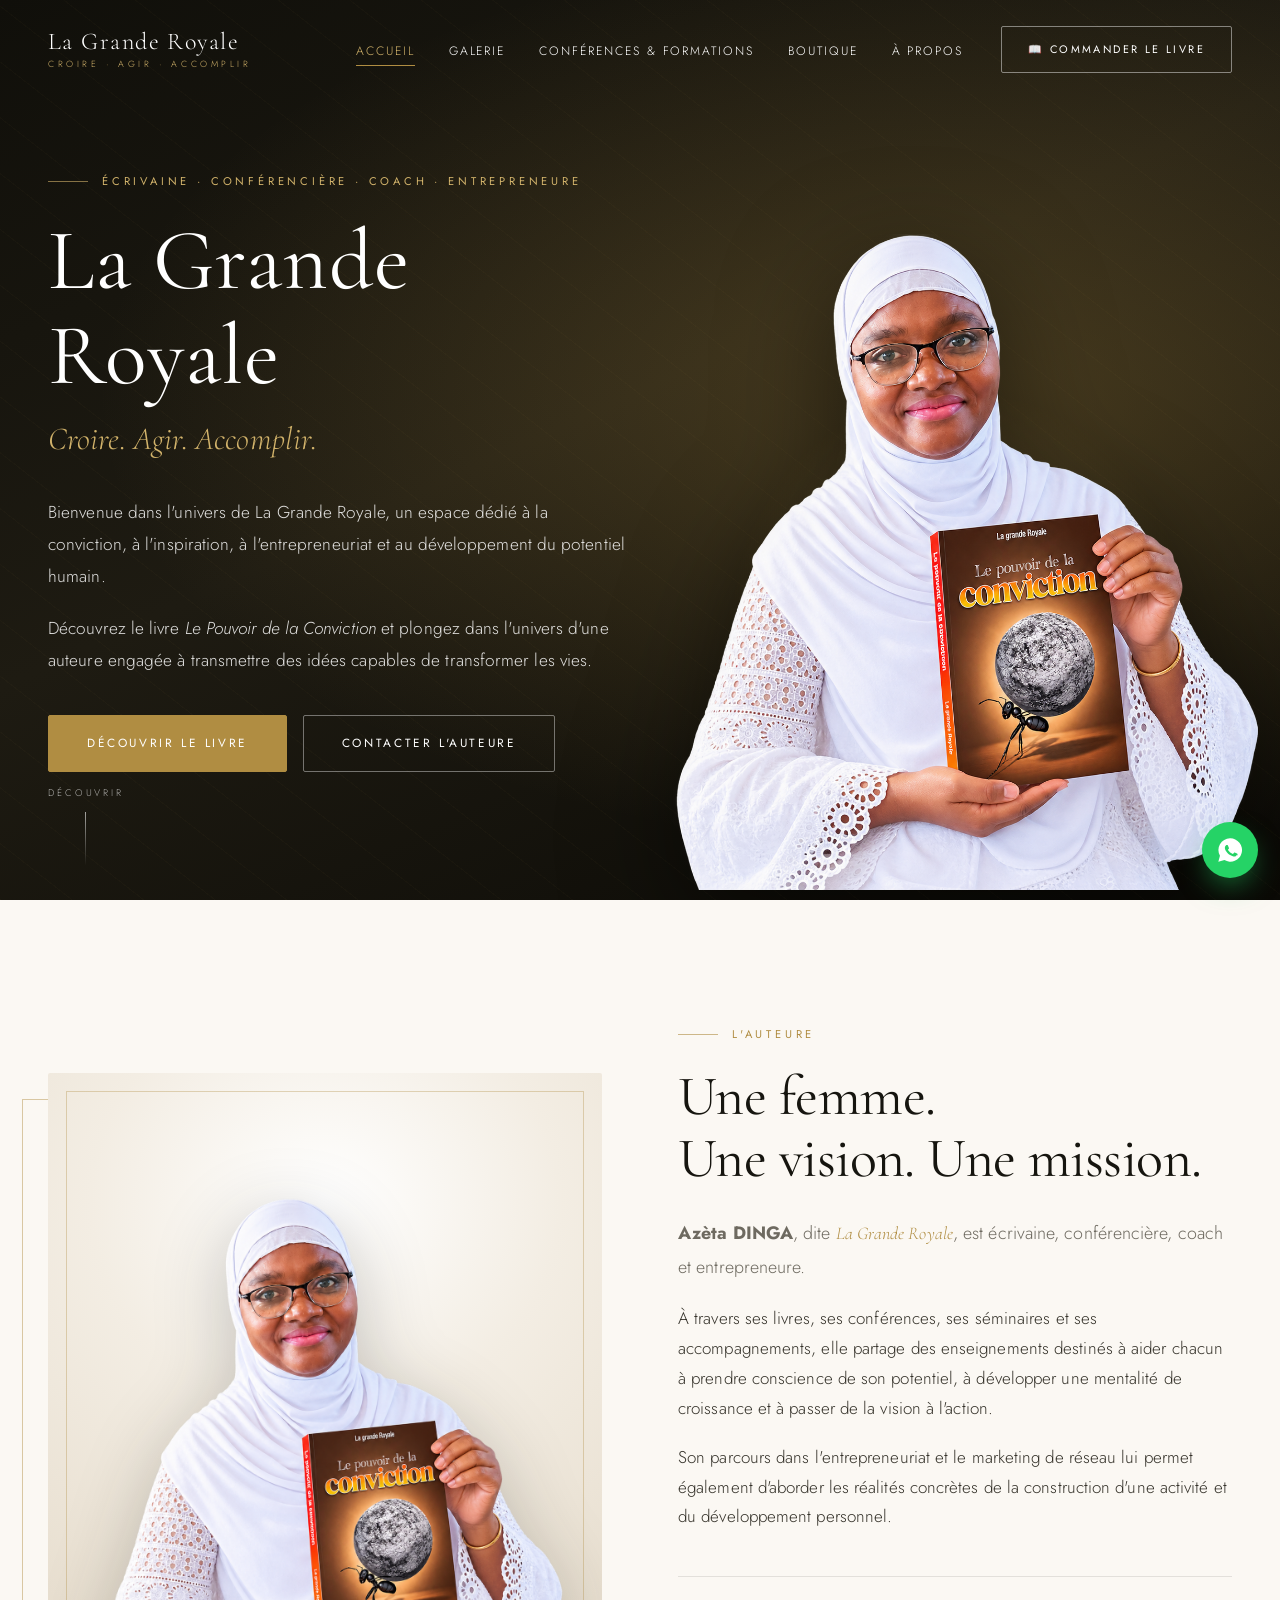
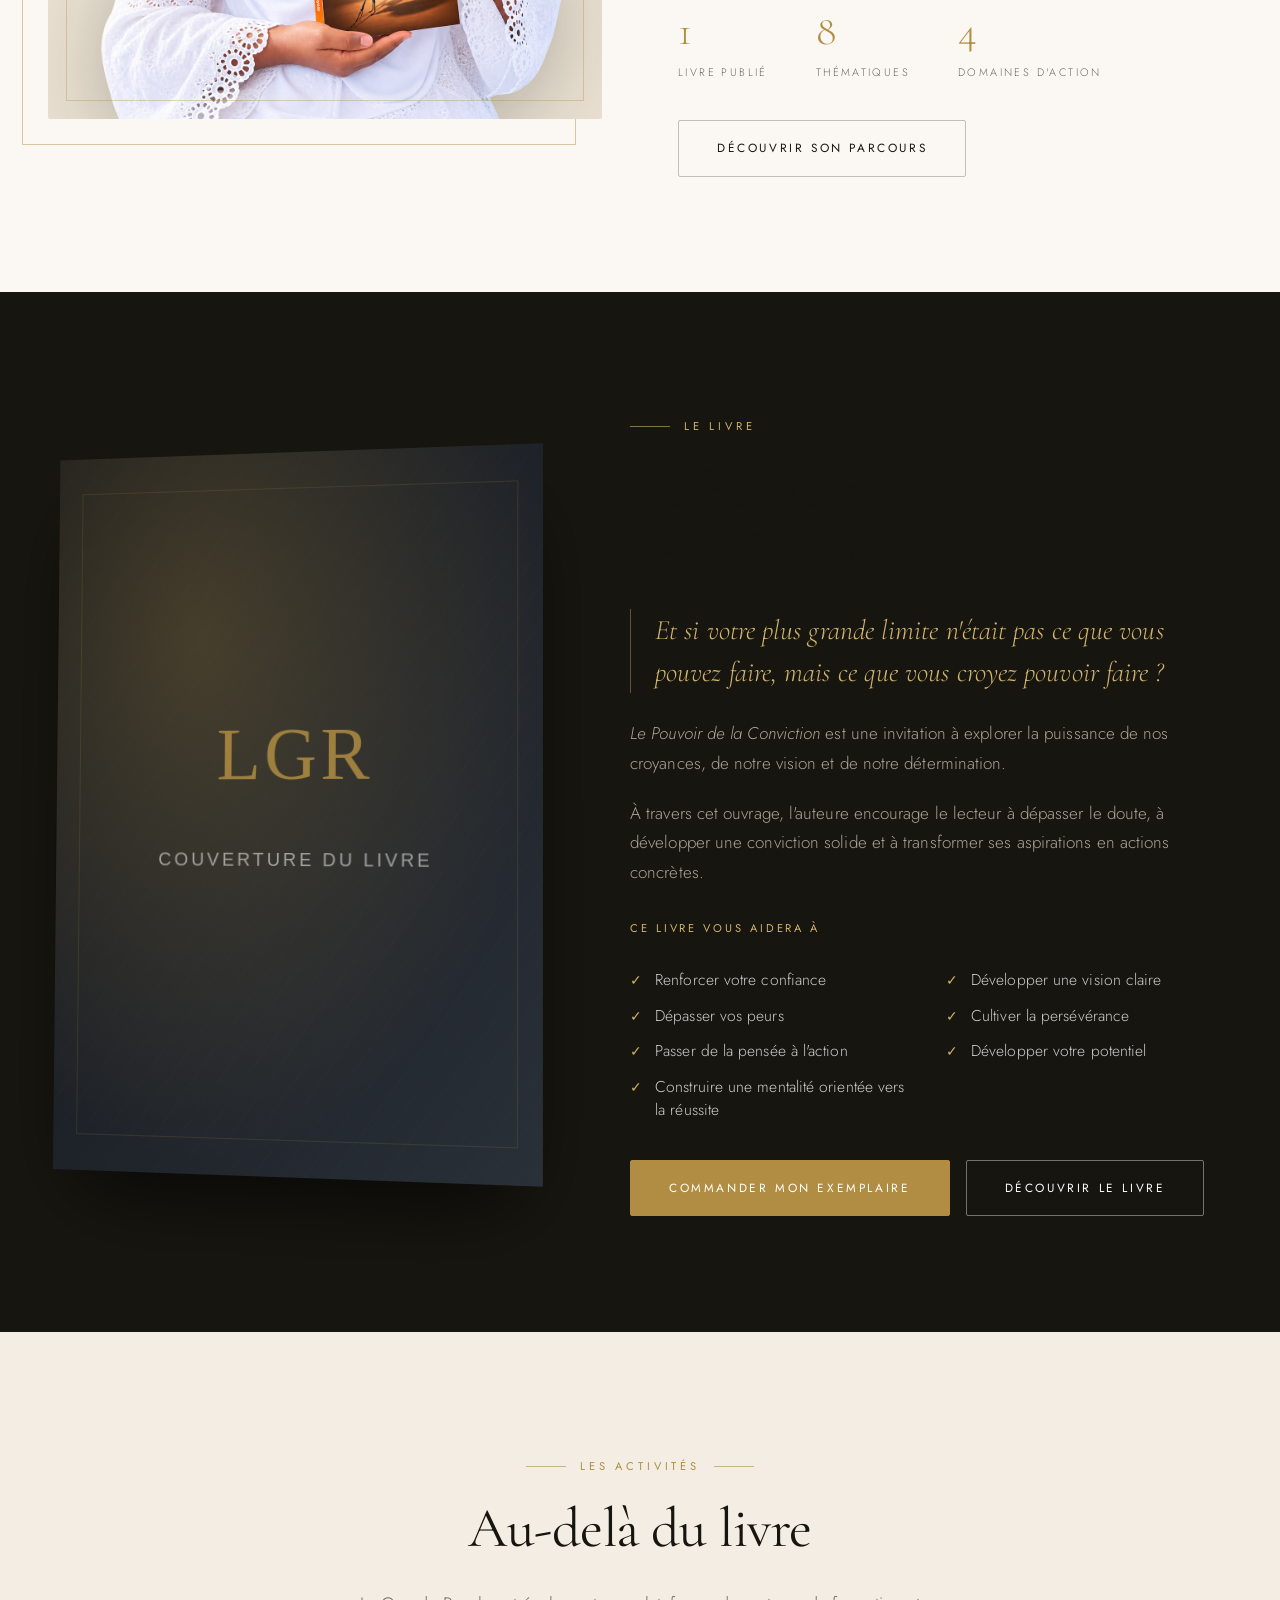
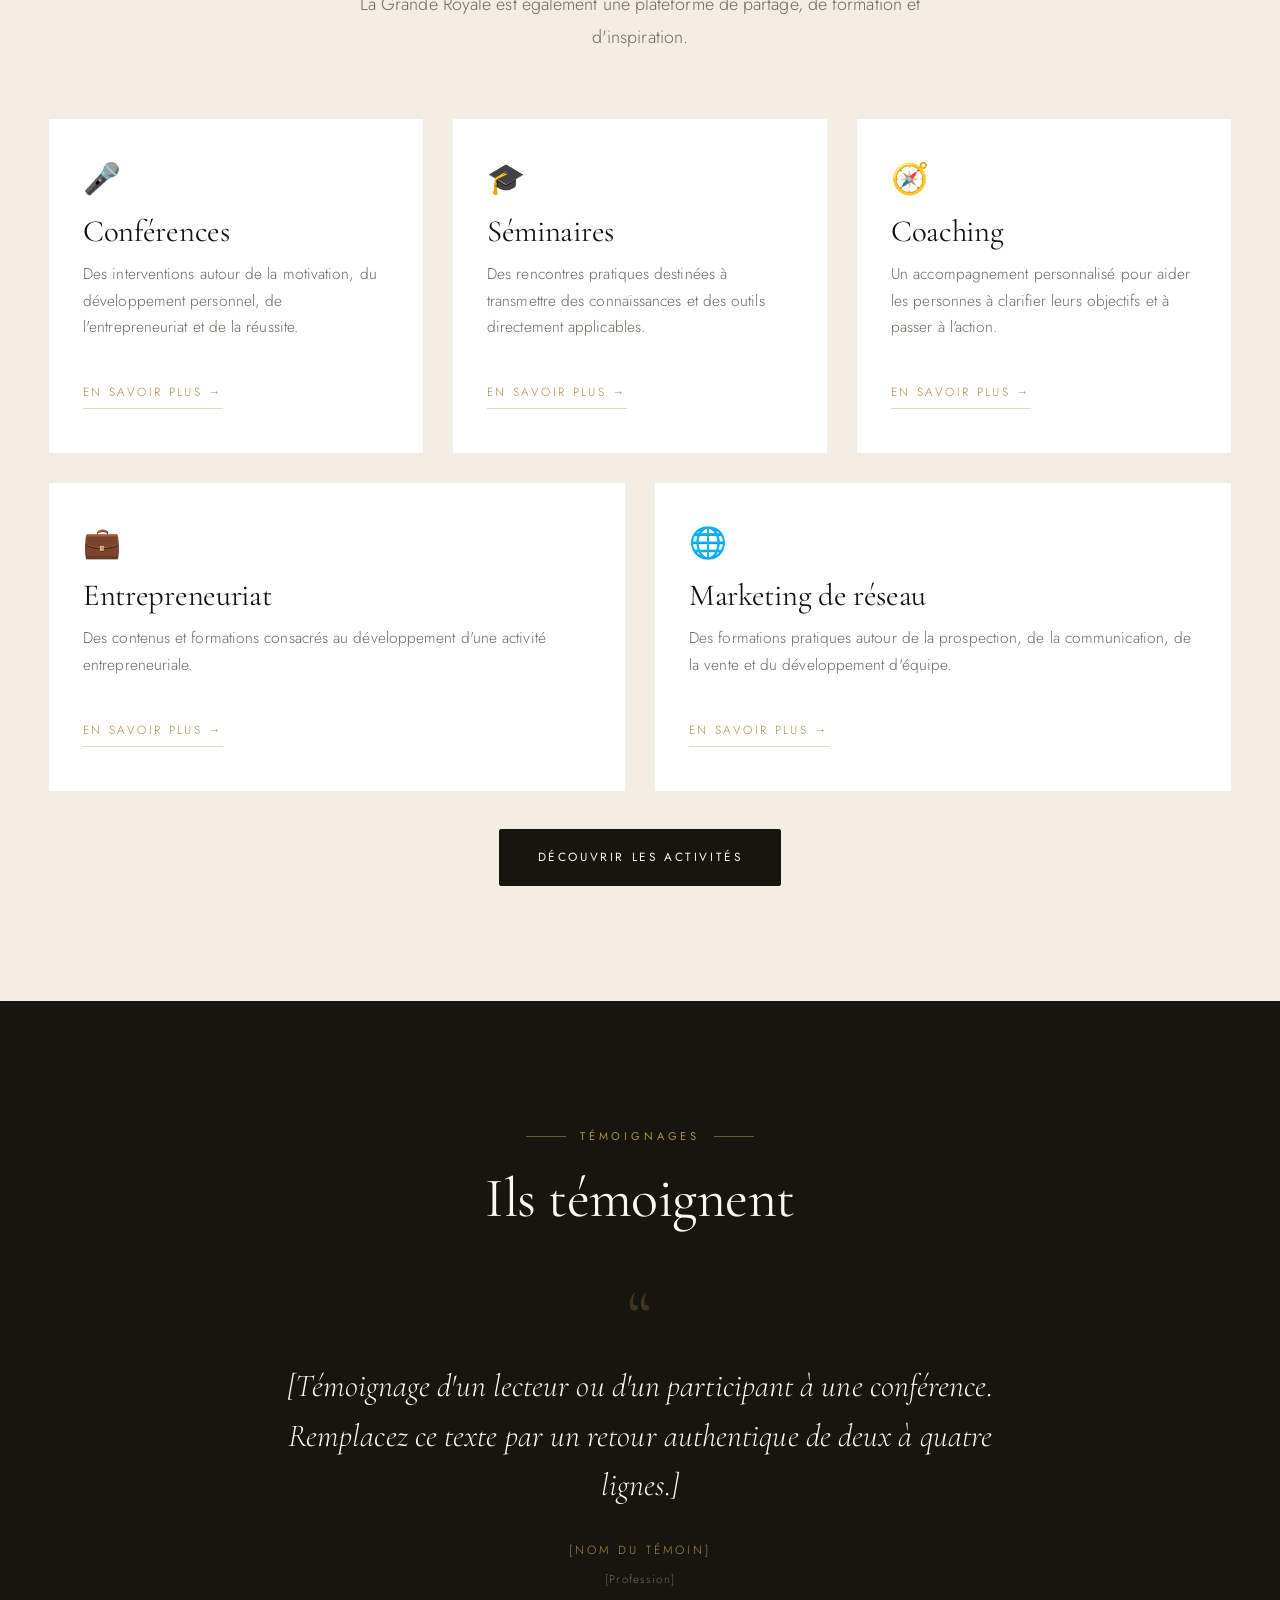
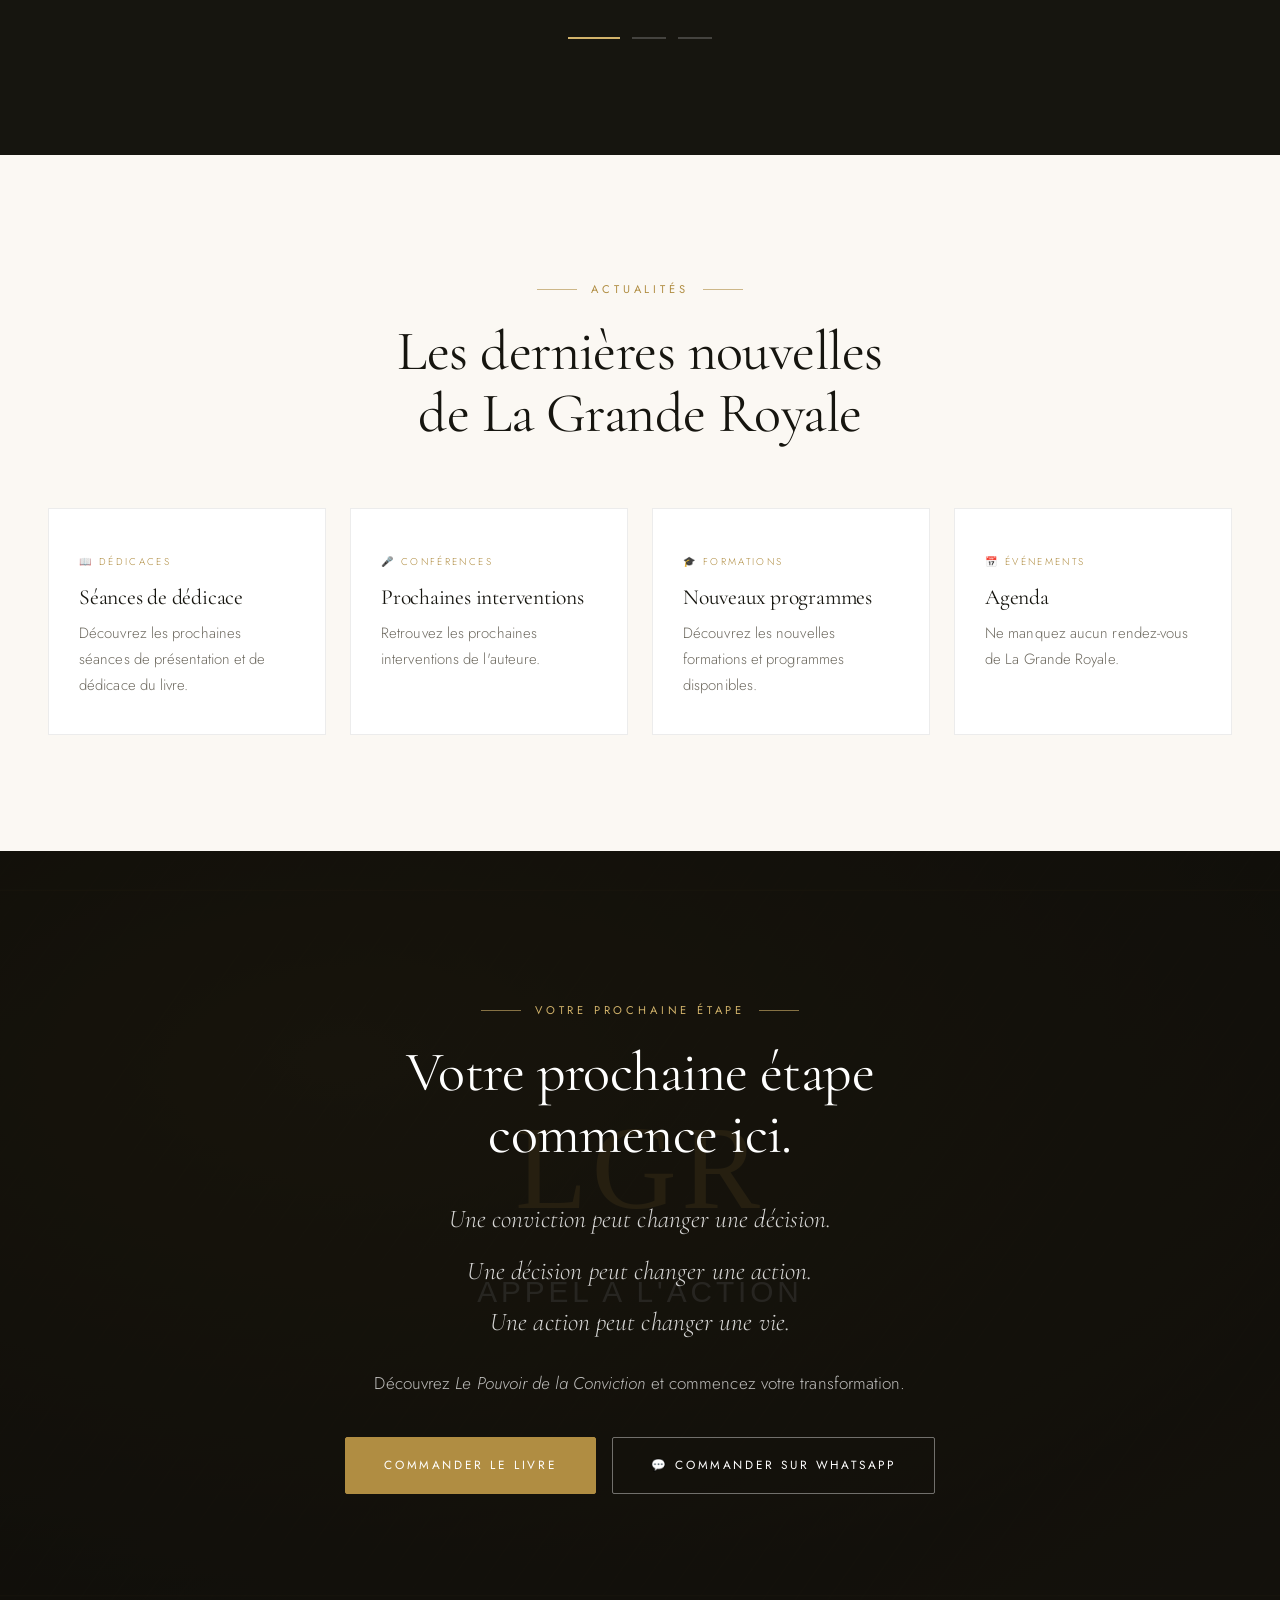
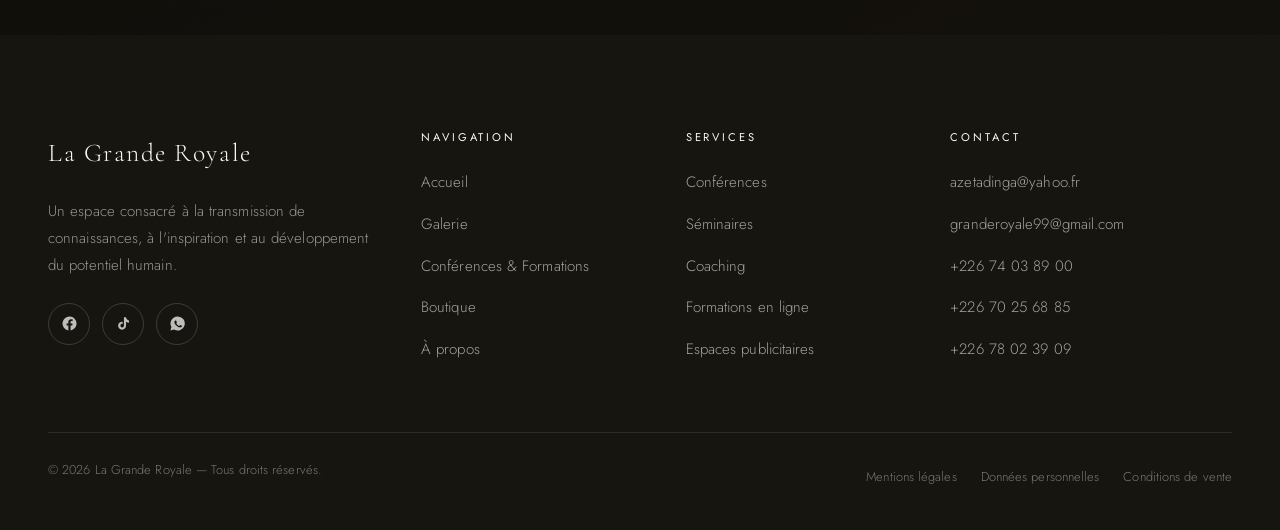
<file: docs/index.html>
<!DOCTYPE html>
<html lang="fr">
<head>
<meta charset="UTF-8">
<meta name="viewport" content="width=device-width, initial-scale=1">
<title>La Grande Royale — Croire. Agir. Accomplir.</title>
<meta name="description" content="La Grande Royale : l'univers d'Azèta DINGA, écrivaine, conférencière, coach et entrepreneure. Découvrez le livre « Le Pouvoir de la Conviction », les conférences, séminaires et accompagnements.">
<meta name="author" content="Azèta DINGA — La Grande Royale">
<meta property="og:title" content="La Grande Royale — Croire. Agir. Accomplir.">
<meta property="og:description" content="Découvrez le livre « Le Pouvoir de la Conviction » et l'univers d'une auteure, conférencière, coach et entrepreneure.">
<meta property="og:type" content="website">
<meta property="og:image" content="assets/img/azeta-dinga.png">
<link rel="icon" type="image/svg+xml" href="assets/img/favicon.svg">
<link rel="preconnect" href="https://fonts.googleapis.com">
<link rel="preconnect" href="https://fonts.gstatic.com" crossorigin>
<link href="https://fonts.googleapis.com/css2?family=Cormorant+Garamond:ital,wght@0,300;0,400;0,500;0,600;1,300;1,400&family=Jost:wght@200;300;400;500&display=swap" rel="stylesheet">
<link rel="stylesheet" href="assets/css/style.css">
</head>
<body>

<div class="progression" aria-hidden="true"></div>

<!-- ====================== EN-TÊTE ====================== -->
<header class="entete entete--transparent">
  <div class="conteneur entete__interieur">
    <a href="index.html" class="logo" aria-label="La Grande Royale, accueil">
      <span class="logo__nom">La Grande Royale</span>
      <span class="logo__baseline">Croire · Agir · Accomplir</span>
    </a>

    <button class="burger" aria-label="Ouvrir le menu" aria-expanded="false" aria-controls="navigation">
      <span></span><span></span><span></span>
    </button>

    <nav class="nav" id="navigation" aria-label="Navigation principale">
      <ul class="nav__liste">
        <li><a class="nav__lien actif" href="index.html">Accueil</a></li>
        <li><a class="nav__lien" href="galerie.html">Galerie</a></li>
        <li><a class="nav__lien" href="conferences.html">Conférences &amp; Formations</a></li>
        <li><a class="nav__lien" href="boutique.html">Boutique</a></li>
        <li><a class="nav__lien" href="a-propos.html">À propos</a></li>
      </ul>
      <a href="boutique.html#commander" class="btn btn--plein btn--petit"><span>📖 Commander le livre</span></a>
    </nav>
  </div>
</header>

<main>

<!-- ====================== HÉROS ====================== -->
<section class="heros">
  <div class="conteneur heros__grille">
    <div class="heros__contenu">
      <span class="surtitre" data-anim>Écrivaine · Conférencière · Coach · Entrepreneure</span>
      <h1 data-anim data-delai="100">La Grande Royale</h1>
      <p class="heros__devise" data-anim data-delai="200">Croire. Agir. Accomplir.</p>
      <p class="heros__texte" data-anim data-delai="300">
        Bienvenue dans l'univers de La Grande Royale, un espace dédié à la conviction,
        à l'inspiration, à l'entrepreneuriat et au développement du potentiel humain.
      </p>
      <p class="heros__texte" data-anim data-delai="380" style="margin-top:16px">
        Découvrez le livre <em>Le Pouvoir de la Conviction</em> et plongez dans l'univers d'une auteure
        engagée à transmettre des idées capables de transformer les vies.
      </p>
      <div class="groupe-btn" data-anim data-delai="460">
        <a href="#le-livre" class="btn btn--or"><span>Découvrir le livre</span></a>
        <a href="a-propos.html#contact" class="btn btn--contour-clair"><span>Contacter l'auteure</span></a>
      </div>
    </div>

    <div class="heros__portrait">
      <img src="assets/img/azeta-dinga.png"
           alt="Azèta DINGA, La Grande Royale, tenant son livre Le Pouvoir de la Conviction"
           fetchpriority="high">
    </div>
  </div>

  <a href="#l-auteure" class="heros__defiler" aria-label="Faire défiler vers le bas">Découvrir</a>
</section>

<!-- ====================== L'AUTEURE ====================== -->
<section class="section" id="l-auteure">
  <div class="conteneur">
    <div class="grille-2">
      <div class="media-decale" data-anim="gauche">
        <div class="portrait-panel">
          <img src="assets/img/azeta-dinga.png"
               alt="Azèta DINGA, dite La Grande Royale, avec son livre" loading="lazy">
        </div>
      </div>

      <div data-anim="droite">
        <span class="surtitre">L'auteure</span>
        <h2>Une femme.<br>Une vision. Une mission.</h2>
        <p class="chapo">
          <strong>Azèta DINGA</strong>, dite <span class="italique-or">La Grande Royale</span>,
          est écrivaine, conférencière, coach et entrepreneure.
        </p>
        <p>
          À travers ses livres, ses conférences, ses séminaires et ses accompagnements, elle partage
          des enseignements destinés à aider chacun à prendre conscience de son potentiel,
          à développer une mentalité de croissance et à passer de la vision à l'action.
        </p>
        <p>
          Son parcours dans l'entrepreneuriat et le marketing de réseau lui permet également d'aborder
          les réalités concrètes de la construction d'une activité et du développement personnel.
        </p>

        <div class="stats">
          <div class="stat">
            <div class="stat__nombre"><span data-compteur="1" data-suffixe="">0</span></div>
            <div class="stat__label">Livre publié</div>
          </div>
          <div class="stat">
            <div class="stat__nombre"><span data-compteur="8" data-suffixe="">0</span></div>
            <div class="stat__label">Thématiques</div>
          </div>
          <div class="stat">
            <div class="stat__nombre"><span data-compteur="4" data-suffixe="">0</span></div>
            <div class="stat__label">Domaines d'action</div>
          </div>
        </div>

        <div class="groupe-btn">
          <a href="a-propos.html" class="btn btn--contour"><span>Découvrir son parcours</span></a>
        </div>
      </div>
    </div>
  </div>
</section>

<!-- ====================== LE LIVRE ====================== -->
<section class="section livre" id="le-livre">
  <div class="conteneur">
    <div class="livre__grille">
      <div class="livre__couverture" data-anim="zoom">
        <img src="assets/img/livre-couverture.svg" alt="Couverture du livre Le Pouvoir de la Conviction">
      </div>

      <div data-anim="droite">
        <span class="surtitre">Le livre</span>
        <h2>Le Pouvoir<br>de la Conviction</h2>

        <p class="livre__question">
          Et si votre plus grande limite n'était pas ce que vous pouvez faire,
          mais ce que vous croyez pouvoir faire ?
        </p>

        <p>
          <em>Le Pouvoir de la Conviction</em> est une invitation à explorer la puissance de nos croyances,
          de notre vision et de notre détermination.
        </p>
        <p>
          À travers cet ouvrage, l'auteure encourage le lecteur à dépasser le doute, à développer
          une conviction solide et à transformer ses aspirations en actions concrètes.
        </p>

        <h4 style="margin-top:34px;font-family:var(--sans);font-size:.7rem;letter-spacing:.26em;text-transform:uppercase;color:var(--or-clair)">
          Ce livre vous aidera à
        </h4>
        <ul class="liste-benefices">
          <li>Renforcer votre confiance</li>
          <li>Développer une vision claire</li>
          <li>Dépasser vos peurs</li>
          <li>Cultiver la persévérance</li>
          <li>Passer de la pensée à l'action</li>
          <li>Développer votre potentiel</li>
          <li>Construire une mentalité orientée vers la réussite</li>
        </ul>

        <div class="groupe-btn">
          <a href="boutique.html#commander" class="btn btn--or"><span>Commander mon exemplaire</span></a>
          <a href="boutique.html" class="btn btn--contour-clair"><span>Découvrir le livre</span></a>
        </div>
      </div>
    </div>
  </div>
</section>

<!-- ====================== LES ACTIVITÉS ====================== -->
<section class="section section--sable" id="activites">
  <div class="conteneur">
    <div class="entete-section texte-centre" data-anim>
      <span class="surtitre centre">Les activités</span>
      <h2>Au-delà du livre</h2>
      <p class="chapo">
        La Grande Royale est également une plateforme de partage, de formation et d'inspiration.
      </p>
    </div>

    <div class="grille-3" style="margin-bottom:28px">
      <article class="carte" data-anim data-delai="0">
        <span class="carte__icone" aria-hidden="true">🎤</span>
        <h3>Conférences</h3>
        <p>Des interventions autour de la motivation, du développement personnel,
           de l'entrepreneuriat et de la réussite.</p>
        <a href="conferences.html#conferences" class="lien-fleche">En savoir plus →</a>
      </article>

      <article class="carte" data-anim data-delai="90">
        <span class="carte__icone" aria-hidden="true">🎓</span>
        <h3>Séminaires</h3>
        <p>Des rencontres pratiques destinées à transmettre des connaissances
           et des outils directement applicables.</p>
        <a href="conferences.html#seminaires" class="lien-fleche">En savoir plus →</a>
      </article>

      <article class="carte" data-anim data-delai="180">
        <span class="carte__icone" aria-hidden="true">🧭</span>
        <h3>Coaching</h3>
        <p>Un accompagnement personnalisé pour aider les personnes à clarifier
           leurs objectifs et à passer à l'action.</p>
        <a href="conferences.html#coaching" class="lien-fleche">En savoir plus →</a>
      </article>
    </div>

    <div class="grille-2" style="gap:28px;align-items:stretch">
      <article class="carte" data-anim data-delai="0">
        <span class="carte__icone" aria-hidden="true">💼</span>
        <h3>Entrepreneuriat</h3>
        <p>Des contenus et formations consacrés au développement d'une activité entrepreneuriale.</p>
        <a href="conferences.html#seminaires" class="lien-fleche">En savoir plus →</a>
      </article>

      <article class="carte" data-anim data-delai="90">
        <span class="carte__icone" aria-hidden="true">🌐</span>
        <h3>Marketing de réseau</h3>
        <p>Des formations pratiques autour de la prospection, de la communication,
           de la vente et du développement d'équipe.</p>
        <a href="conferences.html#seminaires" class="lien-fleche">En savoir plus →</a>
      </article>
    </div>

    <div class="texte-centre">
      <div class="groupe-btn">
        <a href="conferences.html" class="btn btn--plein"><span>Découvrir les activités</span></a>
      </div>
    </div>
  </div>
</section>

<!-- ====================== TÉMOIGNAGES ====================== -->
<section class="section section--encre temoignages">
  <div class="conteneur conteneur-etroit">
    <div class="entete-section texte-centre" data-anim>
      <span class="surtitre centre">Témoignages</span>
      <h2>Ils témoignent</h2>
    </div>

    <div class="carrousel" data-anim>
      <div class="carrousel__piste">

        <div class="carrousel__slide actif">
          <blockquote class="temoignage">
            <span class="guillemet" aria-hidden="true">“</span>
            <p class="temoignage__texte">[Témoignage d'un lecteur ou d'un participant à une conférence. Remplacez ce texte par un retour authentique de deux à quatre lignes.]</p>
            <footer>
              <div class="temoignage__auteur">[Nom du témoin]</div>
              <div class="temoignage__role">[Profession]</div>
            </footer>
          </blockquote>
        </div>

        <div class="carrousel__slide">
          <blockquote class="temoignage">
            <span class="guillemet" aria-hidden="true">“</span>
            <p class="temoignage__texte">[Deuxième témoignage. Idéalement un participant à un séminaire ou une personne accompagnée en coaching.]</p>
            <footer>
              <div class="temoignage__auteur">[Nom du témoin]</div>
              <div class="temoignage__role">[Profession]</div>
            </footer>
          </blockquote>
        </div>

        <div class="carrousel__slide">
          <blockquote class="temoignage">
            <span class="guillemet" aria-hidden="true">“</span>
            <p class="temoignage__texte">[Troisième témoignage. Par exemple un entrepreneur formé au marketing de réseau.]</p>
            <footer>
              <div class="temoignage__auteur">[Nom du témoin]</div>
              <div class="temoignage__role">[Profession]</div>
            </footer>
          </blockquote>
        </div>

      </div>

      <div class="carrousel__points" role="tablist" aria-label="Témoignages">
        <button class="point actif" role="tab" aria-selected="true"  aria-label="Témoignage 1"></button>
        <button class="point"       role="tab" aria-selected="false" aria-label="Témoignage 2"></button>
        <button class="point"       role="tab" aria-selected="false" aria-label="Témoignage 3"></button>
      </div>
    </div>
  </div>
</section>

<!-- ====================== ACTUALITÉS ====================== -->
<section class="section" id="actualites">
  <div class="conteneur">
    <div class="entete-section texte-centre" data-anim>
      <span class="surtitre centre">Actualités</span>
      <h2>Les dernières nouvelles<br>de La Grande Royale</h2>
    </div>

    <div class="grille-4">
      <a href="galerie.html" class="actu" data-anim data-delai="0">
        <span class="actu__etiquette">📖 Dédicaces</span>
        <h4>Séances de dédicace</h4>
        <p>Découvrez les prochaines séances de présentation et de dédicace du livre.</p>
      </a>
      <a href="conferences.html#conferences" class="actu" data-anim data-delai="80">
        <span class="actu__etiquette">🎤 Conférences</span>
        <h4>Prochaines interventions</h4>
        <p>Retrouvez les prochaines interventions de l'auteure.</p>
      </a>
      <a href="boutique.html#formations" class="actu" data-anim data-delai="160">
        <span class="actu__etiquette">🎓 Formations</span>
        <h4>Nouveaux programmes</h4>
        <p>Découvrez les nouvelles formations et programmes disponibles.</p>
      </a>
      <a href="galerie.html" class="actu" data-anim data-delai="240">
        <span class="actu__etiquette">📅 Événements</span>
        <h4>Agenda</h4>
        <p>Ne manquez aucun rendez-vous de La Grande Royale.</p>
      </a>
    </div>
  </div>
</section>

<!-- ====================== APPEL FINAL ====================== -->
<section class="appel">
  <div class="appel__media">
    <img src="assets/img/appel.svg" alt="">
  </div>
  <div class="conteneur conteneur-etroit" data-anim>
    <span class="surtitre centre">Votre prochaine étape</span>
    <h2>Votre prochaine étape<br>commence ici.</h2>
    <p class="mantra">
      <span>Une conviction peut changer une décision.</span>
      <span>Une décision peut changer une action.</span>
      <span>Une action peut changer une vie.</span>
    </p>
    <p style="color:rgba(255,255,255,.72);max-width:56ch;margin:22px auto 0">
      Découvrez <em>Le Pouvoir de la Conviction</em> et commencez votre transformation.
    </p>
    <div class="groupe-btn" style="justify-content:center">
      <a href="boutique.html#commander" class="btn btn--or"><span>Commander le livre</span></a>
      <a href="#" data-whatsapp="true" class="btn btn--contour-clair"><span>💬 Commander sur WhatsApp</span></a>
    </div>
  </div>
</section>

</main>

<!-- ====================== PIED DE PAGE ====================== -->
<footer class="pied">
  <div class="conteneur">
    <div class="pied__grille">
      <div>
        <span class="logo__nom">La Grande Royale</span>
        <p class="pied__texte">
          Un espace consacré à la transmission de connaissances, à l'inspiration
          et au développement du potentiel humain.
        </p>
        <div class="reseaux">
          <a href="https://www.facebook.com/share/1FHysP4hsX/" class="reseau" target="_blank" rel="noopener" aria-label="Facebook">
            <svg viewBox="0 0 24 24" aria-hidden="true"><path d="M22 12a10 10 0 1 0-11.6 9.9v-7H7.9V12h2.5V9.8c0-2.5 1.5-3.9 3.8-3.9 1.1 0 2.2.2 2.2.2v2.5h-1.3c-1.2 0-1.6.8-1.6 1.6V12h2.8l-.4 2.9h-2.4v7A10 10 0 0 0 22 12z"/></svg>
          </a>
          <a href="https://www.tiktok.com/@granderoyale99?_r=1&amp;_t=ZS-98nHWIzNS59" class="reseau" target="_blank" rel="noopener" aria-label="TikTok">
            <svg viewBox="0 0 24 24" aria-hidden="true"><path d="M16.6 5.8a4.3 4.3 0 0 1-1-2.8h-3v12.1a2.5 2.5 0 1 1-1.8-2.4V9.6a5.6 5.6 0 1 0 4.8 5.5V9.4a7.3 7.3 0 0 0 4.2 1.4V7.8a4.3 4.3 0 0 1-3.2-2z"/></svg>
          </a>
          <a href="#" data-whatsapp="true" class="reseau" aria-label="WhatsApp">
            <svg viewBox="0 0 24 24" aria-hidden="true"><path d="M12 2a10 10 0 0 0-8.6 15L2 22l5.2-1.4A10 10 0 1 0 12 2zm5.8 14.2c-.2.7-1.2 1.3-1.7 1.3-.5.1-1 .1-1.6-.1-.4-.1-.9-.3-1.5-.6-2.6-1.1-4.3-3.8-4.4-4-.1-.2-1-1.4-1-2.6s.6-1.8.9-2.1c.2-.2.5-.3.7-.3h.5c.2 0 .4 0 .6.5l.8 1.9c.1.2.1.3 0 .5l-.4.5-.3.3c-.1.1-.2.3 0 .5.2.3.7 1.2 1.6 2 1.1.9 1.9 1.2 2.2 1.3.2.1.4.1.5-.1l.8-.9c.2-.2.3-.2.5-.1l2 .9c.2.1.4.2.4.3.1.2.1.8-.1 1.4z"/></svg>
          </a>
        </div>
      </div>

      <div>
        <h4>Navigation</h4>
        <ul class="pied__liens">
          <li><a href="index.html">Accueil</a></li>
          <li><a href="galerie.html">Galerie</a></li>
          <li><a href="conferences.html">Conférences &amp; Formations</a></li>
          <li><a href="boutique.html">Boutique</a></li>
          <li><a href="a-propos.html">À propos</a></li>
        </ul>
      </div>

      <div>
        <h4>Services</h4>
        <ul class="pied__liens">
          <li><a href="conferences.html#conferences">Conférences</a></li>
          <li><a href="conferences.html#seminaires">Séminaires</a></li>
          <li><a href="conferences.html#coaching">Coaching</a></li>
          <li><a href="boutique.html#formations">Formations en ligne</a></li>
          <li><a href="boutique.html#publicite">Espaces publicitaires</a></li>
        </ul>
      </div>

      <div>
        <h4>Contact</h4>
        <ul class="pied__liens">
          <li><a href="mailto:azetadinga@yahoo.fr">azetadinga@yahoo.fr</a></li>
          <li><a href="mailto:granderoyale99@gmail.com">granderoyale99@gmail.com</a></li>
          <li><a href="tel:+22674038900">+226 74 03 89 00</a></li>
          <li><a href="tel:+22670256885">+226 70 25 68 85</a></li>
          <li><a href="tel:+22678023909">+226 78 02 39 09</a></li>
        </ul>
      </div>
    </div>

    <div class="pied__bas">
      <p>© <span data-annee>2026</span> La Grande Royale — Tous droits réservés.</p>
      <nav aria-label="Liens légaux">
        <a href="a-propos.html#mentions-legales">Mentions légales</a>
        <a href="a-propos.html#mentions-legales">Données personnelles</a>
        <a href="a-propos.html#mentions-legales">Conditions de vente</a>
      </nav>
    </div>
  </div>
</footer>

<a href="#" data-whatsapp="true" class="flottant-whatsapp" aria-label="Commander sur WhatsApp">
  <svg viewBox="0 0 24 24" aria-hidden="true"><path d="M12 2a10 10 0 0 0-8.6 15L2 22l5.2-1.4A10 10 0 1 0 12 2zm5.8 14.2c-.2.7-1.2 1.3-1.7 1.3-.5.1-1 .1-1.6-.1-.4-.1-.9-.3-1.5-.6-2.6-1.1-4.3-3.8-4.4-4-.1-.2-1-1.4-1-2.6s.6-1.8.9-2.1c.2-.2.5-.3.7-.3h.5c.2 0 .4 0 .6.5l.8 1.9c.1.2.1.3 0 .5l-.4.5-.3.3c-.1.1-.2.3 0 .5.2.3.7 1.2 1.6 2 1.1.9 1.9 1.2 2.2 1.3.2.1.4.1.5-.1l.8-.9c.2-.2.3-.2.5-.1l2 .9c.2.1.4.2.4.3.1.2.1.8-.1 1.4z"/></svg>
</a>

<script src="assets/js/script.js"></script>
</body>
</html>
</file>
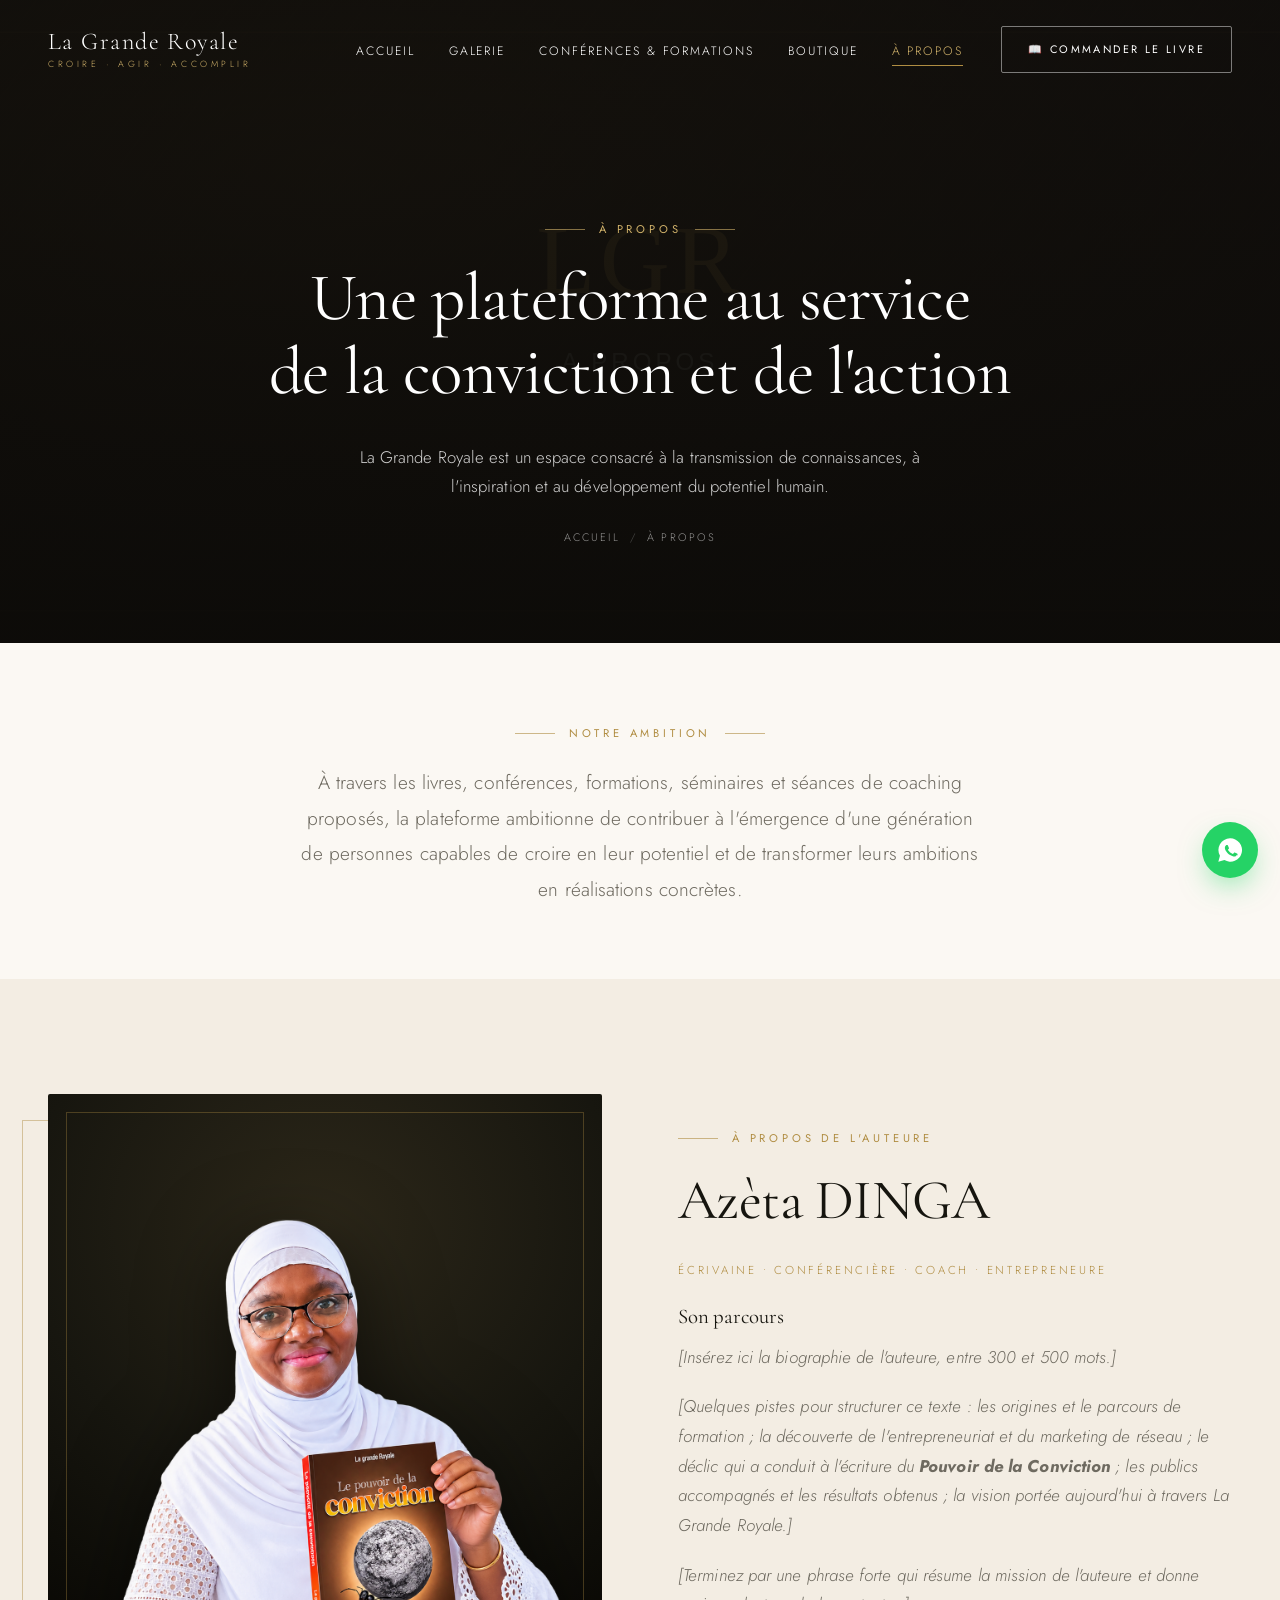
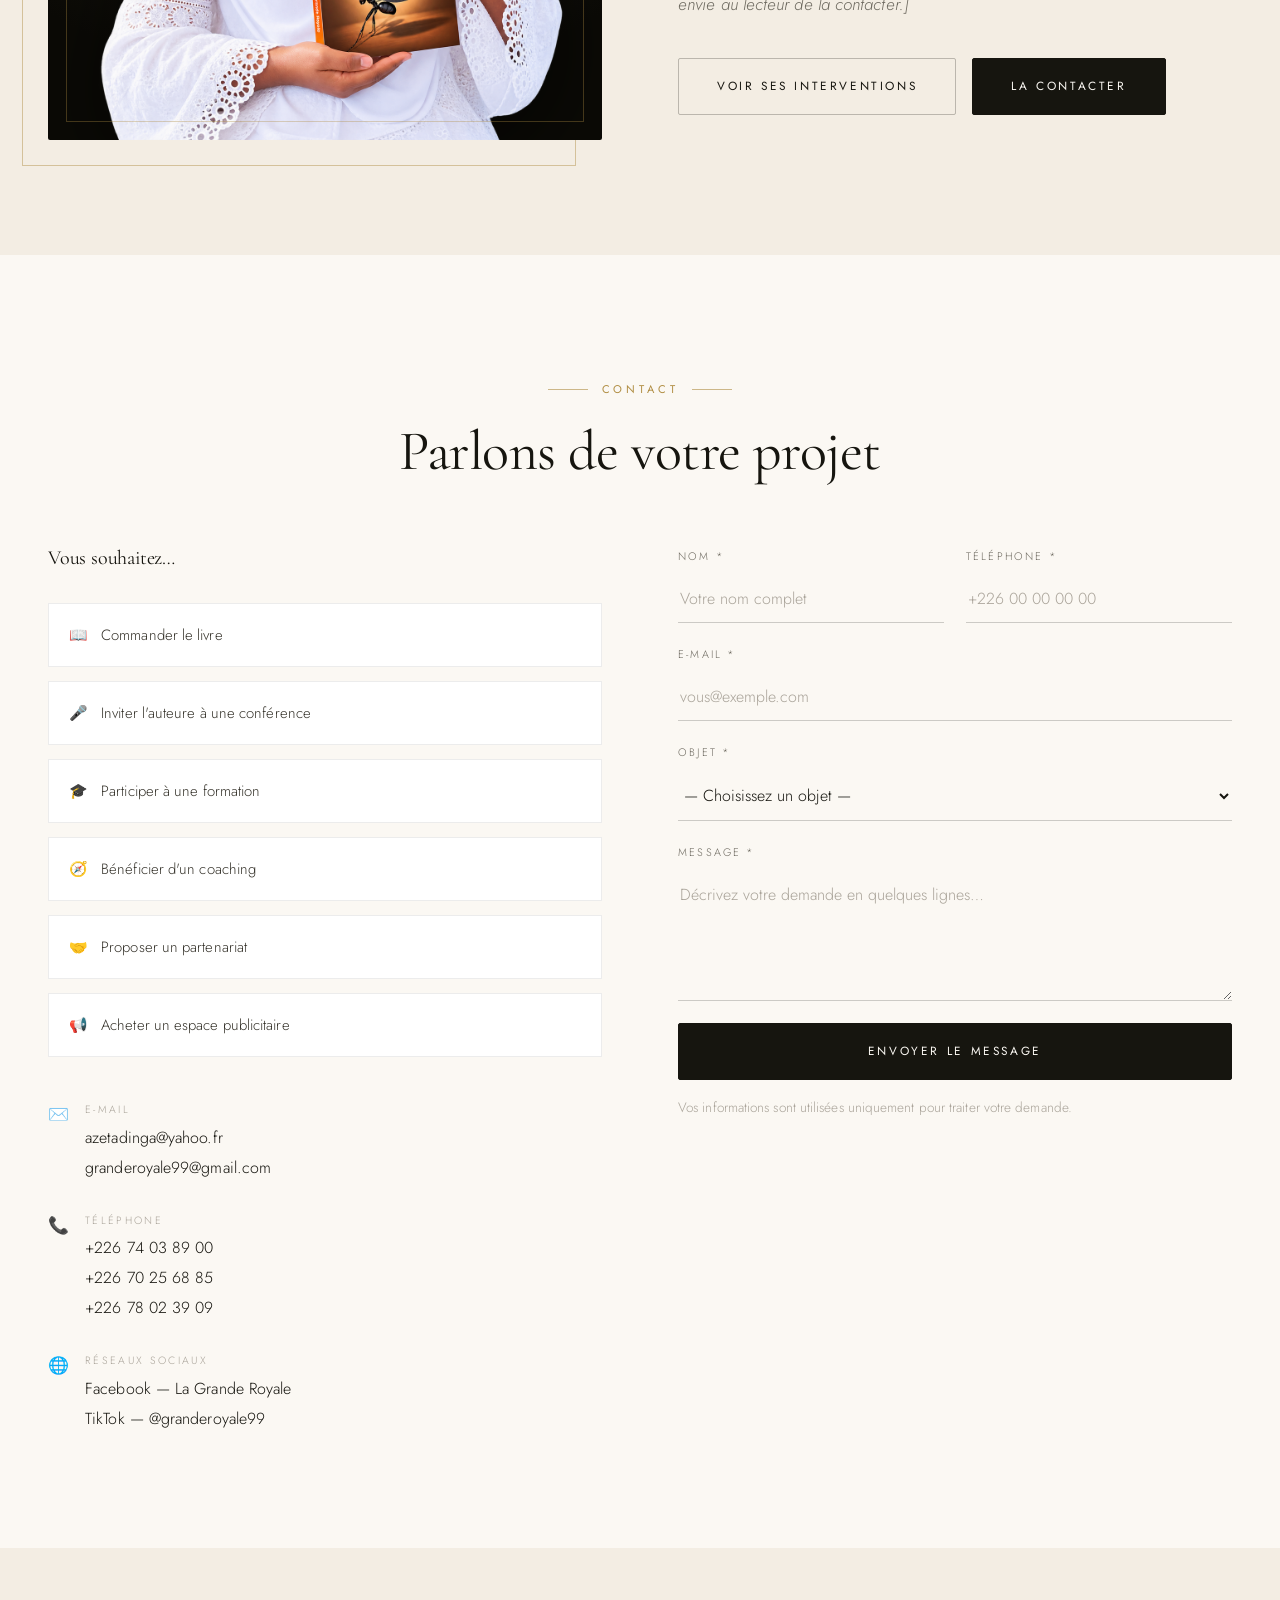
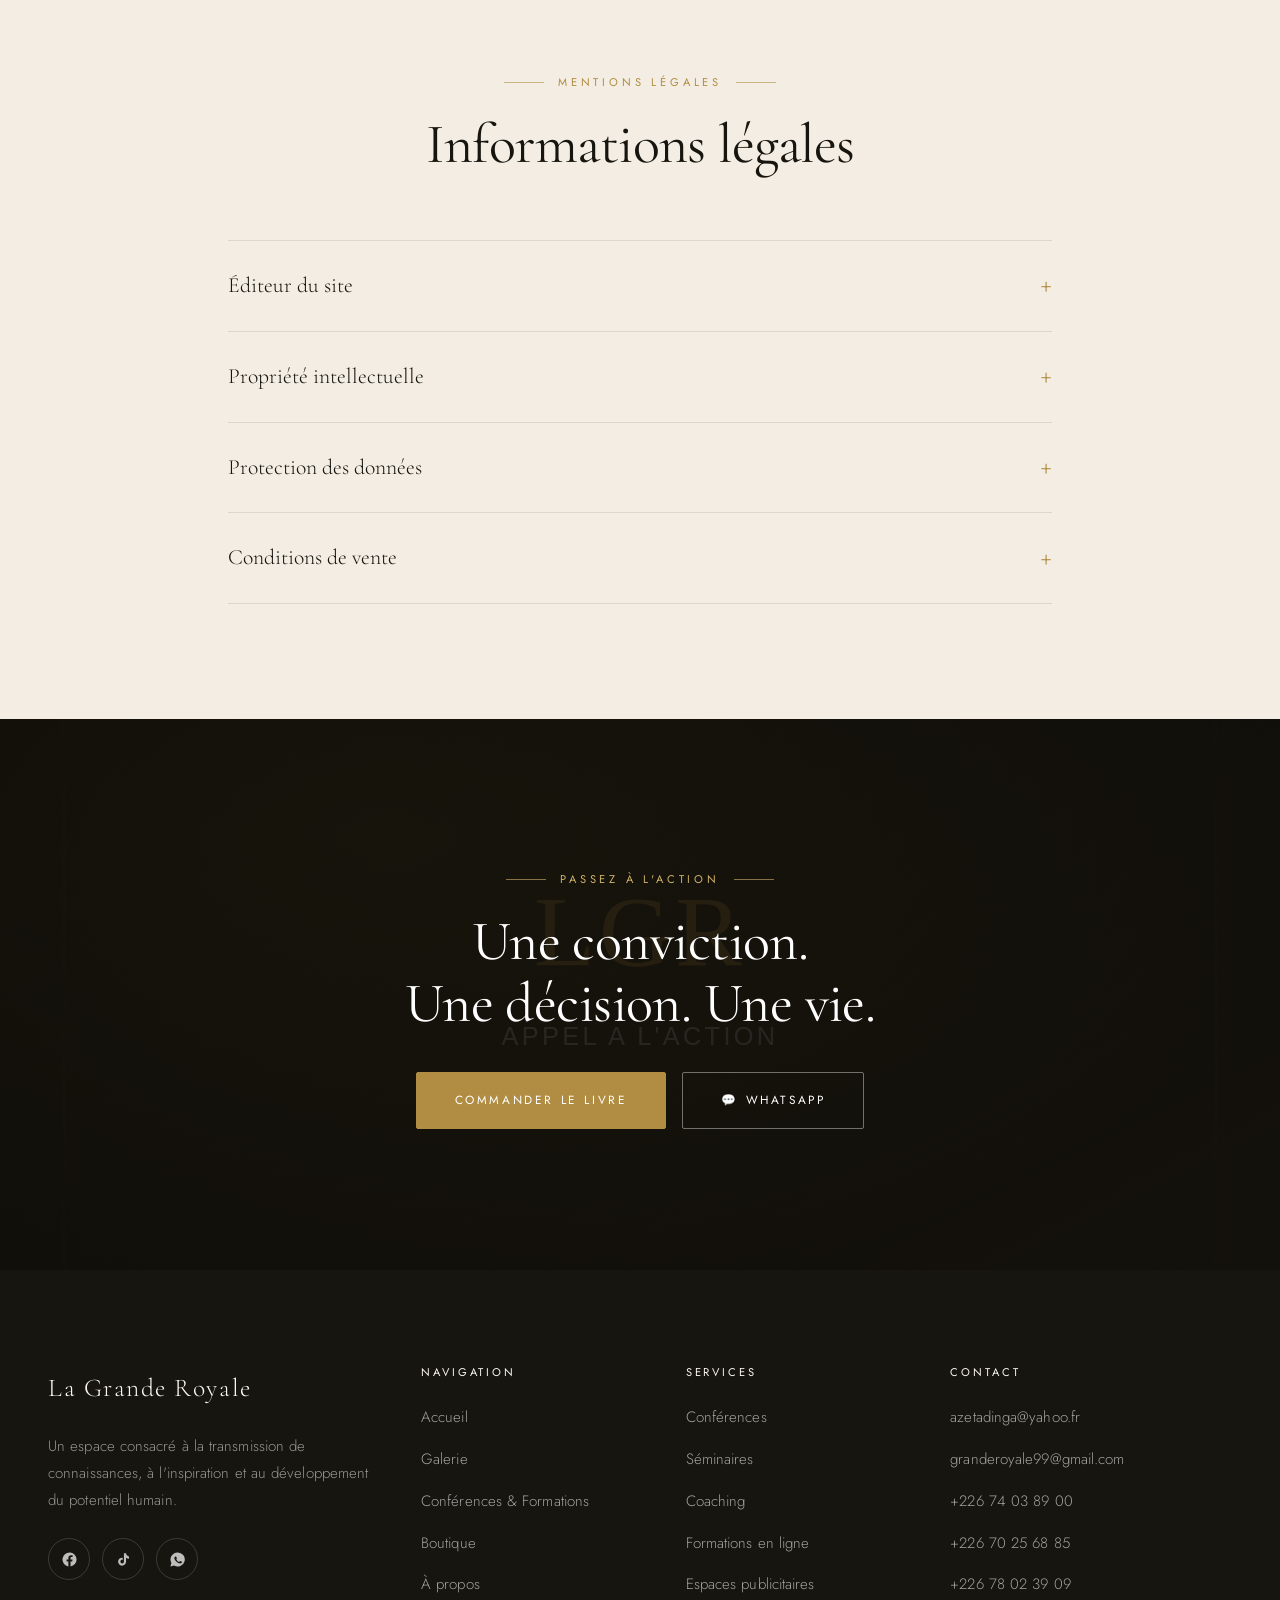
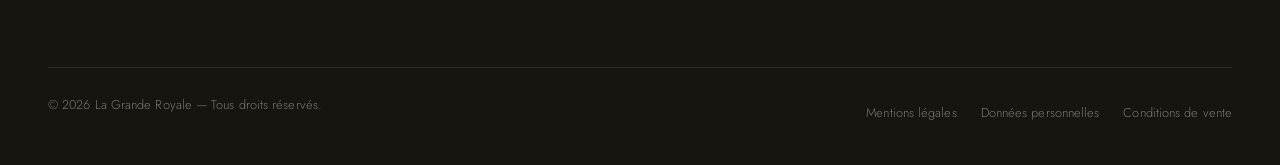
<file: docs/a-propos.html>
<!DOCTYPE html>
<html lang="fr">
<head>
<meta charset="UTF-8">
<meta name="viewport" content="width=device-width, initial-scale=1">
<title>À propos &amp; Contact — La Grande Royale</title>
<meta name="description" content="À propos de La Grande Royale et d'Azèta DINGA : parcours, mission, contact et mentions légales.">
<link rel="icon" type="image/svg+xml" href="assets/img/favicon.svg">
<link rel="preconnect" href="https://fonts.googleapis.com">
<link rel="preconnect" href="https://fonts.gstatic.com" crossorigin>
<link href="https://fonts.googleapis.com/css2?family=Cormorant+Garamond:ital,wght@0,300;0,400;0,500;0,600;1,300;1,400&family=Jost:wght@200;300;400;500&display=swap" rel="stylesheet">
<link rel="stylesheet" href="assets/css/style.css">
</head>
<body>

<div class="progression" aria-hidden="true"></div>

<header class="entete entete--transparent">
  <div class="conteneur entete__interieur">
    <a href="index.html" class="logo" aria-label="La Grande Royale, accueil">
      <span class="logo__nom">La Grande Royale</span>
      <span class="logo__baseline">Croire · Agir · Accomplir</span>
    </a>
    <button class="burger" aria-label="Ouvrir le menu" aria-expanded="false" aria-controls="navigation">
      <span></span><span></span><span></span>
    </button>
    <nav class="nav" id="navigation" aria-label="Navigation principale">
      <ul class="nav__liste">
        <li><a class="nav__lien" href="index.html">Accueil</a></li>
        <li><a class="nav__lien" href="galerie.html">Galerie</a></li>
        <li><a class="nav__lien" href="conferences.html">Conférences &amp; Formations</a></li>
        <li><a class="nav__lien" href="boutique.html">Boutique</a></li>
        <li><a class="nav__lien actif" href="a-propos.html">À propos</a></li>
      </ul>
      <a href="boutique.html#commander" class="btn btn--plein btn--petit"><span>📖 Commander le livre</span></a>
    </nav>
  </div>
</header>

<main>

<!-- ====================== BANNIÈRE ====================== -->
<section class="heros-page">
  <div class="heros-page__media"><img src="assets/img/banniere-apropos.svg" alt=""></div>
  <div class="conteneur">
    <span class="surtitre centre" data-anim>À propos</span>
    <h1 data-anim data-delai="80">Une plateforme au service<br>de la conviction et de l'action</h1>
    <p class="heros-page__texte" data-anim data-delai="160">
      La Grande Royale est un espace consacré à la transmission de connaissances,
      à l'inspiration et au développement du potentiel humain.
    </p>
    <p class="ariane" data-anim data-delai="240">
      <a href="index.html">Accueil</a><span>/</span>À propos
    </p>
  </div>
</section>

<!-- ====================== LA PLATEFORME ====================== -->
<section class="section section--compacte">
  <div class="conteneur conteneur-etroit texte-centre" data-anim>
    <span class="surtitre centre">Notre ambition</span>
    <p class="chapo" style="font-size:1.2rem">
      À travers les livres, conférences, formations, séminaires et séances de coaching proposés,
      la plateforme ambitionne de contribuer à l'émergence d'une génération de personnes capables
      de croire en leur potentiel et de transformer leurs ambitions en réalisations concrètes.
    </p>
  </div>
</section>

<!-- ====================== L'AUTEURE ====================== -->
<section class="section section--sable" id="auteure">
  <div class="conteneur">
    <div class="grille-2">
      <div class="media-decale" data-anim="gauche">
        <div class="portrait-panel portrait-panel--sombre">
          <img src="assets/img/azeta-dinga.png"
               alt="Azèta DINGA, dite La Grande Royale, écrivaine et conférencière" loading="lazy">
        </div>
      </div>

      <div data-anim="droite">
        <span class="surtitre">À propos de l'auteure</span>
        <h2>Azèta DINGA</h2>
        <p style="font-size:.72rem;letter-spacing:.24em;text-transform:uppercase;color:var(--or);margin-bottom:26px">
          Écrivaine • Conférencière • Coach • Entrepreneure
        </p>

        <h3 style="font-size:1.3rem;margin-bottom:14px">Son parcours</h3>
        <p style="color:var(--gris)">
          <em>[Insérez ici la biographie de l'auteure, entre 300 et 500 mots.]</em>
        </p>
        <p style="color:var(--gris)">
          <em>[Quelques pistes pour structurer ce texte : les origines et le parcours de formation ;
          la découverte de l'entrepreneuriat et du marketing de réseau ; le déclic qui a conduit
          à l'écriture du <strong>Pouvoir de la Conviction</strong> ; les publics accompagnés
          et les résultats obtenus ; la vision portée aujourd'hui à travers La Grande Royale.]</em>
        </p>
        <p style="color:var(--gris)">
          <em>[Terminez par une phrase forte qui résume la mission de l'auteure et donne envie
          au lecteur de la contacter.]</em>
        </p>

        <div class="groupe-btn">
          <a href="conferences.html" class="btn btn--contour"><span>Voir ses interventions</span></a>
          <a href="#contact" class="btn btn--plein"><span>La contacter</span></a>
        </div>
      </div>
    </div>
  </div>
</section>

<!-- ====================== CONTACT ====================== -->
<section class="section" id="contact">
  <div class="conteneur">
    <div class="entete-section texte-centre" data-anim>
      <span class="surtitre centre">Contact</span>
      <h2>Parlons de votre projet</h2>
    </div>

    <div class="grille-2" style="align-items:start">

      <div data-anim="gauche">
        <h3 style="font-size:1.25rem">Vous souhaitez…</h3>
        <div class="liste-souhaits" style="grid-template-columns:1fr">
          <div class="souhait"><span>📖</span><span>Commander le livre</span></div>
          <div class="souhait"><span>🎤</span><span>Inviter l'auteure à une conférence</span></div>
          <div class="souhait"><span>🎓</span><span>Participer à une formation</span></div>
          <div class="souhait"><span>🧭</span><span>Bénéficier d'un coaching</span></div>
          <div class="souhait"><span>🤝</span><span>Proposer un partenariat</span></div>
          <div class="souhait"><span>📢</span><span>Acheter un espace publicitaire</span></div>
        </div>

        <div class="bloc-contact" style="margin-top:44px">
          <div class="contact-ligne">
            <span class="contact-ligne__icone">✉️</span>
            <div>
              <div class="contact-ligne__label">E-mail</div>
              <div class="contact-ligne__valeur">
                <div><a href="mailto:azetadinga@yahoo.fr">azetadinga@yahoo.fr</a></div>
                <div><a href="mailto:granderoyale99@gmail.com">granderoyale99@gmail.com</a></div>
              </div>
            </div>
          </div>

          <div class="contact-ligne">
            <span class="contact-ligne__icone">📞</span>
            <div>
              <div class="contact-ligne__label">Téléphone</div>
              <div class="contact-ligne__valeur">
                <div><a href="tel:+22674038900">+226 74 03 89 00</a></div>
                <div><a href="tel:+22670256885">+226 70 25 68 85</a></div>
                <div><a href="tel:+22678023909">+226 78 02 39 09</a></div>
              </div>
            </div>
          </div>

          <div class="contact-ligne">
            <span class="contact-ligne__icone">🌐</span>
            <div>
              <div class="contact-ligne__label">Réseaux sociaux</div>
              <div class="contact-ligne__valeur">
                <div><a href="https://www.facebook.com/share/1FHysP4hsX/" target="_blank" rel="noopener">Facebook — La Grande Royale</a></div>
                <div><a href="https://www.tiktok.com/@granderoyale99?_r=1&amp;_t=ZS-98nHWIzNS59" target="_blank" rel="noopener">TikTok — @granderoyale99</a></div>
              </div>
            </div>
          </div>
        </div>
      </div>

      <div data-anim="droite">
        <form class="formulaire" novalidate>
          <div class="champ">
            <label for="nom">Nom *</label>
            <input type="text" id="nom" name="nom" placeholder="Votre nom complet" required>
            <span class="champ__erreur">Merci d'indiquer votre nom.</span>
          </div>

          <div class="champ">
            <label for="telephone">Téléphone *</label>
            <input type="tel" id="telephone" name="telephone" placeholder="+226 00 00 00 00" required>
            <span class="champ__erreur">Merci d'indiquer un numéro valide.</span>
          </div>

          <div class="champ champ--large">
            <label for="email">E-mail *</label>
            <input type="email" id="email" name="email" placeholder="vous@exemple.com" required>
            <span class="champ__erreur">Merci d'indiquer une adresse e-mail valide.</span>
          </div>

          <div class="champ champ--large">
            <label for="objet">Objet *</label>
            <select id="objet" name="objet" required>
              <option value="">— Choisissez un objet —</option>
              <option value="Commande du livre">Commande du livre</option>
              <option value="Conférence">Inviter l'auteure à une conférence</option>
              <option value="Séminaire">Organiser un séminaire</option>
              <option value="Formation">Participer à une formation</option>
              <option value="Coaching">Bénéficier d'un coaching</option>
              <option value="Partenariat">Proposer un partenariat</option>
              <option value="Espace publicitaire">Acheter un espace publicitaire</option>
              <option value="Autre">Autre demande</option>
            </select>
            <span class="champ__erreur">Merci de choisir un objet.</span>
          </div>

          <div class="champ champ--large">
            <label for="message">Message *</label>
            <textarea id="message" name="message" placeholder="Décrivez votre demande en quelques lignes…" required></textarea>
            <span class="champ__erreur">Merci d'écrire votre message.</span>
          </div>

          <p class="message-formulaire" role="status"></p>

          <div class="champ champ--large">
            <button type="submit" class="btn btn--plein btn--large"><span>Envoyer le message</span></button>
          </div>
        </form>

        <p style="font-size:.85rem;color:var(--gris-clair);margin-top:16px">
          Vos informations sont utilisées uniquement pour traiter votre demande.
        </p>
      </div>

    </div>
  </div>
</section>

<!-- ====================== MENTIONS LÉGALES ====================== -->
<section class="section section--sable" id="mentions-legales">
  <div class="conteneur conteneur-etroit">
    <div class="entete-section texte-centre" data-anim>
      <span class="surtitre centre">Mentions légales</span>
      <h2>Informations légales</h2>
    </div>

    <div class="accordeon" data-anim>

      <div class="accordeon__item">
        <button class="accordeon__tete" aria-expanded="false">
          Éditeur du site
          <span class="accordeon__signe" aria-hidden="true">+</span>
        </button>
        <div class="accordeon__corps"><div>
          <p><strong>Nom du site :</strong> La Grande Royale</p>
          <p><strong>Éditeur :</strong> [Nom / structure]</p>
          <p><strong>Responsable de publication :</strong> [Nom]</p>
          <p><strong>Adresse :</strong> [Adresse]</p>
          <p><strong>Téléphone :</strong> +226 74 03 89 00</p>
          <p><strong>E-mail :</strong> azetadinga@yahoo.fr — granderoyale99@gmail.com</p>
          <p><strong>Hébergeur :</strong> [Nom de l'hébergeur — adresse et téléphone]</p>
        </div></div>
      </div>

      <div class="accordeon__item">
        <button class="accordeon__tete" aria-expanded="false">
          Propriété intellectuelle
          <span class="accordeon__signe" aria-hidden="true">+</span>
        </button>
        <div class="accordeon__corps"><div>
          <p>
            L'ensemble des contenus présents sur le site La Grande Royale, notamment les textes,
            photographies, vidéos, logos, illustrations et éléments graphiques, est protégé
            par les dispositions relatives à la propriété intellectuelle.
          </p>
          <p>Toute reproduction ou utilisation non autorisée de ces contenus est interdite.</p>
        </div></div>
      </div>

      <div class="accordeon__item">
        <button class="accordeon__tete" aria-expanded="false">
          Protection des données
          <span class="accordeon__signe" aria-hidden="true">+</span>
        </button>
        <div class="accordeon__corps"><div>
          <p>
            Les informations transmises à travers les formulaires du site sont utilisées uniquement
            dans le cadre du traitement des demandes des visiteurs et clients.
          </p>
          <p>
            Pour toute demande d'accès, de rectification ou de suppression de vos données,
            écrivez à <a href="mailto:granderoyale99@gmail.com" style="color:var(--or)">granderoyale99@gmail.com</a>.
          </p>
        </div></div>
      </div>

      <div class="accordeon__item">
        <button class="accordeon__tete" aria-expanded="false">
          Conditions de vente
          <span class="accordeon__signe" aria-hidden="true">+</span>
        </button>
        <div class="accordeon__corps"><div>
          <p>
            Les conditions relatives aux commandes, paiements, livraisons, formations
            et éventuels remboursements sont précisées dans les conditions générales de vente applicables.
          </p>
          <p>[Complétez ici vos conditions générales de vente.]</p>
        </div></div>
      </div>

    </div>
  </div>
</section>

<!-- ====================== APPEL ====================== -->
<section class="appel">
  <div class="appel__media"><img src="assets/img/appel.svg" alt=""></div>
  <div class="conteneur conteneur-etroit" data-anim>
    <span class="surtitre centre">Passez à l'action</span>
    <h2>Une conviction.<br>Une décision. Une vie.</h2>
    <div class="groupe-btn" style="justify-content:center">
      <a href="boutique.html#commander" class="btn btn--or"><span>Commander le livre</span></a>
      <a href="#" data-whatsapp="true" class="btn btn--contour-clair"><span>💬 WhatsApp</span></a>
    </div>
  </div>
</section>

</main>

<footer class="pied">
  <div class="conteneur">
    <div class="pied__grille">
      <div>
        <span class="logo__nom">La Grande Royale</span>
        <p class="pied__texte">
          Un espace consacré à la transmission de connaissances, à l'inspiration
          et au développement du potentiel humain.
        </p>
        <div class="reseaux">
          <a href="https://www.facebook.com/share/1FHysP4hsX/" class="reseau" target="_blank" rel="noopener" aria-label="Facebook">
            <svg viewBox="0 0 24 24" aria-hidden="true"><path d="M22 12a10 10 0 1 0-11.6 9.9v-7H7.9V12h2.5V9.8c0-2.5 1.5-3.9 3.8-3.9 1.1 0 2.2.2 2.2.2v2.5h-1.3c-1.2 0-1.6.8-1.6 1.6V12h2.8l-.4 2.9h-2.4v7A10 10 0 0 0 22 12z"/></svg>
          </a>
          <a href="https://www.tiktok.com/@granderoyale99?_r=1&amp;_t=ZS-98nHWIzNS59" class="reseau" target="_blank" rel="noopener" aria-label="TikTok">
            <svg viewBox="0 0 24 24" aria-hidden="true"><path d="M16.6 5.8a4.3 4.3 0 0 1-1-2.8h-3v12.1a2.5 2.5 0 1 1-1.8-2.4V9.6a5.6 5.6 0 1 0 4.8 5.5V9.4a7.3 7.3 0 0 0 4.2 1.4V7.8a4.3 4.3 0 0 1-3.2-2z"/></svg>
          </a>
          <a href="#" data-whatsapp="true" class="reseau" aria-label="WhatsApp">
            <svg viewBox="0 0 24 24" aria-hidden="true"><path d="M12 2a10 10 0 0 0-8.6 15L2 22l5.2-1.4A10 10 0 1 0 12 2zm5.8 14.2c-.2.7-1.2 1.3-1.7 1.3-.5.1-1 .1-1.6-.1-.4-.1-.9-.3-1.5-.6-2.6-1.1-4.3-3.8-4.4-4-.1-.2-1-1.4-1-2.6s.6-1.8.9-2.1c.2-.2.5-.3.7-.3h.5c.2 0 .4 0 .6.5l.8 1.9c.1.2.1.3 0 .5l-.4.5-.3.3c-.1.1-.2.3 0 .5.2.3.7 1.2 1.6 2 1.1.9 1.9 1.2 2.2 1.3.2.1.4.1.5-.1l.8-.9c.2-.2.3-.2.5-.1l2 .9c.2.1.4.2.4.3.1.2.1.8-.1 1.4z"/></svg>
          </a>
        </div>
      </div>
      <div>
        <h4>Navigation</h4>
        <ul class="pied__liens">
          <li><a href="index.html">Accueil</a></li>
          <li><a href="galerie.html">Galerie</a></li>
          <li><a href="conferences.html">Conférences &amp; Formations</a></li>
          <li><a href="boutique.html">Boutique</a></li>
          <li><a href="a-propos.html">À propos</a></li>
        </ul>
      </div>
      <div>
        <h4>Services</h4>
        <ul class="pied__liens">
          <li><a href="conferences.html#conferences">Conférences</a></li>
          <li><a href="conferences.html#seminaires">Séminaires</a></li>
          <li><a href="conferences.html#coaching">Coaching</a></li>
          <li><a href="boutique.html#formations">Formations en ligne</a></li>
          <li><a href="boutique.html#publicite">Espaces publicitaires</a></li>
        </ul>
      </div>
      <div>
        <h4>Contact</h4>
        <ul class="pied__liens">
          <li><a href="mailto:azetadinga@yahoo.fr">azetadinga@yahoo.fr</a></li>
          <li><a href="mailto:granderoyale99@gmail.com">granderoyale99@gmail.com</a></li>
          <li><a href="tel:+22674038900">+226 74 03 89 00</a></li>
          <li><a href="tel:+22670256885">+226 70 25 68 85</a></li>
          <li><a href="tel:+22678023909">+226 78 02 39 09</a></li>
        </ul>
      </div>
    </div>
    <div class="pied__bas">
      <p>© <span data-annee>2026</span> La Grande Royale — Tous droits réservés.</p>
      <nav aria-label="Liens légaux">
        <a href="#mentions-legales">Mentions légales</a>
        <a href="#mentions-legales">Données personnelles</a>
        <a href="#mentions-legales">Conditions de vente</a>
      </nav>
    </div>
  </div>
</footer>

<a href="#" data-whatsapp="true" class="flottant-whatsapp" aria-label="Commander sur WhatsApp">
  <svg viewBox="0 0 24 24" aria-hidden="true"><path d="M12 2a10 10 0 0 0-8.6 15L2 22l5.2-1.4A10 10 0 1 0 12 2zm5.8 14.2c-.2.7-1.2 1.3-1.7 1.3-.5.1-1 .1-1.6-.1-.4-.1-.9-.3-1.5-.6-2.6-1.1-4.3-3.8-4.4-4-.1-.2-1-1.4-1-2.6s.6-1.8.9-2.1c.2-.2.5-.3.7-.3h.5c.2 0 .4 0 .6.5l.8 1.9c.1.2.1.3 0 .5l-.4.5-.3.3c-.1.1-.2.3 0 .5.2.3.7 1.2 1.6 2 1.1.9 1.9 1.2 2.2 1.3.2.1.4.1.5-.1l.8-.9c.2-.2.3-.2.5-.1l2 .9c.2.1.4.2.4.3.1.2.1.8-.1 1.4z"/></svg>
</a>

<script src="assets/js/script.js"></script>
</body>
</html>
</file>
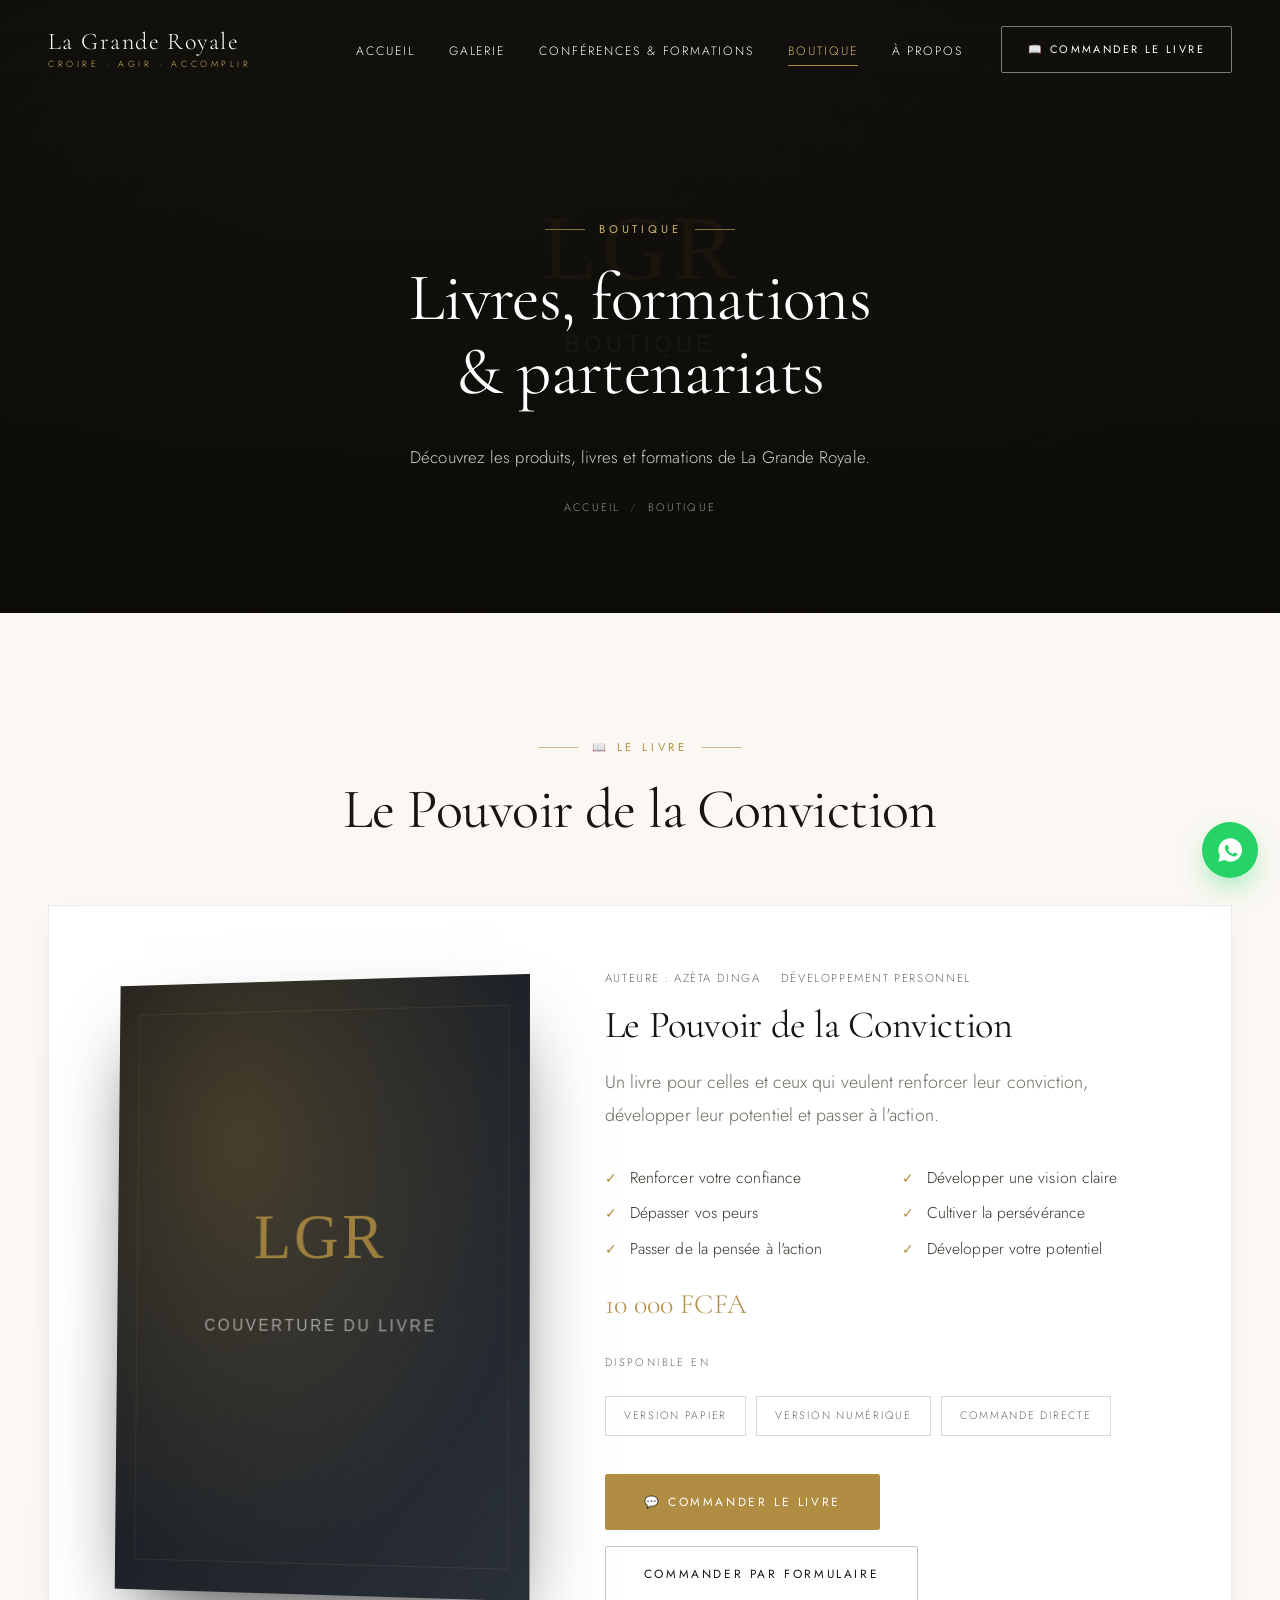
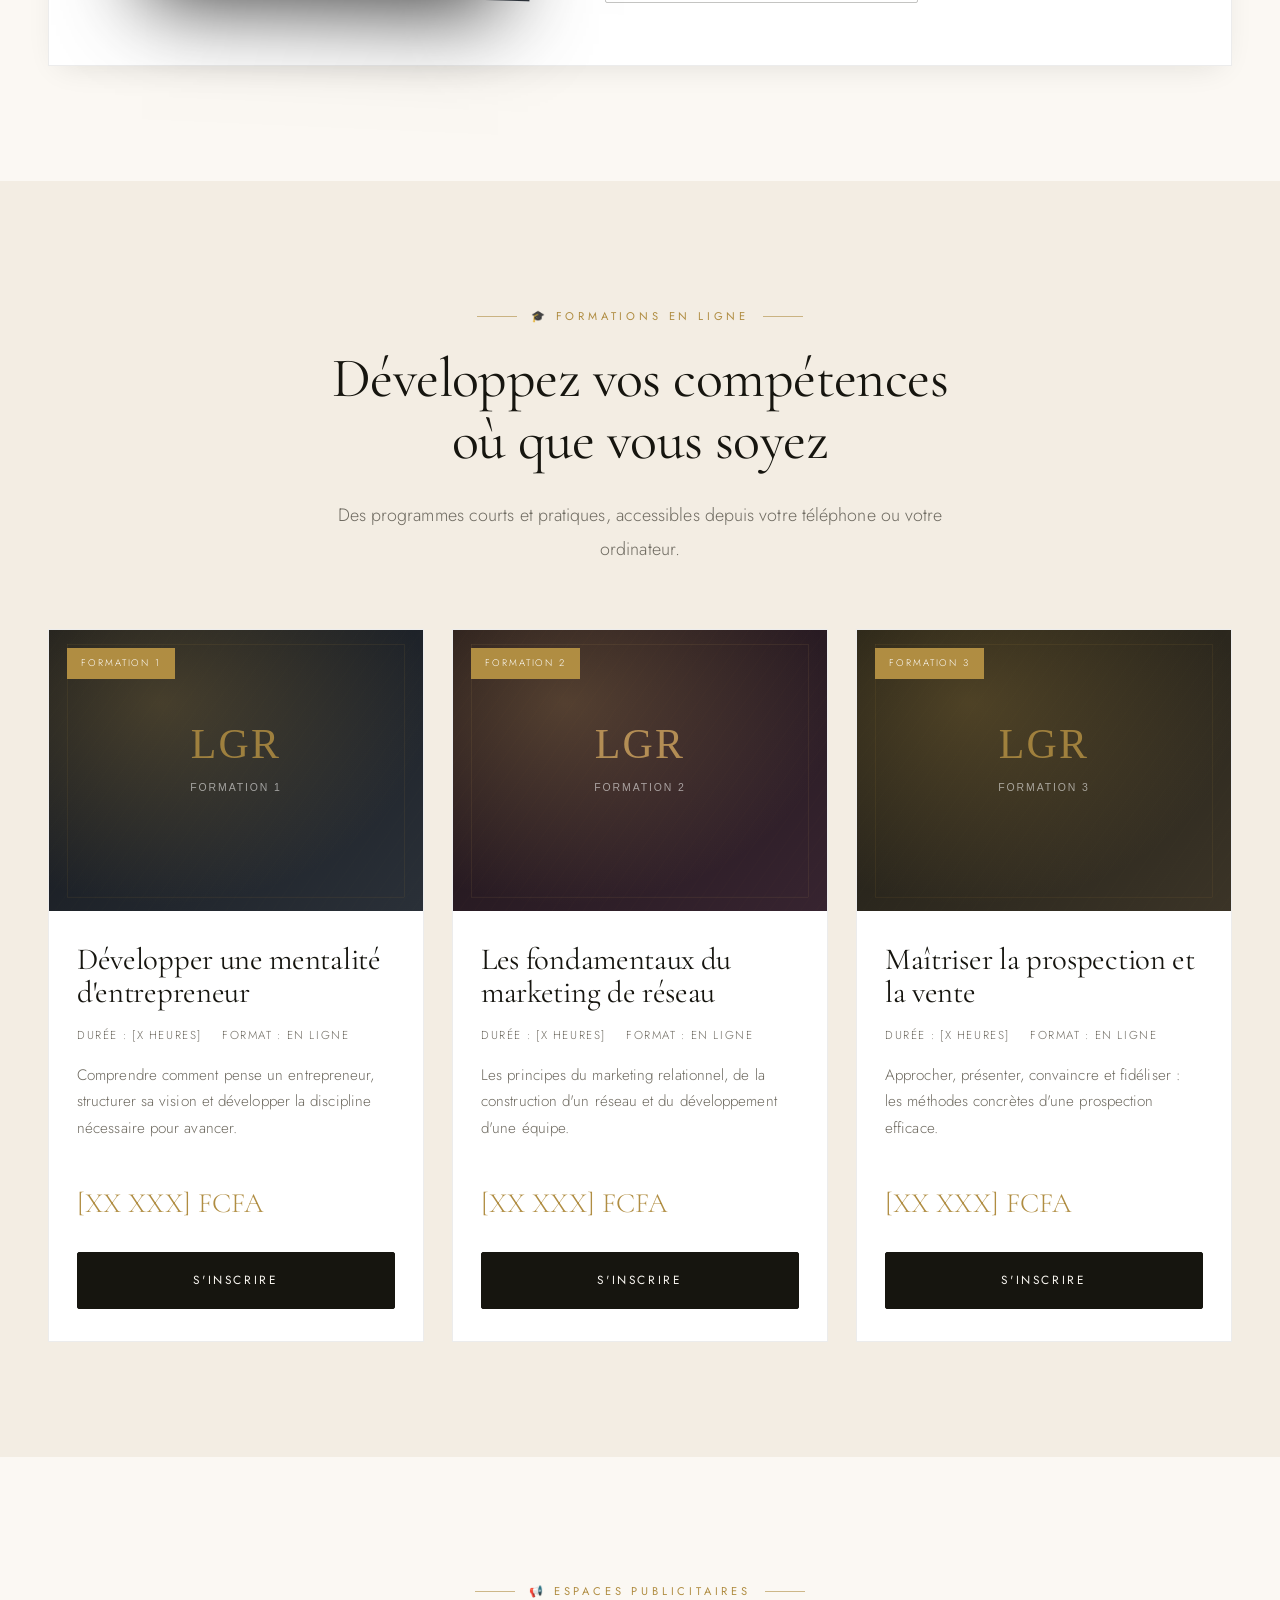
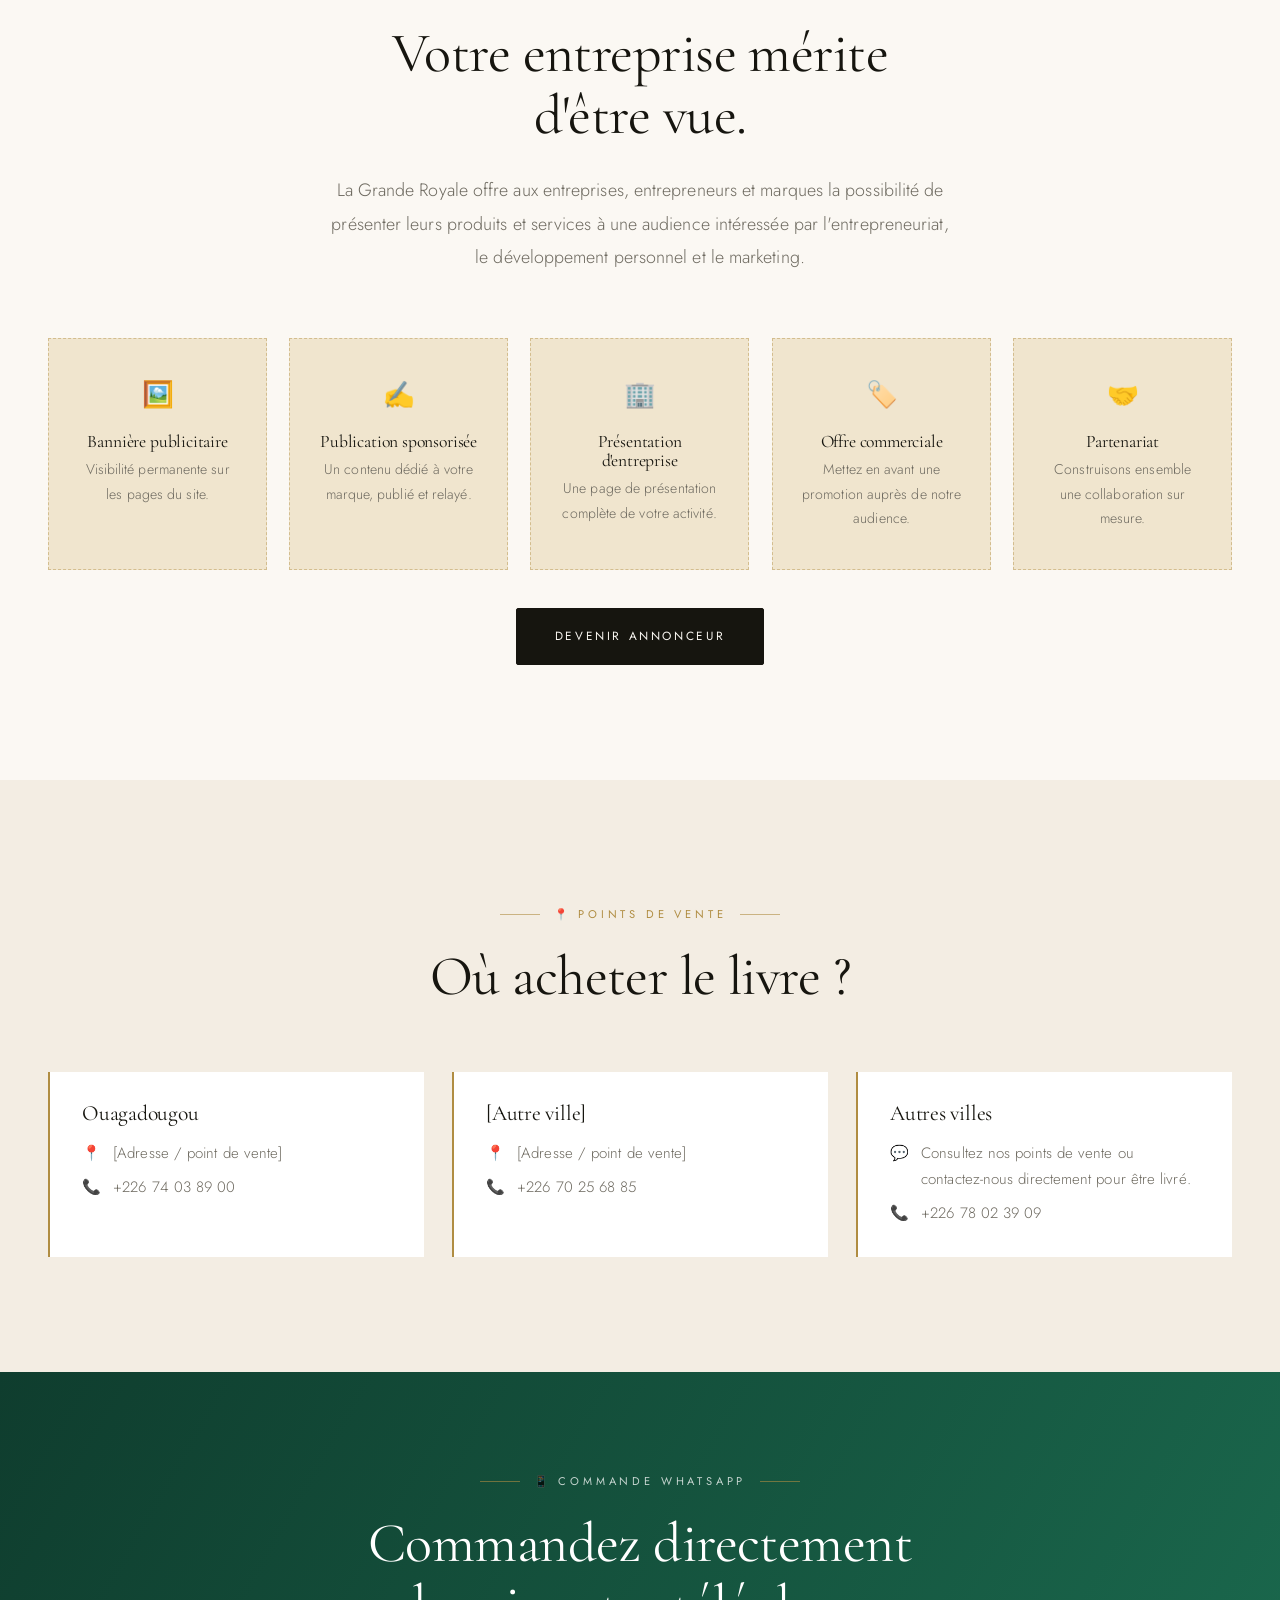
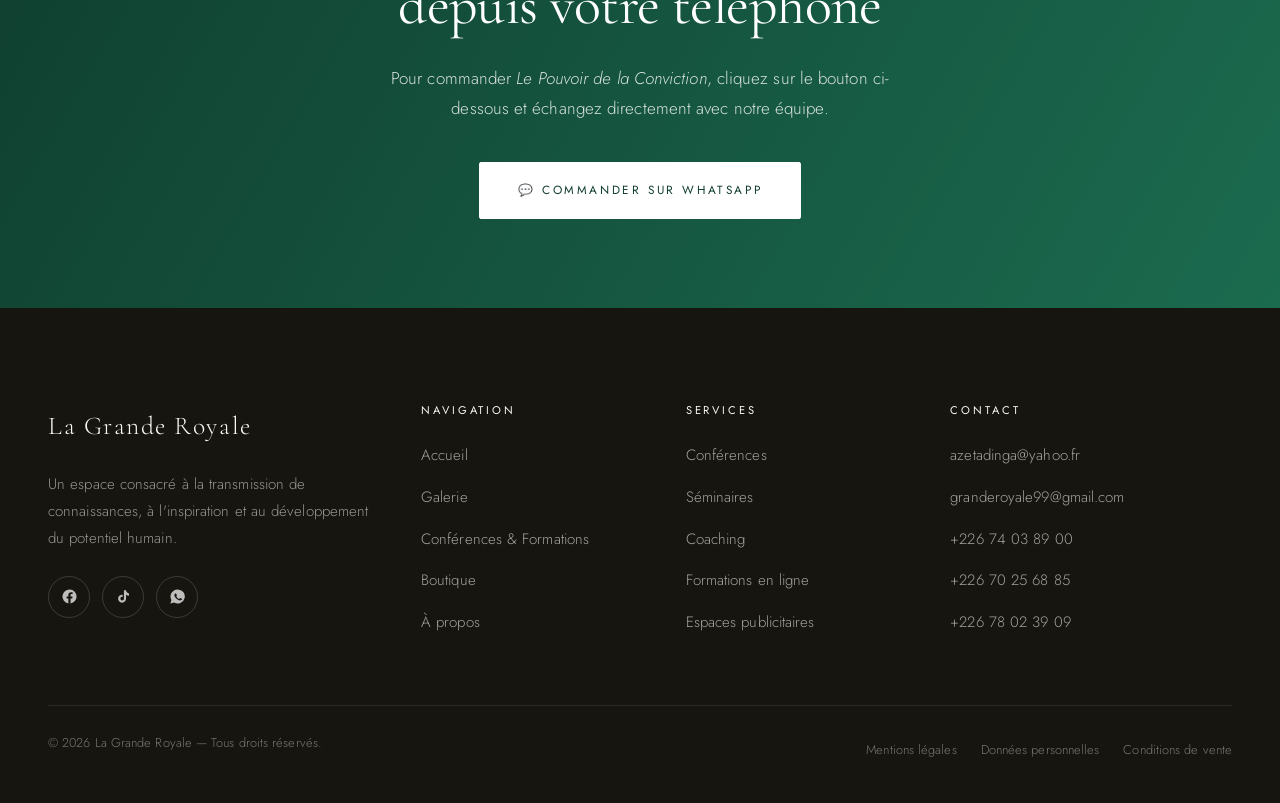
<file: docs/boutique.html>
<!DOCTYPE html>
<html lang="fr">
<head>
<meta charset="UTF-8">
<meta name="viewport" content="width=device-width, initial-scale=1">
<title>Boutique &amp; Partenaires — La Grande Royale</title>
<meta name="description" content="Commandez le livre « Le Pouvoir de la Conviction », inscrivez-vous aux formations en ligne et découvrez les espaces publicitaires de La Grande Royale.">
<link rel="icon" type="image/svg+xml" href="assets/img/favicon.svg">
<link rel="preconnect" href="https://fonts.googleapis.com">
<link rel="preconnect" href="https://fonts.gstatic.com" crossorigin>
<link href="https://fonts.googleapis.com/css2?family=Cormorant+Garamond:ital,wght@0,300;0,400;0,500;0,600;1,300;1,400&family=Jost:wght@200;300;400;500&display=swap" rel="stylesheet">
<link rel="stylesheet" href="assets/css/style.css">
</head>
<body>

<div class="progression" aria-hidden="true"></div>

<header class="entete entete--transparent">
  <div class="conteneur entete__interieur">
    <a href="index.html" class="logo" aria-label="La Grande Royale, accueil">
      <span class="logo__nom">La Grande Royale</span>
      <span class="logo__baseline">Croire · Agir · Accomplir</span>
    </a>
    <button class="burger" aria-label="Ouvrir le menu" aria-expanded="false" aria-controls="navigation">
      <span></span><span></span><span></span>
    </button>
    <nav class="nav" id="navigation" aria-label="Navigation principale">
      <ul class="nav__liste">
        <li><a class="nav__lien" href="index.html">Accueil</a></li>
        <li><a class="nav__lien" href="galerie.html">Galerie</a></li>
        <li><a class="nav__lien" href="conferences.html">Conférences &amp; Formations</a></li>
        <li><a class="nav__lien actif" href="boutique.html">Boutique</a></li>
        <li><a class="nav__lien" href="a-propos.html">À propos</a></li>
      </ul>
      <a href="#commander" class="btn btn--plein btn--petit"><span>📖 Commander le livre</span></a>
    </nav>
  </div>
</header>

<main>

<!-- ====================== BANNIÈRE ====================== -->
<section class="heros-page">
  <div class="heros-page__media"><img src="assets/img/banniere-boutique.svg" alt=""></div>
  <div class="conteneur">
    <span class="surtitre centre" data-anim>Boutique</span>
    <h1 data-anim data-delai="80">Livres, formations<br>&amp; partenariats</h1>
    <p class="heros-page__texte" data-anim data-delai="160">
      Découvrez les produits, livres et formations de La Grande Royale.
    </p>
    <p class="ariane" data-anim data-delai="240">
      <a href="index.html">Accueil</a><span>/</span>Boutique
    </p>
  </div>
</section>

<!-- ====================== LE LIVRE ====================== -->
<section class="section" id="commander">
  <div class="conteneur">
    <div class="entete-section texte-centre" data-anim>
      <span class="surtitre centre">📖 Le livre</span>
      <h2>Le Pouvoir de la Conviction</h2>
    </div>

    <div class="fiche-livre" data-anim>
      <div class="livre__couverture">
        <img src="assets/img/livre-couverture.svg" alt="Couverture du livre Le Pouvoir de la Conviction">
      </div>

      <div>
        <p class="produit__meta">
          <span>Auteure : Azèta DINGA</span>
          <span>Développement personnel</span>
        </p>
        <h3 style="font-size:clamp(1.8rem,3vw,2.5rem)">Le Pouvoir de la Conviction</h3>
        <p class="chapo">
          Un livre pour celles et ceux qui veulent renforcer leur conviction,
          développer leur potentiel et passer à l'action.
        </p>

        <ul class="liste-benefices">
          <li>Renforcer votre confiance</li>
          <li>Développer une vision claire</li>
          <li>Dépasser vos peurs</li>
          <li>Cultiver la persévérance</li>
          <li>Passer de la pensée à l'action</li>
          <li>Développer votre potentiel</li>
        </ul>

        <p class="produit__prix">10 000 FCFA</p>

        <p style="font-size:.68rem;letter-spacing:.22em;text-transform:uppercase;color:var(--gris);margin-bottom:0">
          Disponible en
        </p>
        <div class="formats">
          <span class="format">Version papier</span>
          <span class="format">Version numérique</span>
          <span class="format">Commande directe</span>
        </div>

        <div class="groupe-btn">
          <a href="#" data-whatsapp="true" class="btn btn--or"><span>💬 Commander le livre</span></a>
          <a href="a-propos.html?objet=Commande%20du%20livre#contact" class="btn btn--contour"><span>Commander par formulaire</span></a>
        </div>
      </div>
    </div>
  </div>
</section>

<!-- ====================== FORMATIONS ====================== -->
<section class="section section--sable" id="formations">
  <div class="conteneur">
    <div class="entete-section texte-centre" data-anim>
      <span class="surtitre centre">🎓 Formations en ligne</span>
      <h2>Développez vos compétences<br>où que vous soyez</h2>
      <p class="chapo">
        Des programmes courts et pratiques, accessibles depuis votre téléphone ou votre ordinateur.
      </p>
    </div>

    <div class="grille-3">

      <article class="produit" data-anim data-delai="0">
        <div class="produit__media">
          <span class="produit__etiquette">Formation 1</span>
          <img src="assets/img/formation-01.svg" alt="">
        </div>
        <div class="produit__corps">
          <h3>Développer une mentalité d'entrepreneur</h3>
          <p class="produit__meta">
            <span>Durée : [X heures]</span>
            <span>Format : En ligne</span>
          </p>
          <p style="font-size:.95rem;color:var(--gris)">
            Comprendre comment pense un entrepreneur, structurer sa vision et développer
            la discipline nécessaire pour avancer.
          </p>
          <p class="produit__prix">[XX XXX] FCFA</p>
          <a href="a-propos.html?objet=Formation#contact" class="btn btn--plein btn--large"><span>S'inscrire</span></a>
        </div>
      </article>

      <article class="produit" data-anim data-delai="90">
        <div class="produit__media">
          <span class="produit__etiquette">Formation 2</span>
          <img src="assets/img/formation-02.svg" alt="">
        </div>
        <div class="produit__corps">
          <h3>Les fondamentaux du marketing de réseau</h3>
          <p class="produit__meta">
            <span>Durée : [X heures]</span>
            <span>Format : En ligne</span>
          </p>
          <p style="font-size:.95rem;color:var(--gris)">
            Les principes du marketing relationnel, de la construction d'un réseau
            et du développement d'une équipe.
          </p>
          <p class="produit__prix">[XX XXX] FCFA</p>
          <a href="a-propos.html?objet=Formation#contact" class="btn btn--plein btn--large"><span>S'inscrire</span></a>
        </div>
      </article>

      <article class="produit" data-anim data-delai="180">
        <div class="produit__media">
          <span class="produit__etiquette">Formation 3</span>
          <img src="assets/img/formation-03.svg" alt="">
        </div>
        <div class="produit__corps">
          <h3>Maîtriser la prospection et la vente</h3>
          <p class="produit__meta">
            <span>Durée : [X heures]</span>
            <span>Format : En ligne</span>
          </p>
          <p style="font-size:.95rem;color:var(--gris)">
            Approcher, présenter, convaincre et fidéliser : les méthodes concrètes
            d'une prospection efficace.
          </p>
          <p class="produit__prix">[XX XXX] FCFA</p>
          <a href="a-propos.html?objet=Formation#contact" class="btn btn--plein btn--large"><span>S'inscrire</span></a>
        </div>
      </article>

    </div>
  </div>
</section>

<!-- ====================== ESPACES PUBLICITAIRES ====================== -->
<section class="section" id="publicite">
  <div class="conteneur">
    <div class="entete-section texte-centre" data-anim>
      <span class="surtitre centre">📢 Espaces publicitaires</span>
      <h2>Votre entreprise mérite<br>d'être vue.</h2>
      <p class="chapo">
        La Grande Royale offre aux entreprises, entrepreneurs et marques la possibilité de présenter
        leurs produits et services à une audience intéressée par l'entrepreneuriat,
        le développement personnel et le marketing.
      </p>
    </div>

    <div class="grille-galerie" style="grid-template-columns:repeat(auto-fit,minmax(210px,1fr))">
      <div class="pub" data-anim data-delai="0">
        <span class="pub__icone" aria-hidden="true">🖼️</span>
        <h4>Bannière publicitaire</h4>
        <p>Visibilité permanente sur les pages du site.</p>
      </div>
      <div class="pub" data-anim data-delai="70">
        <span class="pub__icone" aria-hidden="true">✍️</span>
        <h4>Publication sponsorisée</h4>
        <p>Un contenu dédié à votre marque, publié et relayé.</p>
      </div>
      <div class="pub" data-anim data-delai="140">
        <span class="pub__icone" aria-hidden="true">🏢</span>
        <h4>Présentation d'entreprise</h4>
        <p>Une page de présentation complète de votre activité.</p>
      </div>
      <div class="pub" data-anim data-delai="210">
        <span class="pub__icone" aria-hidden="true">🏷️</span>
        <h4>Offre commerciale</h4>
        <p>Mettez en avant une promotion auprès de notre audience.</p>
      </div>
      <div class="pub" data-anim data-delai="280">
        <span class="pub__icone" aria-hidden="true">🤝</span>
        <h4>Partenariat</h4>
        <p>Construisons ensemble une collaboration sur mesure.</p>
      </div>
    </div>

    <div class="texte-centre" data-anim>
      <div class="groupe-btn" style="justify-content:center">
        <a href="a-propos.html?objet=Espace%20publicitaire#contact" class="btn btn--plein"><span>Devenir annonceur</span></a>
      </div>
    </div>
  </div>
</section>

<!-- ====================== POINTS DE VENTE ====================== -->
<section class="section section--sable" id="points-de-vente">
  <div class="conteneur">
    <div class="entete-section texte-centre" data-anim>
      <span class="surtitre centre">📍 Points de vente</span>
      <h2>Où acheter le livre ?</h2>
    </div>

    <div class="grille-3">
      <div class="point-vente" data-anim data-delai="0">
        <h4>Ouagadougou</h4>
        <p class="point-vente__ligne"><span>📍</span><span>[Adresse / point de vente]</span></p>
        <p class="point-vente__ligne"><span>📞</span><span><a href="tel:+22674038900">+226 74 03 89 00</a></span></p>
      </div>

      <div class="point-vente" data-anim data-delai="90">
        <h4>[Autre ville]</h4>
        <p class="point-vente__ligne"><span>📍</span><span>[Adresse / point de vente]</span></p>
        <p class="point-vente__ligne"><span>📞</span><span><a href="tel:+22670256885">+226 70 25 68 85</a></span></p>
      </div>

      <div class="point-vente" data-anim data-delai="180">
        <h4>Autres villes</h4>
        <p class="point-vente__ligne"><span>💬</span><span>Consultez nos points de vente ou contactez-nous directement pour être livré.</span></p>
        <p class="point-vente__ligne"><span>📞</span><span><a href="tel:+22678023909">+226 78 02 39 09</a></span></p>
      </div>
    </div>
  </div>
</section>

<!-- ====================== WHATSAPP ====================== -->
<section class="bandeau-whatsapp" id="whatsapp">
  <div class="conteneur conteneur-etroit" data-anim>
    <span class="surtitre centre" style="color:rgba(255,255,255,.75)">📱 Commande WhatsApp</span>
    <h2>Commandez directement<br>depuis votre téléphone</h2>
    <p style="max-width:54ch;margin:0 auto">
      Pour commander <em>Le Pouvoir de la Conviction</em>, cliquez sur le bouton ci-dessous
      et échangez directement avec notre équipe.
    </p>
    <div class="groupe-btn" style="justify-content:center">
      <a href="#" data-whatsapp="true" class="btn btn--whatsapp"><span>💬 Commander sur WhatsApp</span></a>
    </div>
  </div>
</section>

</main>

<footer class="pied">
  <div class="conteneur">
    <div class="pied__grille">
      <div>
        <span class="logo__nom">La Grande Royale</span>
        <p class="pied__texte">
          Un espace consacré à la transmission de connaissances, à l'inspiration
          et au développement du potentiel humain.
        </p>
        <div class="reseaux">
          <a href="https://www.facebook.com/share/1FHysP4hsX/" class="reseau" target="_blank" rel="noopener" aria-label="Facebook">
            <svg viewBox="0 0 24 24" aria-hidden="true"><path d="M22 12a10 10 0 1 0-11.6 9.9v-7H7.9V12h2.5V9.8c0-2.5 1.5-3.9 3.8-3.9 1.1 0 2.2.2 2.2.2v2.5h-1.3c-1.2 0-1.6.8-1.6 1.6V12h2.8l-.4 2.9h-2.4v7A10 10 0 0 0 22 12z"/></svg>
          </a>
          <a href="https://www.tiktok.com/@granderoyale99?_r=1&amp;_t=ZS-98nHWIzNS59" class="reseau" target="_blank" rel="noopener" aria-label="TikTok">
            <svg viewBox="0 0 24 24" aria-hidden="true"><path d="M16.6 5.8a4.3 4.3 0 0 1-1-2.8h-3v12.1a2.5 2.5 0 1 1-1.8-2.4V9.6a5.6 5.6 0 1 0 4.8 5.5V9.4a7.3 7.3 0 0 0 4.2 1.4V7.8a4.3 4.3 0 0 1-3.2-2z"/></svg>
          </a>
          <a href="#" data-whatsapp="true" class="reseau" aria-label="WhatsApp">
            <svg viewBox="0 0 24 24" aria-hidden="true"><path d="M12 2a10 10 0 0 0-8.6 15L2 22l5.2-1.4A10 10 0 1 0 12 2zm5.8 14.2c-.2.7-1.2 1.3-1.7 1.3-.5.1-1 .1-1.6-.1-.4-.1-.9-.3-1.5-.6-2.6-1.1-4.3-3.8-4.4-4-.1-.2-1-1.4-1-2.6s.6-1.8.9-2.1c.2-.2.5-.3.7-.3h.5c.2 0 .4 0 .6.5l.8 1.9c.1.2.1.3 0 .5l-.4.5-.3.3c-.1.1-.2.3 0 .5.2.3.7 1.2 1.6 2 1.1.9 1.9 1.2 2.2 1.3.2.1.4.1.5-.1l.8-.9c.2-.2.3-.2.5-.1l2 .9c.2.1.4.2.4.3.1.2.1.8-.1 1.4z"/></svg>
          </a>
        </div>
      </div>
      <div>
        <h4>Navigation</h4>
        <ul class="pied__liens">
          <li><a href="index.html">Accueil</a></li>
          <li><a href="galerie.html">Galerie</a></li>
          <li><a href="conferences.html">Conférences &amp; Formations</a></li>
          <li><a href="boutique.html">Boutique</a></li>
          <li><a href="a-propos.html">À propos</a></li>
        </ul>
      </div>
      <div>
        <h4>Services</h4>
        <ul class="pied__liens">
          <li><a href="conferences.html#conferences">Conférences</a></li>
          <li><a href="conferences.html#seminaires">Séminaires</a></li>
          <li><a href="conferences.html#coaching">Coaching</a></li>
          <li><a href="boutique.html#formations">Formations en ligne</a></li>
          <li><a href="boutique.html#publicite">Espaces publicitaires</a></li>
        </ul>
      </div>
      <div>
        <h4>Contact</h4>
        <ul class="pied__liens">
          <li><a href="mailto:azetadinga@yahoo.fr">azetadinga@yahoo.fr</a></li>
          <li><a href="mailto:granderoyale99@gmail.com">granderoyale99@gmail.com</a></li>
          <li><a href="tel:+22674038900">+226 74 03 89 00</a></li>
          <li><a href="tel:+22670256885">+226 70 25 68 85</a></li>
          <li><a href="tel:+22678023909">+226 78 02 39 09</a></li>
        </ul>
      </div>
    </div>
    <div class="pied__bas">
      <p>© <span data-annee>2026</span> La Grande Royale — Tous droits réservés.</p>
      <nav aria-label="Liens légaux">
        <a href="a-propos.html#mentions-legales">Mentions légales</a>
        <a href="a-propos.html#mentions-legales">Données personnelles</a>
        <a href="a-propos.html#mentions-legales">Conditions de vente</a>
      </nav>
    </div>
  </div>
</footer>

<a href="#" data-whatsapp="true" class="flottant-whatsapp" aria-label="Commander sur WhatsApp">
  <svg viewBox="0 0 24 24" aria-hidden="true"><path d="M12 2a10 10 0 0 0-8.6 15L2 22l5.2-1.4A10 10 0 1 0 12 2zm5.8 14.2c-.2.7-1.2 1.3-1.7 1.3-.5.1-1 .1-1.6-.1-.4-.1-.9-.3-1.5-.6-2.6-1.1-4.3-3.8-4.4-4-.1-.2-1-1.4-1-2.6s.6-1.8.9-2.1c.2-.2.5-.3.7-.3h.5c.2 0 .4 0 .6.5l.8 1.9c.1.2.1.3 0 .5l-.4.5-.3.3c-.1.1-.2.3 0 .5.2.3.7 1.2 1.6 2 1.1.9 1.9 1.2 2.2 1.3.2.1.4.1.5-.1l.8-.9c.2-.2.3-.2.5-.1l2 .9c.2.1.4.2.4.3.1.2.1.8-.1 1.4z"/></svg>
</a>

<script src="assets/js/script.js"></script>
</body>
</html>
</file>
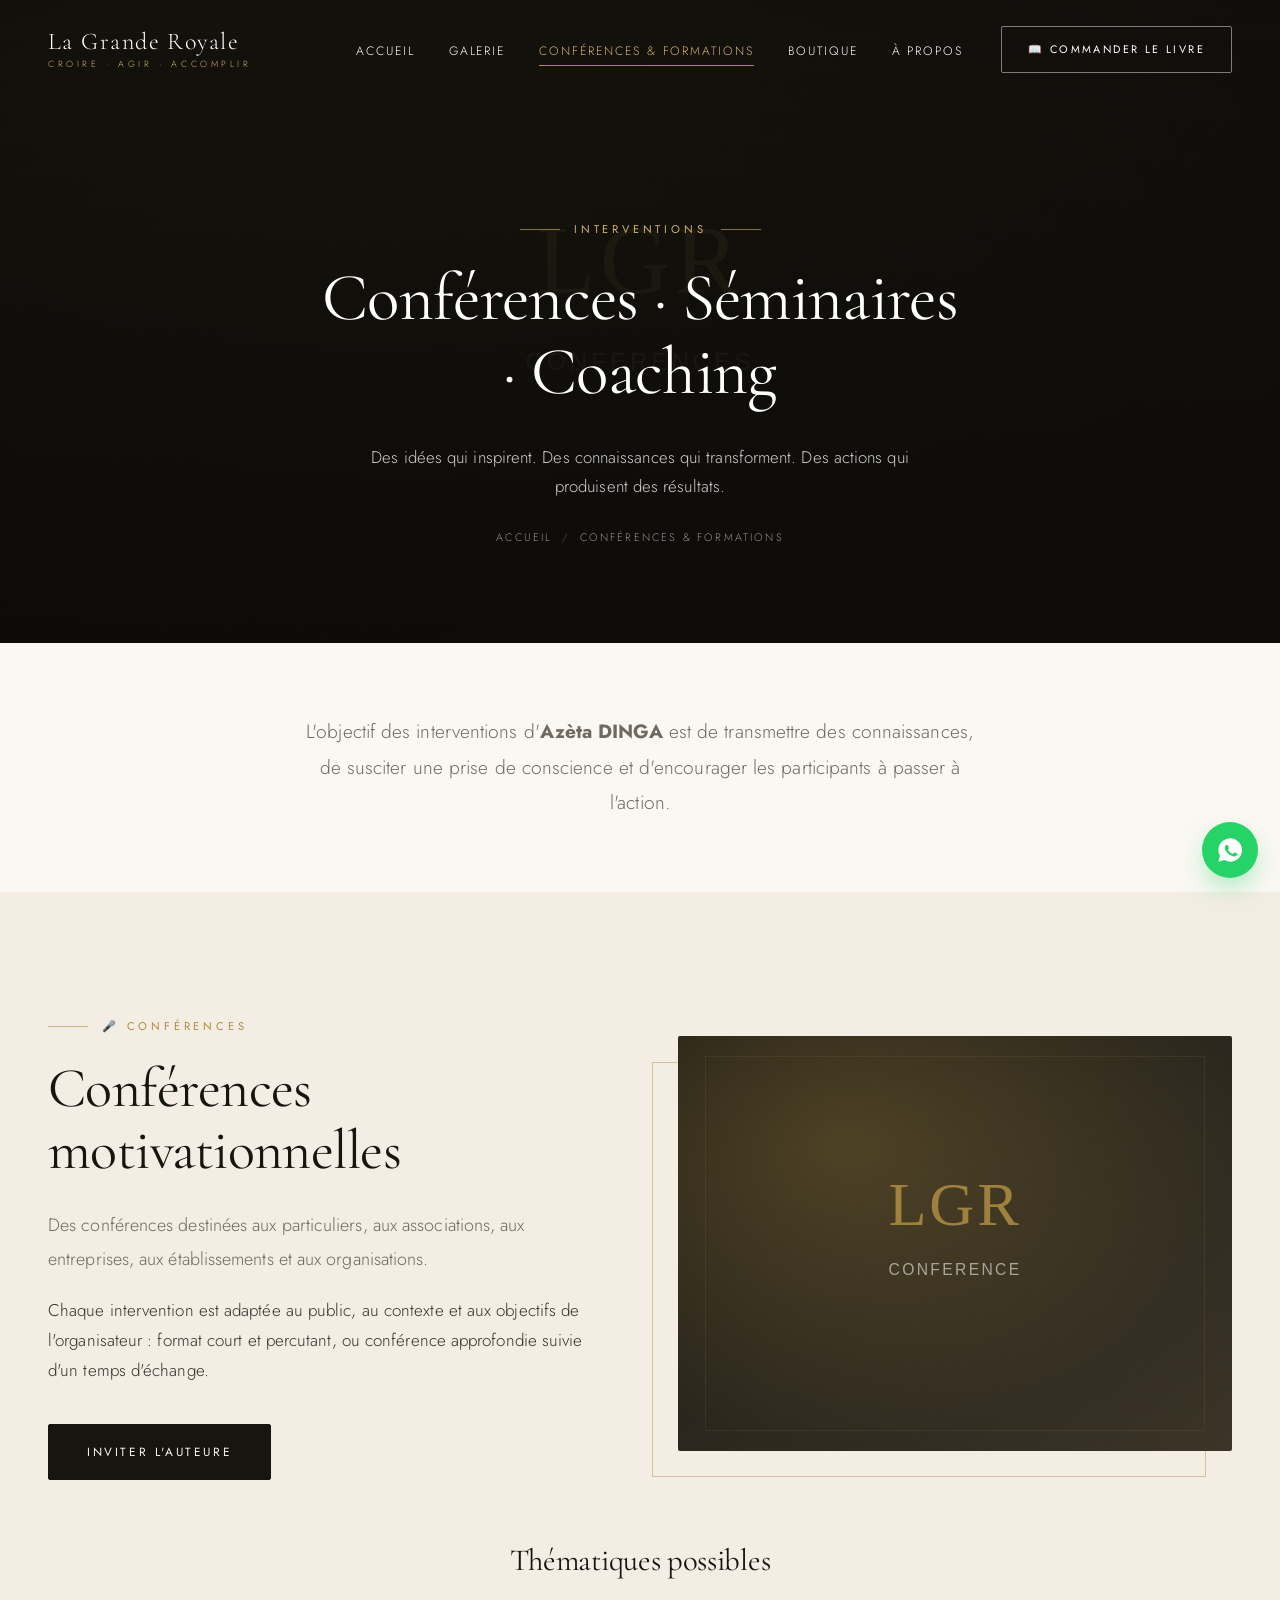
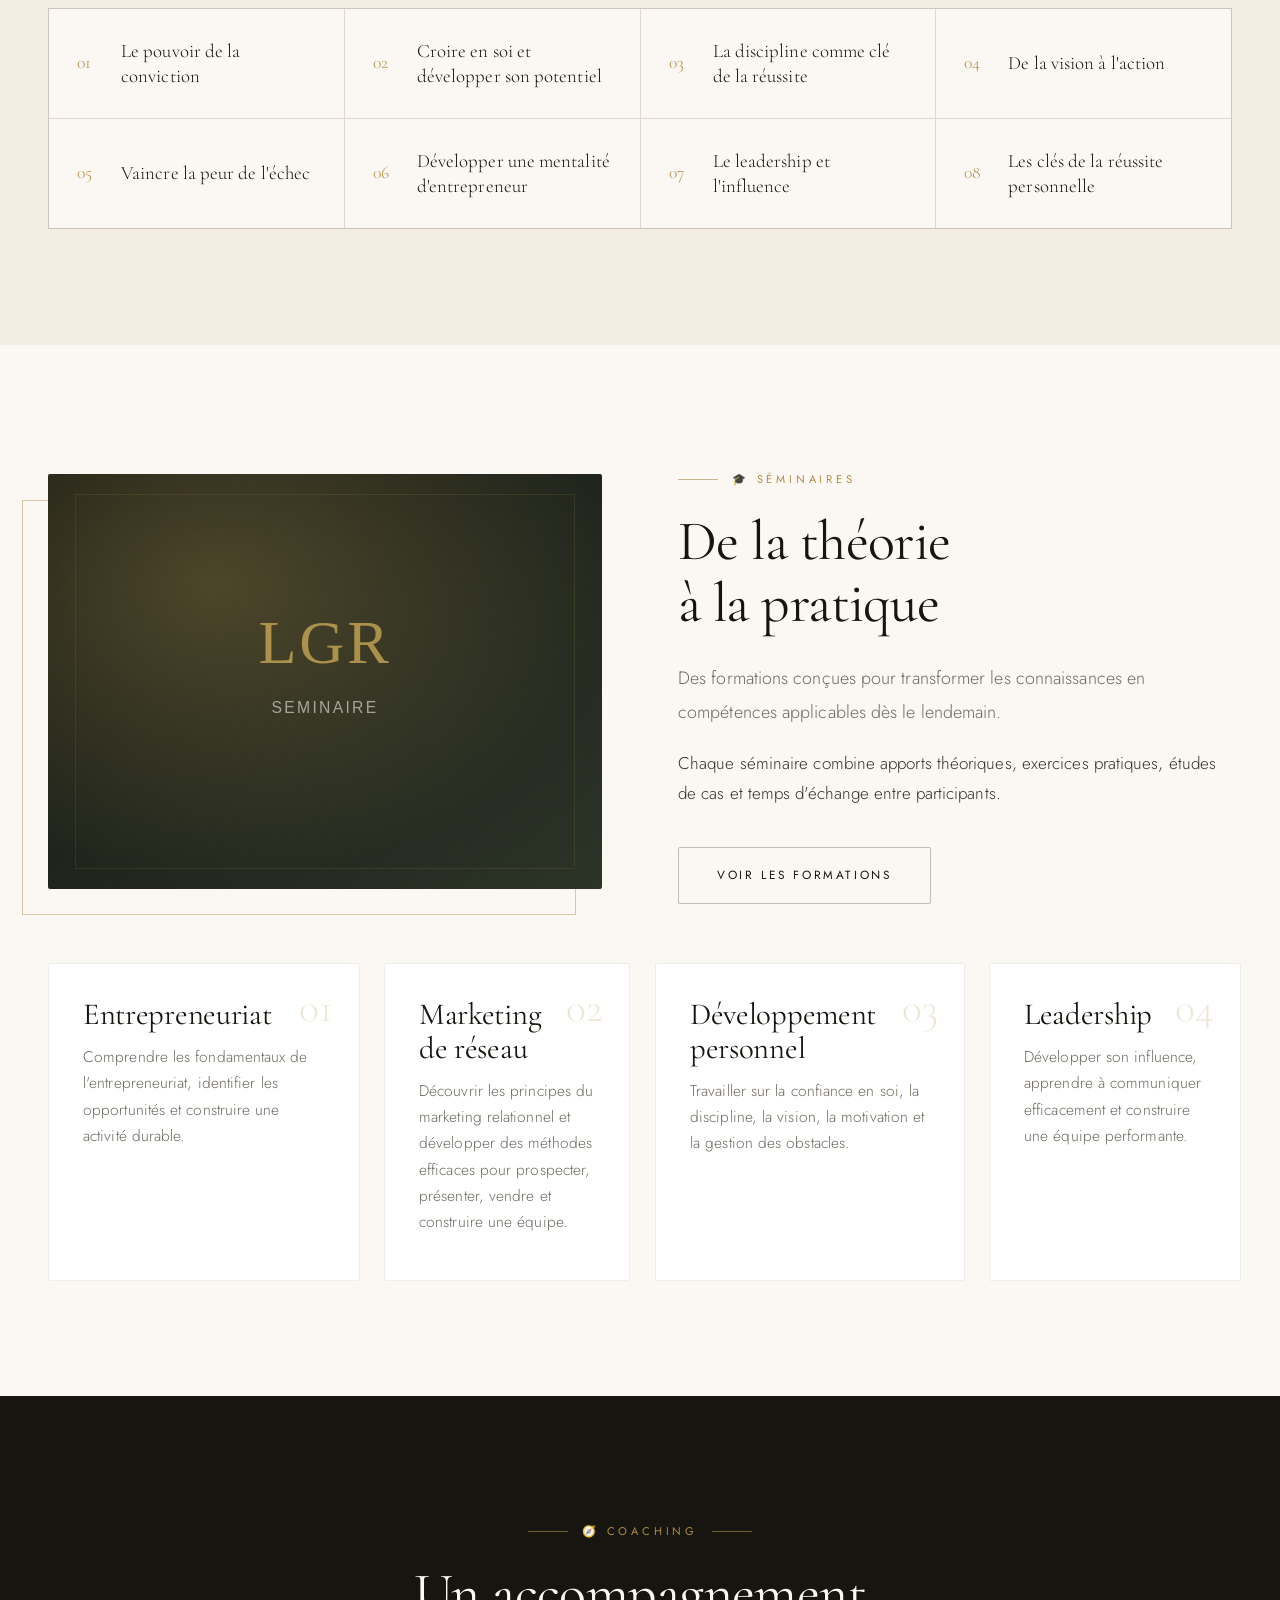
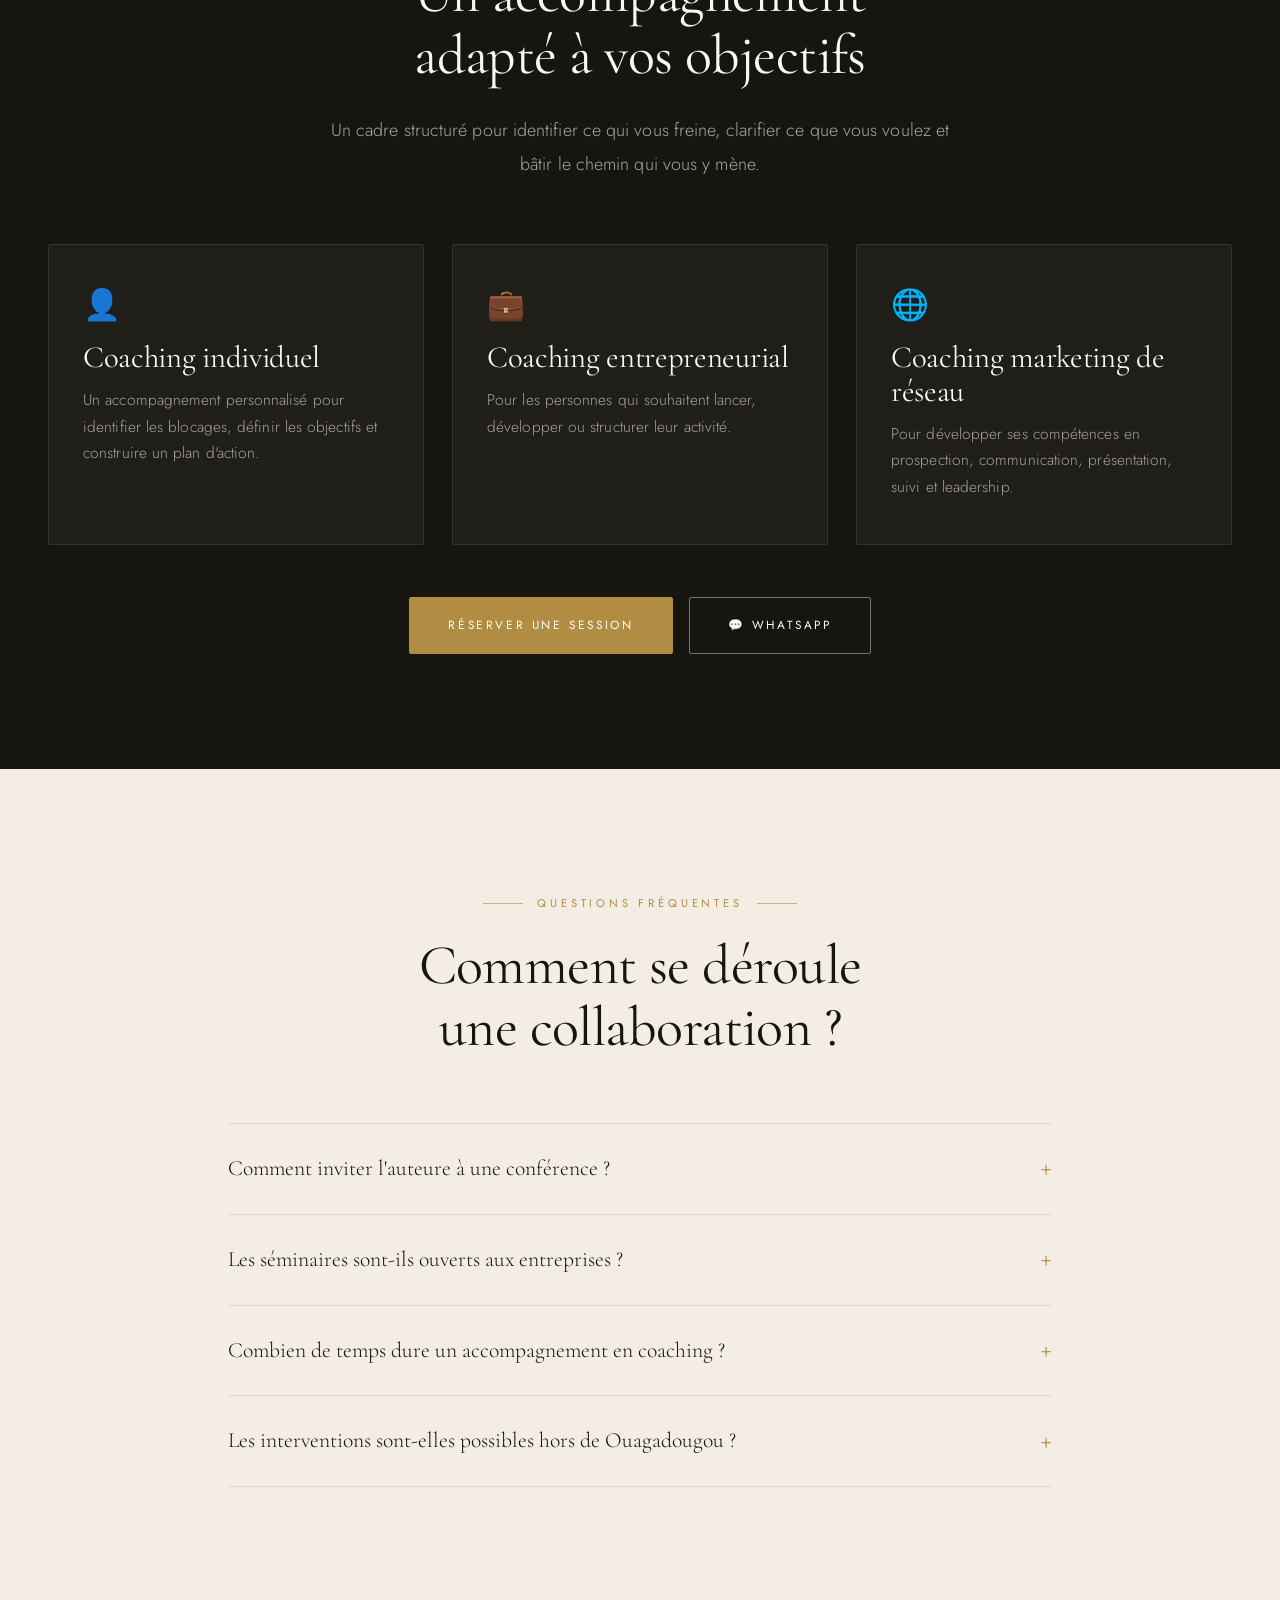
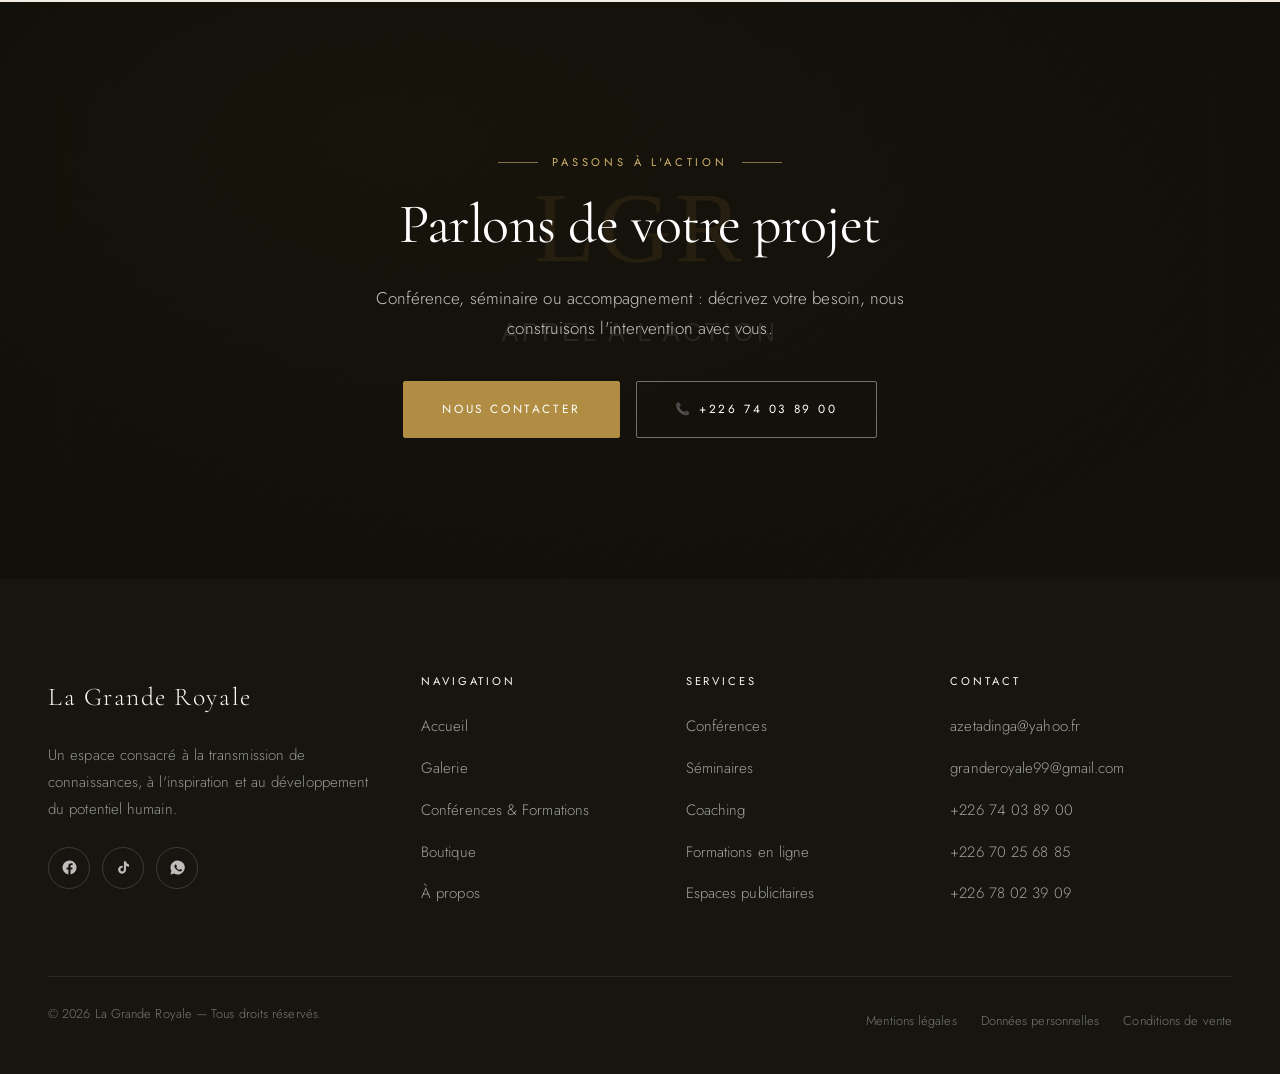
<file: docs/conferences.html>
<!DOCTYPE html>
<html lang="fr">
<head>
<meta charset="UTF-8">
<meta name="viewport" content="width=device-width, initial-scale=1">
<title>Conférences, Séminaires &amp; Coaching — La Grande Royale</title>
<meta name="description" content="Conférences motivationnelles, séminaires de formation et coaching individuel avec Azèta DINGA, La Grande Royale. Entrepreneuriat, marketing de réseau, développement personnel et leadership.">
<link rel="icon" type="image/svg+xml" href="assets/img/favicon.svg">
<link rel="preconnect" href="https://fonts.googleapis.com">
<link rel="preconnect" href="https://fonts.gstatic.com" crossorigin>
<link href="https://fonts.googleapis.com/css2?family=Cormorant+Garamond:ital,wght@0,300;0,400;0,500;0,600;1,300;1,400&family=Jost:wght@200;300;400;500&display=swap" rel="stylesheet">
<link rel="stylesheet" href="assets/css/style.css">
</head>
<body>

<div class="progression" aria-hidden="true"></div>

<header class="entete entete--transparent">
  <div class="conteneur entete__interieur">
    <a href="index.html" class="logo" aria-label="La Grande Royale, accueil">
      <span class="logo__nom">La Grande Royale</span>
      <span class="logo__baseline">Croire · Agir · Accomplir</span>
    </a>
    <button class="burger" aria-label="Ouvrir le menu" aria-expanded="false" aria-controls="navigation">
      <span></span><span></span><span></span>
    </button>
    <nav class="nav" id="navigation" aria-label="Navigation principale">
      <ul class="nav__liste">
        <li><a class="nav__lien" href="index.html">Accueil</a></li>
        <li><a class="nav__lien" href="galerie.html">Galerie</a></li>
        <li><a class="nav__lien actif" href="conferences.html">Conférences &amp; Formations</a></li>
        <li><a class="nav__lien" href="boutique.html">Boutique</a></li>
        <li><a class="nav__lien" href="a-propos.html">À propos</a></li>
      </ul>
      <a href="boutique.html#commander" class="btn btn--plein btn--petit"><span>📖 Commander le livre</span></a>
    </nav>
  </div>
</header>

<main>

<!-- ====================== BANNIÈRE ====================== -->
<section class="heros-page">
  <div class="heros-page__media"><img src="assets/img/banniere-conferences.svg" alt=""></div>
  <div class="conteneur">
    <span class="surtitre centre" data-anim>Interventions</span>
    <h1 data-anim data-delai="80">Conférences · Séminaires<br>· Coaching</h1>
    <p class="heros-page__texte" data-anim data-delai="160">
      Des idées qui inspirent. Des connaissances qui transforment.
      Des actions qui produisent des résultats.
    </p>
    <p class="ariane" data-anim data-delai="240">
      <a href="index.html">Accueil</a><span>/</span>Conférences &amp; Formations
    </p>
  </div>
</section>

<!-- ====================== INTRO ====================== -->
<section class="section section--compacte">
  <div class="conteneur conteneur-etroit texte-centre" data-anim>
    <p class="chapo" style="font-size:1.2rem">
      L'objectif des interventions d'<strong>Azèta DINGA</strong> est de transmettre des connaissances,
      de susciter une prise de conscience et d'encourager les participants à passer à l'action.
    </p>
  </div>
</section>

<!-- ====================== CONFÉRENCES ====================== -->
<section class="section section--sable" id="conferences">
  <div class="conteneur">
    <div class="grille-2" style="margin-bottom:64px">
      <div data-anim="gauche">
        <span class="surtitre">🎤 Conférences</span>
        <h2>Conférences<br>motivationnelles</h2>
        <p class="chapo">
          Des conférences destinées aux particuliers, aux associations, aux entreprises,
          aux établissements et aux organisations.
        </p>
        <p>
          Chaque intervention est adaptée au public, au contexte et aux objectifs de l'organisateur :
          format court et percutant, ou conférence approfondie suivie d'un temps d'échange.
        </p>
        <div class="groupe-btn">
          <a href="a-propos.html?objet=Conf%C3%A9rence#contact" class="btn btn--plein"><span>Inviter l'auteure</span></a>
        </div>
      </div>

      <div class="media-decale" data-anim="droite">
        <div class="figure figure--paysage">
          <img src="assets/img/conference.svg" alt="Conférence de La Grande Royale">
        </div>
      </div>
    </div>

    <h3 class="texte-centre" style="margin-bottom:30px" data-anim>Thématiques possibles</h3>

    <div class="liste-themes" data-anim>
      <div class="theme"><span class="theme__num">01</span><span class="theme__titre">Le pouvoir de la conviction</span></div>
      <div class="theme"><span class="theme__num">02</span><span class="theme__titre">Croire en soi et développer son potentiel</span></div>
      <div class="theme"><span class="theme__num">03</span><span class="theme__titre">La discipline comme clé de la réussite</span></div>
      <div class="theme"><span class="theme__num">04</span><span class="theme__titre">De la vision à l'action</span></div>
      <div class="theme"><span class="theme__num">05</span><span class="theme__titre">Vaincre la peur de l'échec</span></div>
      <div class="theme"><span class="theme__num">06</span><span class="theme__titre">Développer une mentalité d'entrepreneur</span></div>
      <div class="theme"><span class="theme__num">07</span><span class="theme__titre">Le leadership et l'influence</span></div>
      <div class="theme"><span class="theme__num">08</span><span class="theme__titre">Les clés de la réussite personnelle</span></div>
    </div>
  </div>
</section>

<!-- ====================== SÉMINAIRES ====================== -->
<section class="section" id="seminaires">
  <div class="conteneur">
    <div class="grille-2" style="margin-bottom:60px">
      <div class="media-decale" data-anim="gauche">
        <div class="figure figure--paysage">
          <img src="assets/img/seminaire.svg" alt="Séminaire de formation">
        </div>
      </div>

      <div data-anim="droite">
        <span class="surtitre">🎓 Séminaires</span>
        <h2>De la théorie<br>à la pratique</h2>
        <p class="chapo">
          Des formations conçues pour transformer les connaissances en compétences applicables
          dès le lendemain.
        </p>
        <p>
          Chaque séminaire combine apports théoriques, exercices pratiques, études de cas
          et temps d'échange entre participants.
        </p>
        <div class="groupe-btn">
          <a href="boutique.html#formations" class="btn btn--contour"><span>Voir les formations</span></a>
        </div>
      </div>
    </div>

    <div class="grille-4">
      <article class="carte carte--numero" data-anim data-delai="0">
        <span class="carte__numero">01</span>
        <h3>Entrepreneuriat</h3>
        <p>Comprendre les fondamentaux de l'entrepreneuriat, identifier les opportunités
           et construire une activité durable.</p>
      </article>

      <article class="carte carte--numero" data-anim data-delai="80">
        <span class="carte__numero">02</span>
        <h3>Marketing de réseau</h3>
        <p>Découvrir les principes du marketing relationnel et développer des méthodes efficaces
           pour prospecter, présenter, vendre et construire une équipe.</p>
      </article>

      <article class="carte carte--numero" data-anim data-delai="160">
        <span class="carte__numero">03</span>
        <h3>Développement personnel</h3>
        <p>Travailler sur la confiance en soi, la discipline, la vision, la motivation
           et la gestion des obstacles.</p>
      </article>

      <article class="carte carte--numero" data-anim data-delai="240">
        <span class="carte__numero">04</span>
        <h3>Leadership</h3>
        <p>Développer son influence, apprendre à communiquer efficacement
           et construire une équipe performante.</p>
      </article>
    </div>
  </div>
</section>

<!-- ====================== COACHING ====================== -->
<section class="section section--encre" id="coaching">
  <div class="conteneur">
    <div class="entete-section texte-centre" data-anim>
      <span class="surtitre centre">🧭 Coaching</span>
      <h2>Un accompagnement<br>adapté à vos objectifs</h2>
      <p class="chapo" style="color:rgba(255,255,255,.62)">
        Un cadre structuré pour identifier ce qui vous freine, clarifier ce que vous voulez
        et bâtir le chemin qui vous y mène.
      </p>
    </div>

    <div class="grille-3" style="margin-bottom:52px">
      <article class="carte" data-anim data-delai="0">
        <span class="carte__icone" aria-hidden="true">👤</span>
        <h3>Coaching individuel</h3>
        <p>Un accompagnement personnalisé pour identifier les blocages, définir les objectifs
           et construire un plan d'action.</p>
      </article>

      <article class="carte" data-anim data-delai="90">
        <span class="carte__icone" aria-hidden="true">💼</span>
        <h3>Coaching entrepreneurial</h3>
        <p>Pour les personnes qui souhaitent lancer, développer ou structurer leur activité.</p>
      </article>

      <article class="carte" data-anim data-delai="180">
        <span class="carte__icone" aria-hidden="true">🌐</span>
        <h3>Coaching marketing de réseau</h3>
        <p>Pour développer ses compétences en prospection, communication, présentation,
           suivi et leadership.</p>
      </article>
    </div>

    <div class="texte-centre" data-anim>
      <div class="groupe-btn" style="justify-content:center">
        <a href="a-propos.html?objet=Coaching#contact" class="btn btn--or"><span>Réserver une session</span></a>
        <a href="#" data-whatsapp="Bonjour La Grande Royale, je souhaite réserver une session de coaching." class="btn btn--contour-clair"><span>💬 WhatsApp</span></a>
      </div>
    </div>
  </div>
</section>

<!-- ====================== DÉROULEMENT ====================== -->
<section class="section section--sable">
  <div class="conteneur conteneur-etroit">
    <div class="entete-section texte-centre" data-anim>
      <span class="surtitre centre">Questions fréquentes</span>
      <h2>Comment se déroule<br>une collaboration ?</h2>
    </div>

    <div class="accordeon" data-anim>
      <div class="accordeon__item">
        <button class="accordeon__tete" aria-expanded="false">
          Comment inviter l'auteure à une conférence ?
          <span class="accordeon__signe" aria-hidden="true">+</span>
        </button>
        <div class="accordeon__corps"><div>
          Remplissez le formulaire de contact en précisant la date, le lieu, le public attendu
          et la thématique souhaitée. L'équipe de La Grande Royale revient vers vous avec
          une proposition d'intervention et les conditions pratiques.
        </div></div>
      </div>

      <div class="accordeon__item">
        <button class="accordeon__tete" aria-expanded="false">
          Les séminaires sont-ils ouverts aux entreprises ?
          <span class="accordeon__signe" aria-hidden="true">+</span>
        </button>
        <div class="accordeon__corps"><div>
          Oui. Les séminaires peuvent être organisés en session inter-entreprises ou déployés
          en interne, avec un contenu adapté aux enjeux de vos équipes.
        </div></div>
      </div>

      <div class="accordeon__item">
        <button class="accordeon__tete" aria-expanded="false">
          Combien de temps dure un accompagnement en coaching ?
          <span class="accordeon__signe" aria-hidden="true">+</span>
        </button>
        <div class="accordeon__corps"><div>
          La durée dépend de vos objectifs. Un premier échange permet de définir ensemble
          le format le plus adapté : session ponctuelle ou programme sur plusieurs semaines.
        </div></div>
      </div>

      <div class="accordeon__item">
        <button class="accordeon__tete" aria-expanded="false">
          Les interventions sont-elles possibles hors de Ouagadougou ?
          <span class="accordeon__signe" aria-hidden="true">+</span>
        </button>
        <div class="accordeon__corps"><div>
          Oui, en présentiel dans d'autres villes ainsi qu'à distance, en visioconférence,
          pour les conférences, formations et séances de coaching.
        </div></div>
      </div>
    </div>
  </div>
</section>

<!-- ====================== APPEL ====================== -->
<section class="appel">
  <div class="appel__media"><img src="assets/img/appel.svg" alt=""></div>
  <div class="conteneur conteneur-etroit" data-anim>
    <span class="surtitre centre">Passons à l'action</span>
    <h2>Parlons de votre projet</h2>
    <p style="color:rgba(255,255,255,.75);max-width:56ch;margin:0 auto">
      Conférence, séminaire ou accompagnement : décrivez votre besoin, nous construisons
      l'intervention avec vous.
    </p>
    <div class="groupe-btn" style="justify-content:center">
      <a href="a-propos.html#contact" class="btn btn--or"><span>Nous contacter</span></a>
      <a href="tel:+22674038900" class="btn btn--contour-clair"><span>📞 +226 74 03 89 00</span></a>
    </div>
  </div>
</section>

</main>

<footer class="pied">
  <div class="conteneur">
    <div class="pied__grille">
      <div>
        <span class="logo__nom">La Grande Royale</span>
        <p class="pied__texte">
          Un espace consacré à la transmission de connaissances, à l'inspiration
          et au développement du potentiel humain.
        </p>
        <div class="reseaux">
          <a href="https://www.facebook.com/share/1FHysP4hsX/" class="reseau" target="_blank" rel="noopener" aria-label="Facebook">
            <svg viewBox="0 0 24 24" aria-hidden="true"><path d="M22 12a10 10 0 1 0-11.6 9.9v-7H7.9V12h2.5V9.8c0-2.5 1.5-3.9 3.8-3.9 1.1 0 2.2.2 2.2.2v2.5h-1.3c-1.2 0-1.6.8-1.6 1.6V12h2.8l-.4 2.9h-2.4v7A10 10 0 0 0 22 12z"/></svg>
          </a>
          <a href="https://www.tiktok.com/@granderoyale99?_r=1&amp;_t=ZS-98nHWIzNS59" class="reseau" target="_blank" rel="noopener" aria-label="TikTok">
            <svg viewBox="0 0 24 24" aria-hidden="true"><path d="M16.6 5.8a4.3 4.3 0 0 1-1-2.8h-3v12.1a2.5 2.5 0 1 1-1.8-2.4V9.6a5.6 5.6 0 1 0 4.8 5.5V9.4a7.3 7.3 0 0 0 4.2 1.4V7.8a4.3 4.3 0 0 1-3.2-2z"/></svg>
          </a>
          <a href="#" data-whatsapp="true" class="reseau" aria-label="WhatsApp">
            <svg viewBox="0 0 24 24" aria-hidden="true"><path d="M12 2a10 10 0 0 0-8.6 15L2 22l5.2-1.4A10 10 0 1 0 12 2zm5.8 14.2c-.2.7-1.2 1.3-1.7 1.3-.5.1-1 .1-1.6-.1-.4-.1-.9-.3-1.5-.6-2.6-1.1-4.3-3.8-4.4-4-.1-.2-1-1.4-1-2.6s.6-1.8.9-2.1c.2-.2.5-.3.7-.3h.5c.2 0 .4 0 .6.5l.8 1.9c.1.2.1.3 0 .5l-.4.5-.3.3c-.1.1-.2.3 0 .5.2.3.7 1.2 1.6 2 1.1.9 1.9 1.2 2.2 1.3.2.1.4.1.5-.1l.8-.9c.2-.2.3-.2.5-.1l2 .9c.2.1.4.2.4.3.1.2.1.8-.1 1.4z"/></svg>
          </a>
        </div>
      </div>
      <div>
        <h4>Navigation</h4>
        <ul class="pied__liens">
          <li><a href="index.html">Accueil</a></li>
          <li><a href="galerie.html">Galerie</a></li>
          <li><a href="conferences.html">Conférences &amp; Formations</a></li>
          <li><a href="boutique.html">Boutique</a></li>
          <li><a href="a-propos.html">À propos</a></li>
        </ul>
      </div>
      <div>
        <h4>Services</h4>
        <ul class="pied__liens">
          <li><a href="conferences.html#conferences">Conférences</a></li>
          <li><a href="conferences.html#seminaires">Séminaires</a></li>
          <li><a href="conferences.html#coaching">Coaching</a></li>
          <li><a href="boutique.html#formations">Formations en ligne</a></li>
          <li><a href="boutique.html#publicite">Espaces publicitaires</a></li>
        </ul>
      </div>
      <div>
        <h4>Contact</h4>
        <ul class="pied__liens">
          <li><a href="mailto:azetadinga@yahoo.fr">azetadinga@yahoo.fr</a></li>
          <li><a href="mailto:granderoyale99@gmail.com">granderoyale99@gmail.com</a></li>
          <li><a href="tel:+22674038900">+226 74 03 89 00</a></li>
          <li><a href="tel:+22670256885">+226 70 25 68 85</a></li>
          <li><a href="tel:+22678023909">+226 78 02 39 09</a></li>
        </ul>
      </div>
    </div>
    <div class="pied__bas">
      <p>© <span data-annee>2026</span> La Grande Royale — Tous droits réservés.</p>
      <nav aria-label="Liens légaux">
        <a href="a-propos.html#mentions-legales">Mentions légales</a>
        <a href="a-propos.html#mentions-legales">Données personnelles</a>
        <a href="a-propos.html#mentions-legales">Conditions de vente</a>
      </nav>
    </div>
  </div>
</footer>

<a href="#" data-whatsapp="true" class="flottant-whatsapp" aria-label="Commander sur WhatsApp">
  <svg viewBox="0 0 24 24" aria-hidden="true"><path d="M12 2a10 10 0 0 0-8.6 15L2 22l5.2-1.4A10 10 0 1 0 12 2zm5.8 14.2c-.2.7-1.2 1.3-1.7 1.3-.5.1-1 .1-1.6-.1-.4-.1-.9-.3-1.5-.6-2.6-1.1-4.3-3.8-4.4-4-.1-.2-1-1.4-1-2.6s.6-1.8.9-2.1c.2-.2.5-.3.7-.3h.5c.2 0 .4 0 .6.5l.8 1.9c.1.2.1.3 0 .5l-.4.5-.3.3c-.1.1-.2.3 0 .5.2.3.7 1.2 1.6 2 1.1.9 1.9 1.2 2.2 1.3.2.1.4.1.5-.1l.8-.9c.2-.2.3-.2.5-.1l2 .9c.2.1.4.2.4.3.1.2.1.8-.1 1.4z"/></svg>
</a>

<script src="assets/js/script.js"></script>
</body>
</html>
</file>
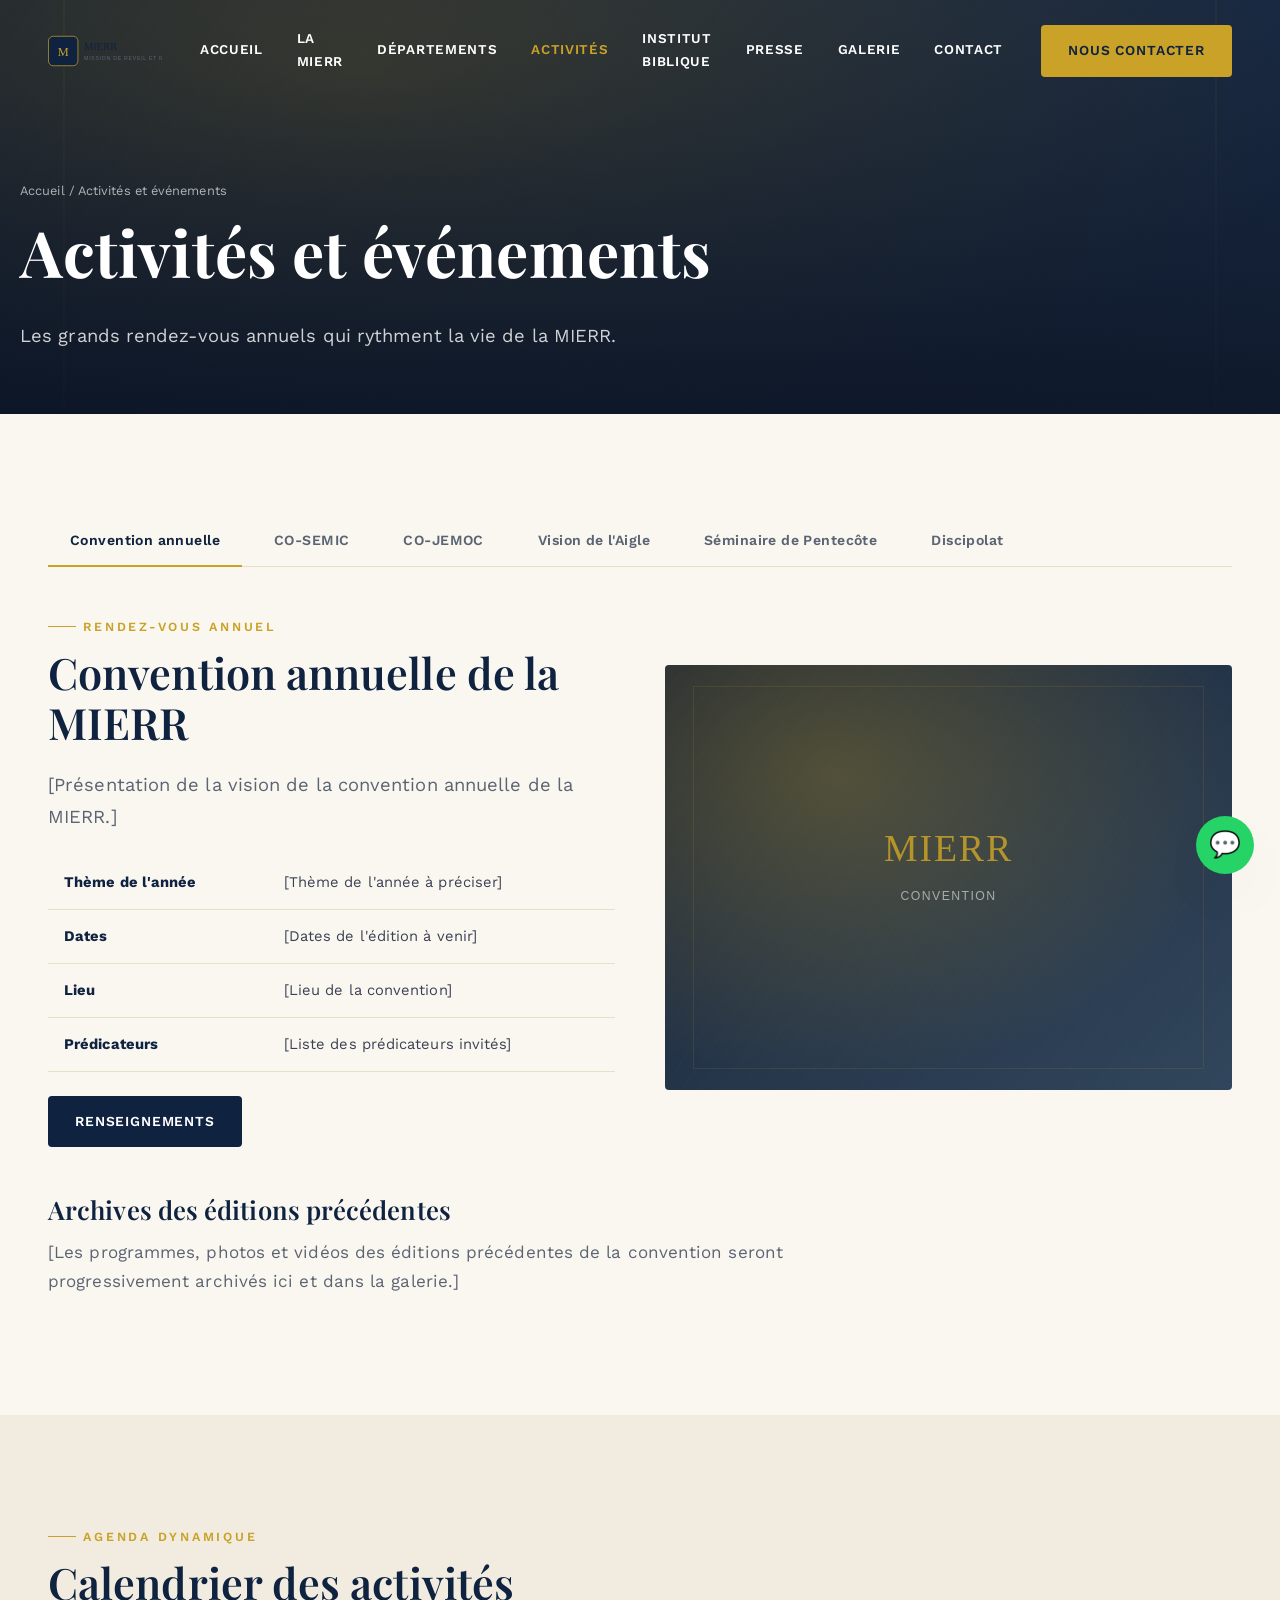
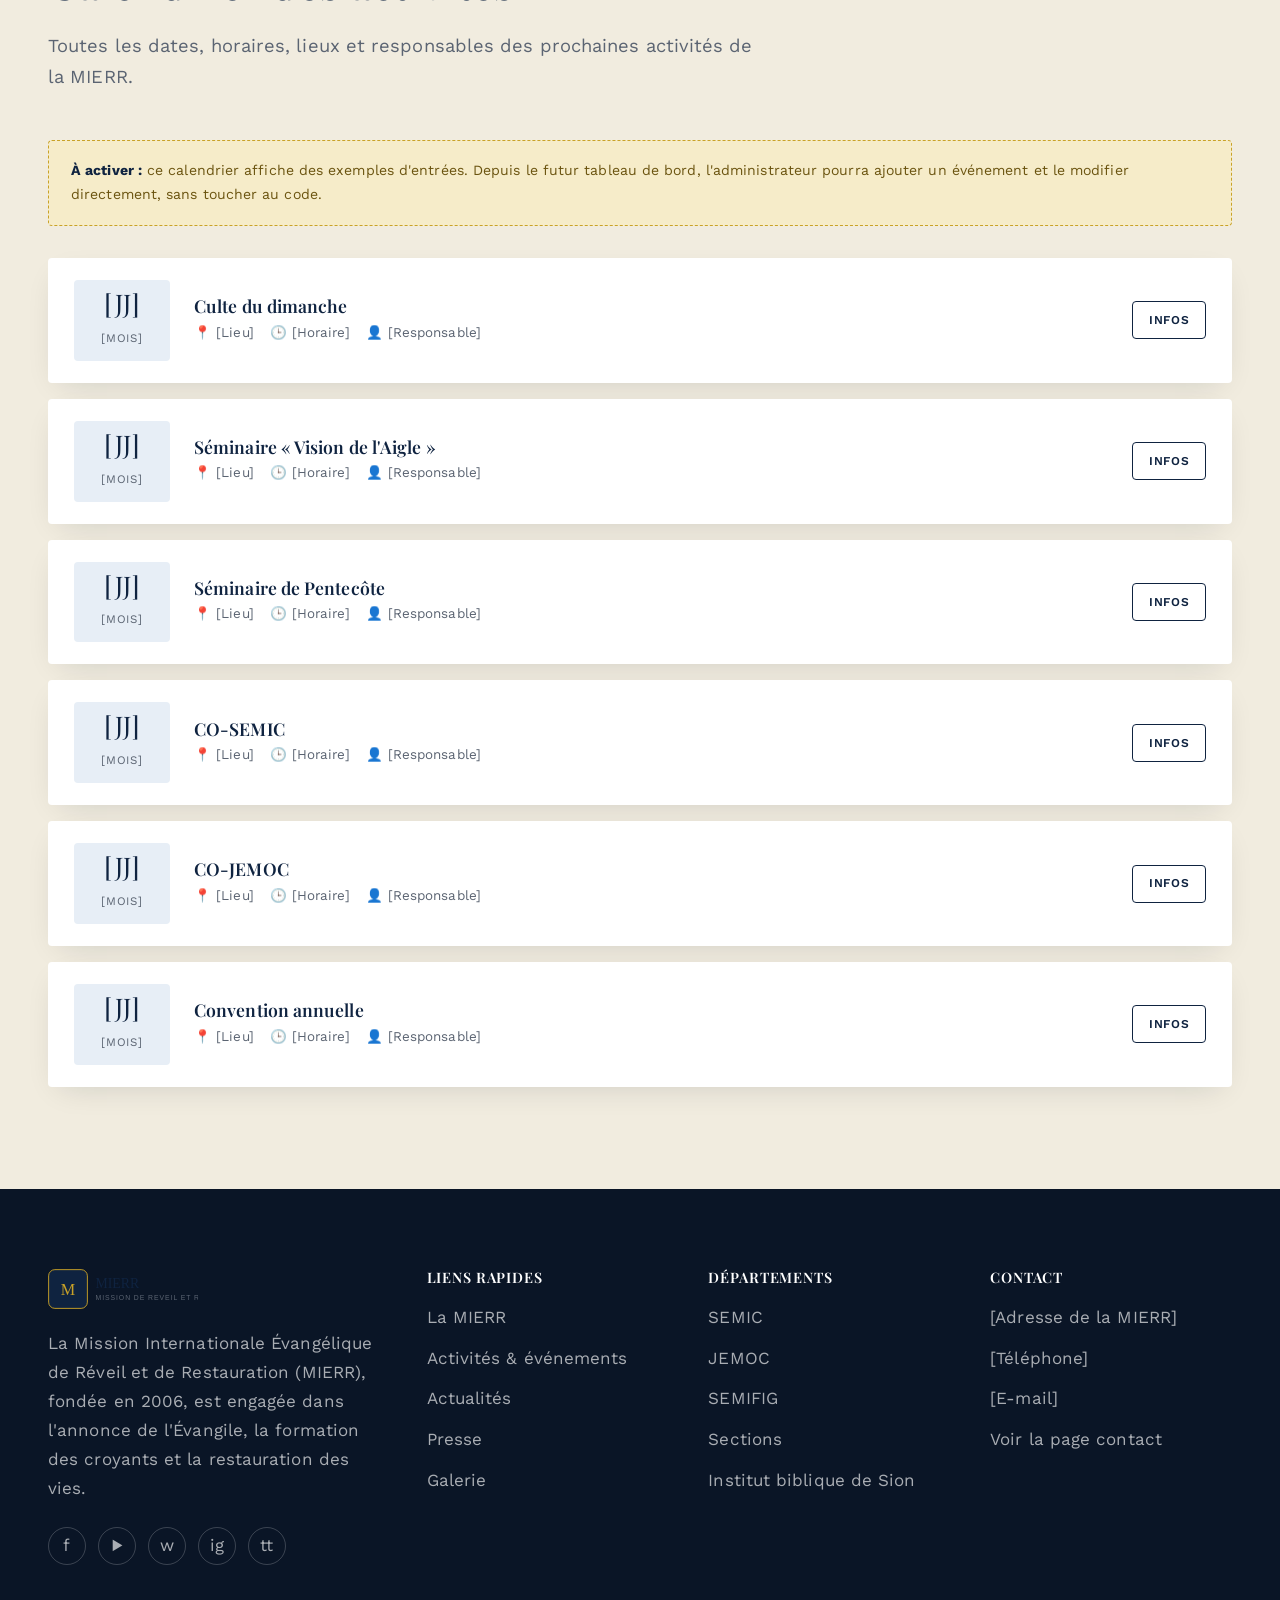
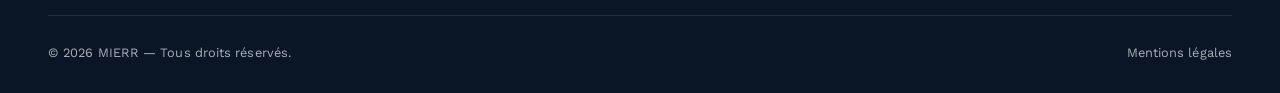
<file: docs/mierr/activites.html>
<!doctype html>
<html lang="fr">
<head>
<meta charset="UTF-8">
<meta name="viewport" content="width=device-width, initial-scale=1">
<title>Activités et événements — MIERR</title>
<meta name="description" content="Convention annuelle, CO-SEMIC, CO-JEMOC, Séminaire Vision de l'Aigle, Séminaire de Pentecôte, Séminaire sur le discipolat et calendrier des activités de la MIERR.">
<link rel="icon" href="assets/img/favicon.svg" type="image/svg+xml">
<link rel="preconnect" href="https://fonts.googleapis.com">
<link rel="preconnect" href="https://fonts.gstatic.com" crossorigin>
<link href="https://fonts.googleapis.com/css2?family=Playfair+Display:wght@500;600;700&family=Work+Sans:wght@300;400;500;600;700&display=swap" rel="stylesheet">
<link rel="stylesheet" href="assets/css/style.css">
</head>
<body>

<div class="barre-progression"></div>

<header class="entete">
  <div class="conteneur">
    <a href="index.html" class="logo"><img src="assets/img/logo-mierr.svg" alt="MIERR"></a>
    <nav class="nav-principale">
      <a href="index.html">Accueil</a>
      <a href="la-mierr.html">La MIERR</a>
      <a href="departements.html">Départements</a>
      <a href="activites.html" aria-current="page">Activités</a>
      <a href="institut-biblique.html">Institut biblique</a>
      <a href="presse.html">Presse</a>
      <a href="galerie.html">Galerie</a>
      <a href="contact.html">Contact</a>
    </nav>
    <div class="entete-actions">
      <a href="contact.html" class="bouton bouton--or">Nous contacter</a>
      <button class="bouton-menu" aria-label="Ouvrir le menu"><span></span><span></span><span></span></button>
    </div>
  </div>
</header>

<div class="menu-mobile">
  <button class="fermer-menu" aria-label="Fermer le menu">&times;</button>
  <a href="index.html">Accueil</a>
  <a href="la-mierr.html">La MIERR</a>
  <a href="departements.html">Départements</a>
  <a href="activites.html">Activités</a>
  <a href="institut-biblique.html">Institut biblique</a>
  <a href="presse.html">Presse</a>
  <a href="galerie.html">Galerie</a>
  <a href="actualites.html">Actualités</a>
  <a href="contact.html">Contact</a>
</div>

<main>

  <section class="banniere-page">
    <img src="assets/img/banniere-activites.svg" alt="">
    <div class="conteneur banniere-contenu">
      <div class="fil-ariane"><a href="index.html">Accueil</a> / Activités et événements</div>
      <h1>Activités et événements</h1>
      <p class="lead" style="color:rgba(255,255,255,.8); max-width:640px;">Les grands rendez-vous annuels qui rythment la vie de la MIERR.</p>
    </div>
  </section>

  <section class="section">
    <div class="conteneur" data-onglets>

      <div class="onglets-nav">
        <button class="onglet-bouton est-actif" data-cible="convention">Convention annuelle</button>
        <button class="onglet-bouton" data-cible="co-semic">CO-SEMIC</button>
        <button class="onglet-bouton" data-cible="co-jemoc">CO-JEMOC</button>
        <button class="onglet-bouton" data-cible="vision-aigle">Vision de l'Aigle</button>
        <button class="onglet-bouton" data-cible="pentecote">Séminaire de Pentecôte</button>
        <button class="onglet-bouton" data-cible="discipolat">Discipolat</button>
      </div>

      <!-- 4.1 CONVENTION -->
      <div class="onglet-panneau est-actif" data-panneau="convention" id="convention">
        <div class="grille grille--2" style="gap:50px; align-items:center;">
          <div>
            <span class="eyebrow">Rendez-vous annuel</span>
            <h2>Convention annuelle de la MIERR</h2>
            <p class="lead">[Présentation de la vision de la convention annuelle de la MIERR.]</p>
            <table class="tableau-simple">
              <tr><th>Thème de l'année</th><td>[Thème de l'année à préciser]</td></tr>
              <tr><th>Dates</th><td>[Dates de l'édition à venir]</td></tr>
              <tr><th>Lieu</th><td>[Lieu de la convention]</td></tr>
              <tr><th>Prédicateurs</th><td>[Liste des prédicateurs invités]</td></tr>
            </table>
            <a href="contact.html?objet=Convention%20annuelle" class="bouton bouton--bleu" style="margin-top:1.5rem;">Renseignements</a>
          </div>
          <img src="assets/img/galerie-04.svg" alt="Convention annuelle de la MIERR" style="border-radius:4px;">
        </div>
        <h3 style="margin-top:3rem;">Archives des éditions précédentes</h3>
        <p style="color:var(--gris); max-width:760px;">[Les programmes, photos et vidéos des éditions précédentes de la convention seront progressivement archivés ici et dans la <a href="galerie.html">galerie</a>.]</p>
      </div>

      <!-- 4.2 CO-SEMIC -->
      <div class="onglet-panneau" data-panneau="co-semic" id="co-semic">
        <div class="grille grille--2" style="gap:50px; align-items:center;">
          <div>
            <span class="eyebrow">SEMIC</span>
            <h2>CO-SEMIC — Conférence Internationale des Servantes Missionnaires de Christ</h2>
            <table class="tableau-simple">
              <tr><th>Objectif</th><td>[Objectif de la conférence à préciser]</td></tr>
              <tr><th>Thème</th><td>[Thème de l'édition à venir]</td></tr>
              <tr><th>Dates</th><td>[Dates de l'édition à venir]</td></tr>
              <tr><th>Intervenants</th><td>[Liste des intervenants invités]</td></tr>
            </table>
            <a href="departements.html#semic" class="bouton bouton--ligne" style="margin-top:1.5rem;">Voir le département SEMIC</a>
          </div>
          <img src="assets/img/galerie-07.svg" alt="CO-SEMIC" style="border-radius:4px;">
        </div>
      </div>

      <!-- 4.3 CO-JEMOC -->
      <div class="onglet-panneau" data-panneau="co-jemoc" id="co-jemoc">
        <div class="grille grille--2" style="gap:50px; align-items:center;">
          <div>
            <span class="eyebrow">JEMOC</span>
            <h2>CO-JEMOC — Conférence de la Jeunesse Missionnaire et Ouvriers de Christ</h2>
            <table class="tableau-simple">
              <tr><th>Objectif</th><td>[Objectif de la conférence à préciser]</td></tr>
              <tr><th>Thème</th><td>[Thème de l'édition à venir]</td></tr>
              <tr><th>Dates</th><td>[Dates de l'édition à venir]</td></tr>
              <tr><th>Intervenants</th><td>[Liste des intervenants invités]</td></tr>
            </table>
            <a href="departements.html#jemoc" class="bouton bouton--ligne" style="margin-top:1.5rem;">Voir le département JEMOC</a>
          </div>
          <img src="assets/img/galerie-08.svg" alt="CO-JEMOC" style="border-radius:4px;">
        </div>
      </div>

      <!-- 4.4 VISION DE L'AIGLE -->
      <div class="onglet-panneau" data-panneau="vision-aigle" id="vision-aigle">
        <div class="grille grille--2" style="gap:50px; align-items:center;">
          <div>
            <span class="eyebrow">Début d'année</span>
            <h2>Séminaire « Vision de l'Aigle »</h2>
            <p class="lead">Organisé au début de chaque année pour lancer la MIERR sur les orientations spirituelles de l'année.</p>
            <table class="tableau-simple">
              <tr><th>Thème annuel</th><td>[Thème de l'édition à venir]</td></tr>
              <tr><th>Programme</th><td>[Programme à préciser]</td></tr>
              <tr><th>Intervenants</th><td>[Liste des intervenants]</td></tr>
            </table>
          </div>
          <img src="assets/img/galerie-05.svg" alt="Séminaire Vision de l'Aigle" style="border-radius:4px;">
        </div>
      </div>

      <!-- 4.5 PENTECOTE -->
      <div class="onglet-panneau" data-panneau="pentecote" id="pentecote">
        <div class="grille grille--2" style="gap:50px; align-items:center;">
          <div>
            <span class="eyebrow">Effusion</span>
            <h2>Séminaire de Pentecôte</h2>
            <p class="lead">[Présentation de l'événement et de ses différentes éditions.]</p>
          </div>
          <img src="assets/img/galerie-06.svg" alt="Séminaire de Pentecôte" style="border-radius:4px;">
        </div>
      </div>

      <!-- 4.6 DISCIPOLAT -->
      <div class="onglet-panneau" data-panneau="discipolat" id="discipolat">
        <div class="grille grille--2" style="gap:50px; align-items:center;">
          <div>
            <span class="eyebrow">Formation</span>
            <h2>Séminaire sur le discipolat</h2>
            <h4>Objectifs</h4>
            <p>[Objectifs du séminaire à préciser.]</p>
            <h4>Programme &amp; enseignements</h4>
            <p>[Programme et enseignements à préciser.]</p>
            <h4>Intervenants</h4>
            <p>[Liste des intervenants.]</p>
            <a href="institut-biblique.html" class="bouton bouton--ligne">Voir l'Institut biblique de Sion</a>
          </div>
          <img src="assets/img/galerie-10.svg" alt="Séminaire sur le discipolat" style="border-radius:4px;">
        </div>
      </div>

    </div>
  </section>

  <!-- 4.7 CALENDRIER -->
  <section class="section section--alt" id="calendrier">
    <div class="conteneur">
      <div class="section-tete" data-anim>
        <span class="eyebrow">Agenda dynamique</span>
        <h2>Calendrier des activités</h2>
        <p class="lead">Toutes les dates, horaires, lieux et responsables des prochaines activités de la MIERR.</p>
      </div>
      <div class="avis-provisoire" data-anim>
        <strong>À activer :</strong> ce calendrier affiche des exemples d'entrées. Depuis le futur tableau de bord, l'administrateur pourra ajouter un événement et le modifier directement, sans toucher au code.
      </div>
      <div class="liste-evenements">
        <div class="evenement-ligne" data-anim>
          <div class="evenement-date"><span class="jour">[JJ]</span><br><span class="mois">[Mois]</span></div>
          <div class="evenement-detail">
            <h4>Culte du dimanche</h4>
            <div class="evenement-meta"><span>📍 [Lieu]</span><span>🕒 [Horaire]</span><span>👤 [Responsable]</span></div>
          </div>
          <a href="contact.html" class="bouton bouton--petit bouton--ligne">Infos</a>
        </div>
        <div class="evenement-ligne" data-anim>
          <div class="evenement-date"><span class="jour">[JJ]</span><br><span class="mois">[Mois]</span></div>
          <div class="evenement-detail">
            <h4>Séminaire « Vision de l'Aigle »</h4>
            <div class="evenement-meta"><span>📍 [Lieu]</span><span>🕒 [Horaire]</span><span>👤 [Responsable]</span></div>
          </div>
          <a href="#vision-aigle" class="bouton bouton--petit bouton--ligne">Infos</a>
        </div>
        <div class="evenement-ligne" data-anim>
          <div class="evenement-date"><span class="jour">[JJ]</span><br><span class="mois">[Mois]</span></div>
          <div class="evenement-detail">
            <h4>Séminaire de Pentecôte</h4>
            <div class="evenement-meta"><span>📍 [Lieu]</span><span>🕒 [Horaire]</span><span>👤 [Responsable]</span></div>
          </div>
          <a href="#pentecote" class="bouton bouton--petit bouton--ligne">Infos</a>
        </div>
        <div class="evenement-ligne" data-anim>
          <div class="evenement-date"><span class="jour">[JJ]</span><br><span class="mois">[Mois]</span></div>
          <div class="evenement-detail">
            <h4>CO-SEMIC</h4>
            <div class="evenement-meta"><span>📍 [Lieu]</span><span>🕒 [Horaire]</span><span>👤 [Responsable]</span></div>
          </div>
          <a href="#co-semic" class="bouton bouton--petit bouton--ligne">Infos</a>
        </div>
        <div class="evenement-ligne" data-anim>
          <div class="evenement-date"><span class="jour">[JJ]</span><br><span class="mois">[Mois]</span></div>
          <div class="evenement-detail">
            <h4>CO-JEMOC</h4>
            <div class="evenement-meta"><span>📍 [Lieu]</span><span>🕒 [Horaire]</span><span>👤 [Responsable]</span></div>
          </div>
          <a href="#co-jemoc" class="bouton bouton--petit bouton--ligne">Infos</a>
        </div>
        <div class="evenement-ligne" data-anim>
          <div class="evenement-date"><span class="jour">[JJ]</span><br><span class="mois">[Mois]</span></div>
          <div class="evenement-detail">
            <h4>Convention annuelle</h4>
            <div class="evenement-meta"><span>📍 [Lieu]</span><span>🕒 [Horaire]</span><span>👤 [Responsable]</span></div>
          </div>
          <a href="#convention" class="bouton bouton--petit bouton--ligne">Infos</a>
        </div>
      </div>
    </div>
  </section>

</main>

<a href="#" class="whatsapp-flottant" data-whatsapp aria-label="Contacter la MIERR sur WhatsApp">💬</a>

<footer class="pied">
  <div class="conteneur">
    <div class="pied-grille">
      <div>
        <div class="pied-logo"><img src="assets/img/logo-mierr.svg" alt="MIERR"></div>
        <p>La Mission Internationale Évangélique de Réveil et de Restauration (MIERR), fondée en 2006, est engagée dans l'annonce de l'Évangile, la formation des croyants et la restauration des vies.</p>
        <div class="pied-reseaux">
          <a href="#" aria-label="Facebook">f</a>
          <a href="#" aria-label="YouTube">▶</a>
          <a href="#" data-whatsapp aria-label="WhatsApp">w</a>
          <a href="#" aria-label="Instagram">ig</a>
          <a href="#" aria-label="TikTok">tt</a>
        </div>
      </div>
      <div>
        <h4>Liens rapides</h4>
        <ul>
          <li><a href="la-mierr.html">La MIERR</a></li>
          <li><a href="activites.html">Activités &amp; événements</a></li>
          <li><a href="actualites.html">Actualités</a></li>
          <li><a href="presse.html">Presse</a></li>
          <li><a href="galerie.html">Galerie</a></li>
        </ul>
      </div>
      <div>
        <h4>Départements</h4>
        <ul>
          <li><a href="departements.html#semic">SEMIC</a></li>
          <li><a href="departements.html#jemoc">JEMOC</a></li>
          <li><a href="departements.html#semifig">SEMIFIG</a></li>
          <li><a href="departements.html#sections">Sections</a></li>
          <li><a href="institut-biblique.html">Institut biblique de Sion</a></li>
        </ul>
      </div>
      <div>
        <h4>Contact</h4>
        <ul>
          <li>[Adresse de la MIERR]</li>
          <li>[Téléphone]</li>
          <li>[E-mail]</li>
          <li><a href="contact.html">Voir la page contact</a></li>
        </ul>
      </div>
    </div>
    <div class="pied-bas">
      <span>© <span data-annee></span> MIERR — Tous droits réservés.</span>
      <a href="contact.html#mentions">Mentions légales</a>
    </div>
  </div>
</footer>

<script src="assets/js/script.js"></script>
</body>
</html>
</file>
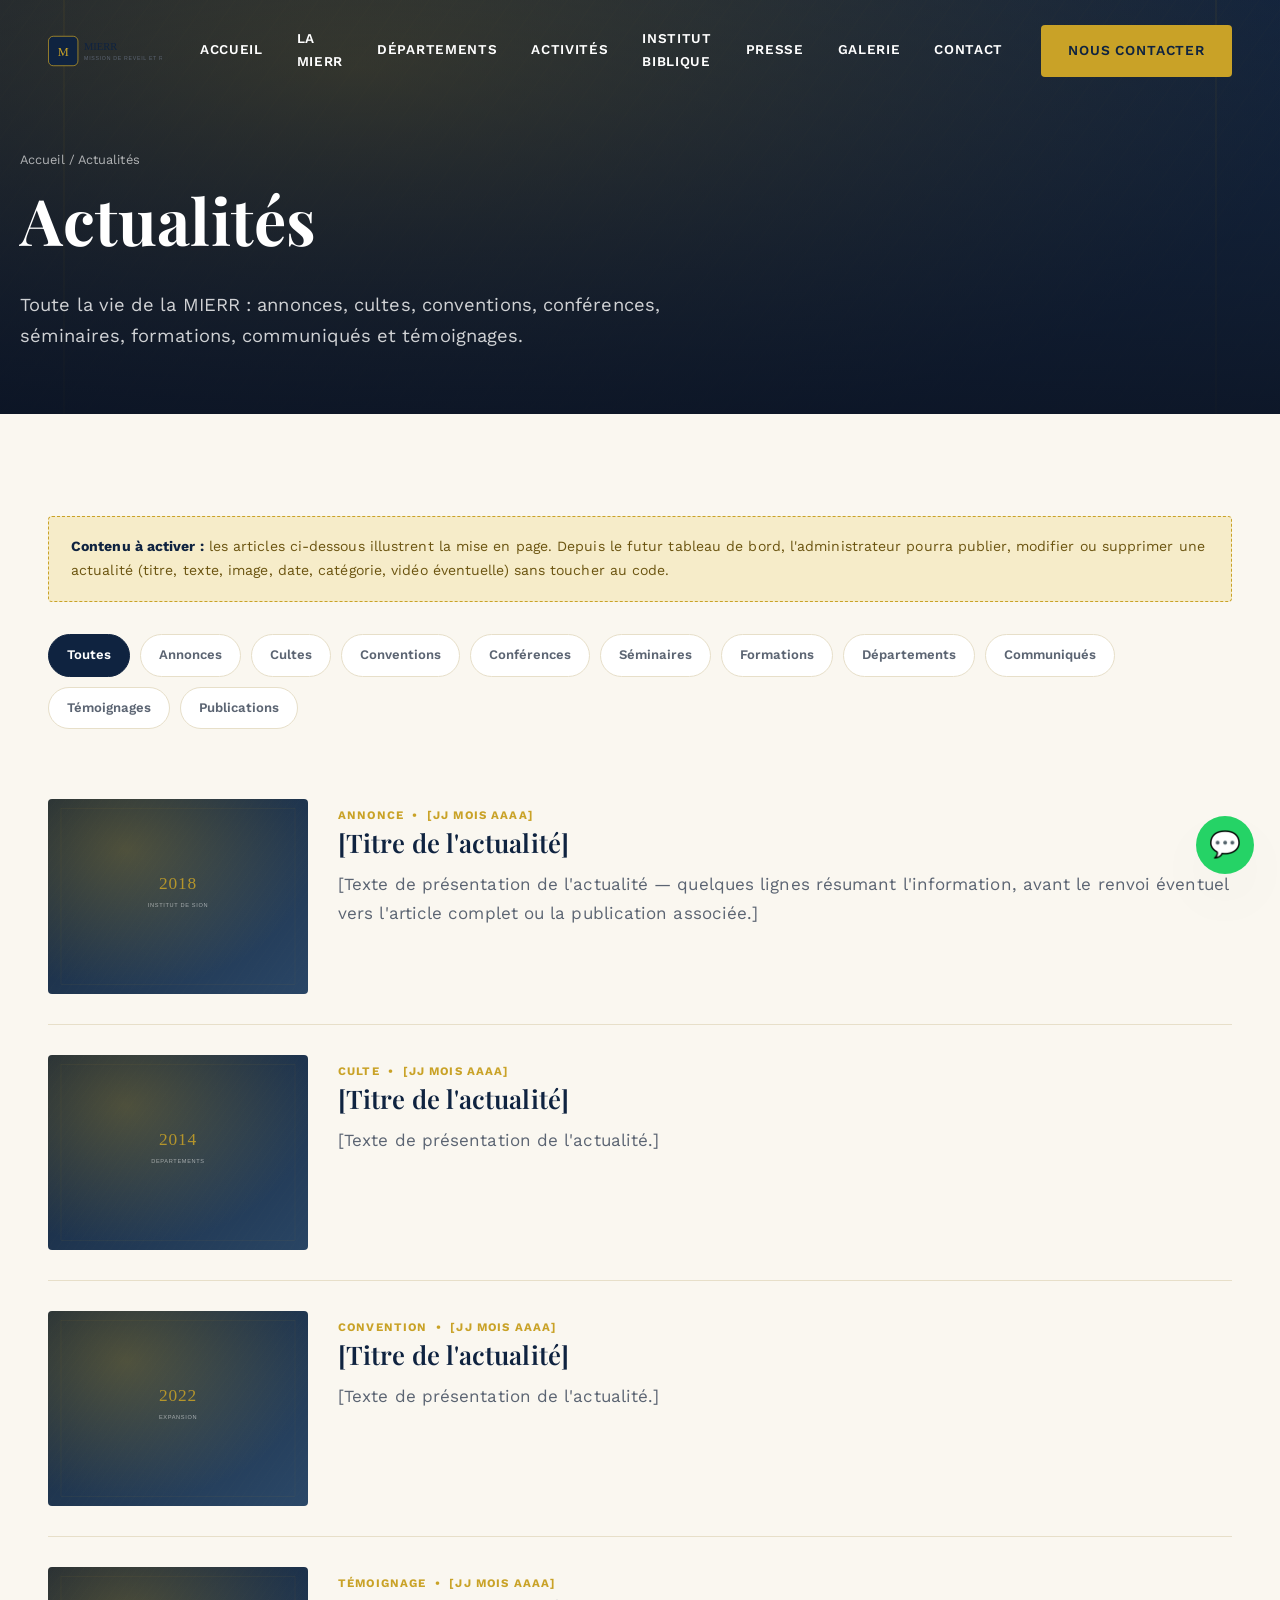
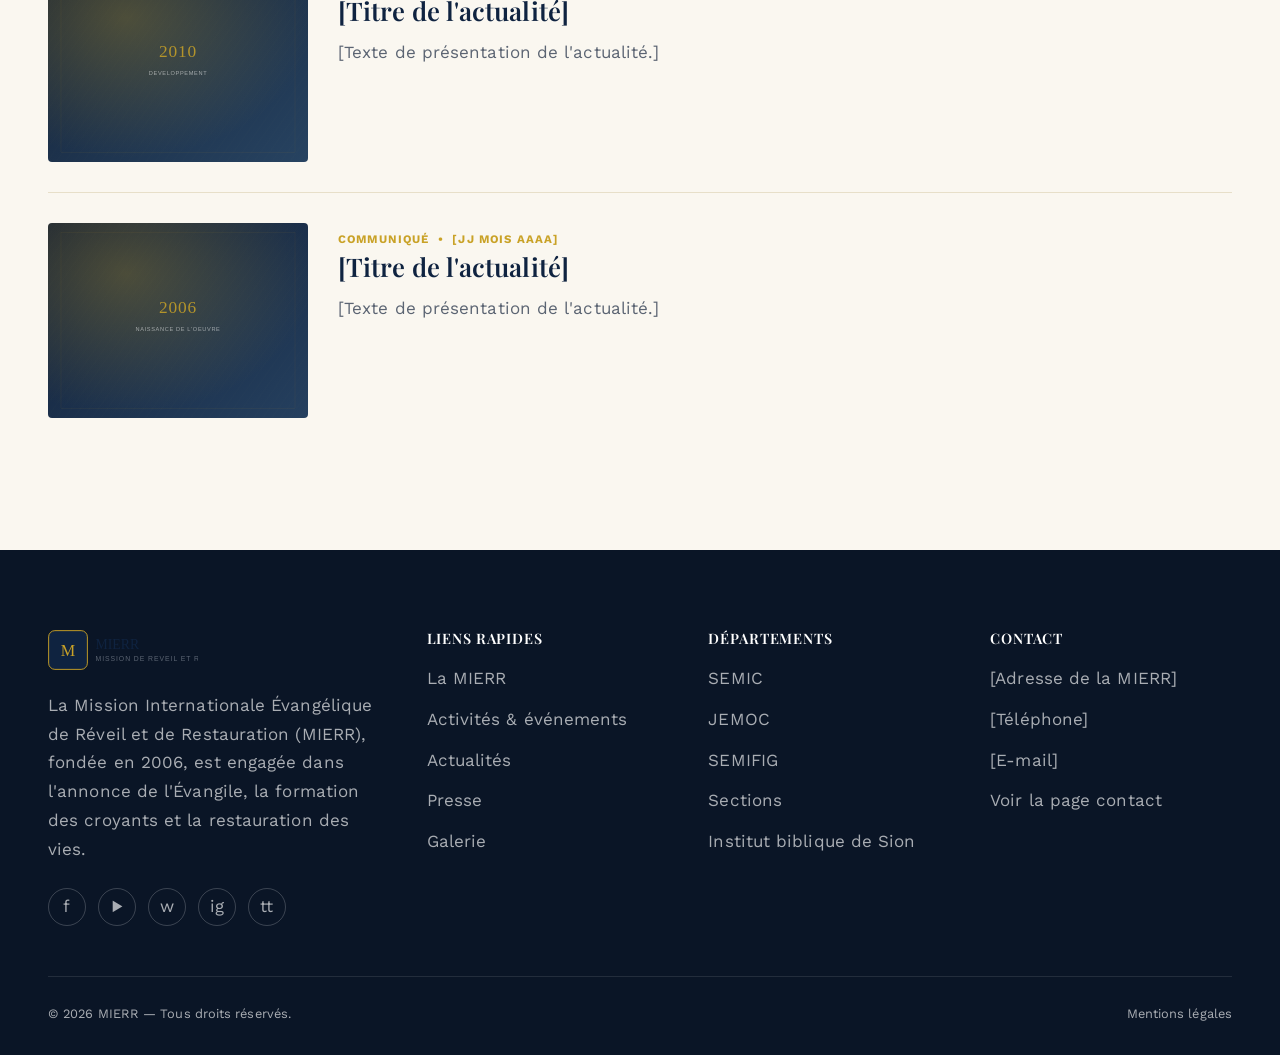
<file: docs/mierr/actualites.html>
<!doctype html>
<html lang="fr">
<head>
<meta charset="UTF-8">
<meta name="viewport" content="width=device-width, initial-scale=1">
<title>Actualités — MIERR</title>
<meta name="description" content="Annonces, cultes, conventions, conférences, séminaires, formations et témoignages de la MIERR.">
<link rel="icon" href="assets/img/favicon.svg" type="image/svg+xml">
<link rel="preconnect" href="https://fonts.googleapis.com">
<link rel="preconnect" href="https://fonts.gstatic.com" crossorigin>
<link href="https://fonts.googleapis.com/css2?family=Playfair+Display:wght@500;600;700&family=Work+Sans:wght@300;400;500;600;700&display=swap" rel="stylesheet">
<link rel="stylesheet" href="assets/css/style.css">
</head>
<body>

<div class="barre-progression"></div>

<header class="entete">
  <div class="conteneur">
    <a href="index.html" class="logo"><img src="assets/img/logo-mierr.svg" alt="MIERR"></a>
    <nav class="nav-principale">
      <a href="index.html">Accueil</a>
      <a href="la-mierr.html">La MIERR</a>
      <a href="departements.html">Départements</a>
      <a href="activites.html">Activités</a>
      <a href="institut-biblique.html">Institut biblique</a>
      <a href="presse.html">Presse</a>
      <a href="galerie.html">Galerie</a>
      <a href="contact.html">Contact</a>
    </nav>
    <div class="entete-actions">
      <a href="contact.html" class="bouton bouton--or">Nous contacter</a>
      <button class="bouton-menu" aria-label="Ouvrir le menu"><span></span><span></span><span></span></button>
    </div>
  </div>
</header>

<div class="menu-mobile">
  <button class="fermer-menu" aria-label="Fermer le menu">&times;</button>
  <a href="index.html">Accueil</a>
  <a href="la-mierr.html">La MIERR</a>
  <a href="departements.html">Départements</a>
  <a href="activites.html">Activités</a>
  <a href="institut-biblique.html">Institut biblique</a>
  <a href="presse.html">Presse</a>
  <a href="galerie.html">Galerie</a>
  <a href="actualites.html">Actualités</a>
  <a href="contact.html">Contact</a>
</div>

<main>

  <section class="banniere-page">
    <img src="assets/img/banniere-actualites.svg" alt="">
    <div class="conteneur banniere-contenu">
      <div class="fil-ariane"><a href="index.html">Accueil</a> / Actualités</div>
      <h1>Actualités</h1>
      <p class="lead" style="color:rgba(255,255,255,.8); max-width:640px;">Toute la vie de la MIERR : annonces, cultes, conventions, conférences, séminaires, formations, communiqués et témoignages.</p>
    </div>
  </section>

  <section class="section">
    <div class="conteneur">
      <div class="avis-provisoire" data-anim>
        <strong>Contenu à activer :</strong> les articles ci-dessous illustrent la mise en page. Depuis le futur tableau de bord, l'administrateur pourra publier, modifier ou supprimer une actualité (titre, texte, image, date, catégorie, vidéo éventuelle) sans toucher au code.
      </div>

      <div class="filtres-galerie" data-anim>
        <button class="filtre-bouton est-actif">Toutes</button>
        <button class="filtre-bouton">Annonces</button>
        <button class="filtre-bouton">Cultes</button>
        <button class="filtre-bouton">Conventions</button>
        <button class="filtre-bouton">Conférences</button>
        <button class="filtre-bouton">Séminaires</button>
        <button class="filtre-bouton">Formations</button>
        <button class="filtre-bouton">Départements</button>
        <button class="filtre-bouton">Communiqués</button>
        <button class="filtre-bouton">Témoignages</button>
        <button class="filtre-bouton">Publications</button>
      </div>

      <div>
        <article class="article-ligne" data-anim>
          <div class="carte-image"><img src="assets/img/histoire-04.svg" alt="Annonce"></div>
          <div>
            <span class="carte-etiquette">Annonce &nbsp;•&nbsp; [JJ mois AAAA]</span>
            <h3>[Titre de l'actualité]</h3>
            <p style="color:var(--gris);">[Texte de présentation de l'actualité — quelques lignes résumant l'information, avant le renvoi éventuel vers l'article complet ou la publication associée.]</p>
          </div>
        </article>
        <article class="article-ligne" data-anim>
          <div class="carte-image"><img src="assets/img/histoire-03.svg" alt="Culte"></div>
          <div>
            <span class="carte-etiquette">Culte &nbsp;•&nbsp; [JJ mois AAAA]</span>
            <h3>[Titre de l'actualité]</h3>
            <p style="color:var(--gris);">[Texte de présentation de l'actualité.]</p>
          </div>
        </article>
        <article class="article-ligne" data-anim>
          <div class="carte-image"><img src="assets/img/histoire-05.svg" alt="Convention"></div>
          <div>
            <span class="carte-etiquette">Convention &nbsp;•&nbsp; [JJ mois AAAA]</span>
            <h3>[Titre de l'actualité]</h3>
            <p style="color:var(--gris);">[Texte de présentation de l'actualité.]</p>
          </div>
        </article>
        <article class="article-ligne" data-anim>
          <div class="carte-image"><img src="assets/img/histoire-02.svg" alt="Témoignage"></div>
          <div>
            <span class="carte-etiquette">Témoignage &nbsp;•&nbsp; [JJ mois AAAA]</span>
            <h3>[Titre de l'actualité]</h3>
            <p style="color:var(--gris);">[Texte de présentation de l'actualité.]</p>
          </div>
        </article>
        <article class="article-ligne" data-anim style="border-bottom:0;">
          <div class="carte-image"><img src="assets/img/histoire-01.svg" alt="Communiqué"></div>
          <div>
            <span class="carte-etiquette">Communiqué &nbsp;•&nbsp; [JJ mois AAAA]</span>
            <h3>[Titre de l'actualité]</h3>
            <p style="color:var(--gris);">[Texte de présentation de l'actualité.]</p>
          </div>
        </article>
      </div>
    </div>
  </section>

</main>

<a href="#" class="whatsapp-flottant" data-whatsapp aria-label="Contacter la MIERR sur WhatsApp">💬</a>

<footer class="pied">
  <div class="conteneur">
    <div class="pied-grille">
      <div>
        <div class="pied-logo"><img src="assets/img/logo-mierr.svg" alt="MIERR"></div>
        <p>La Mission Internationale Évangélique de Réveil et de Restauration (MIERR), fondée en 2006, est engagée dans l'annonce de l'Évangile, la formation des croyants et la restauration des vies.</p>
        <div class="pied-reseaux">
          <a href="#" aria-label="Facebook">f</a>
          <a href="#" aria-label="YouTube">▶</a>
          <a href="#" data-whatsapp aria-label="WhatsApp">w</a>
          <a href="#" aria-label="Instagram">ig</a>
          <a href="#" aria-label="TikTok">tt</a>
        </div>
      </div>
      <div>
        <h4>Liens rapides</h4>
        <ul>
          <li><a href="la-mierr.html">La MIERR</a></li>
          <li><a href="activites.html">Activités &amp; événements</a></li>
          <li><a href="actualites.html">Actualités</a></li>
          <li><a href="presse.html">Presse</a></li>
          <li><a href="galerie.html">Galerie</a></li>
        </ul>
      </div>
      <div>
        <h4>Départements</h4>
        <ul>
          <li><a href="departements.html#semic">SEMIC</a></li>
          <li><a href="departements.html#jemoc">JEMOC</a></li>
          <li><a href="departements.html#semifig">SEMIFIG</a></li>
          <li><a href="departements.html#sections">Sections</a></li>
          <li><a href="institut-biblique.html">Institut biblique de Sion</a></li>
        </ul>
      </div>
      <div>
        <h4>Contact</h4>
        <ul>
          <li>[Adresse de la MIERR]</li>
          <li>[Téléphone]</li>
          <li>[E-mail]</li>
          <li><a href="contact.html">Voir la page contact</a></li>
        </ul>
      </div>
    </div>
    <div class="pied-bas">
      <span>© <span data-annee></span> MIERR — Tous droits réservés.</span>
      <a href="contact.html#mentions">Mentions légales</a>
    </div>
  </div>
</footer>

<script src="assets/js/script.js"></script>
</body>
</html>
</file>
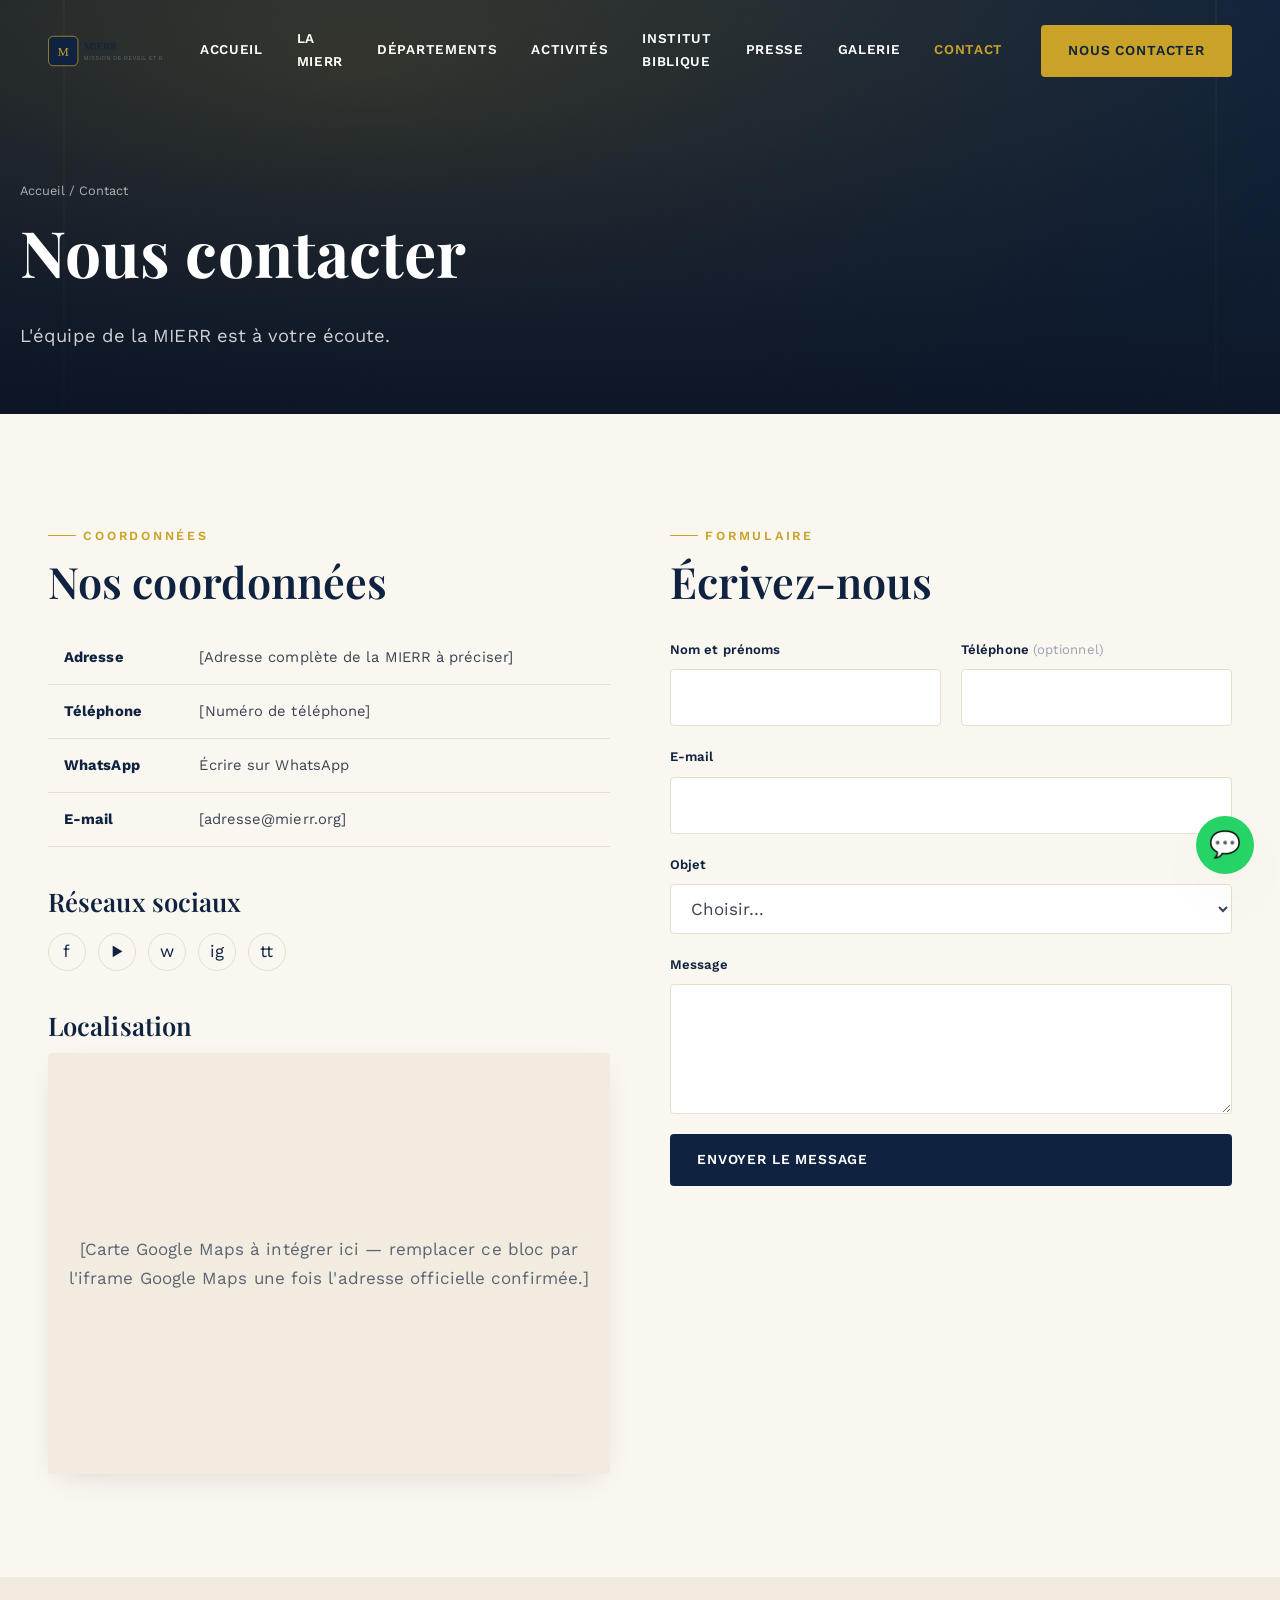
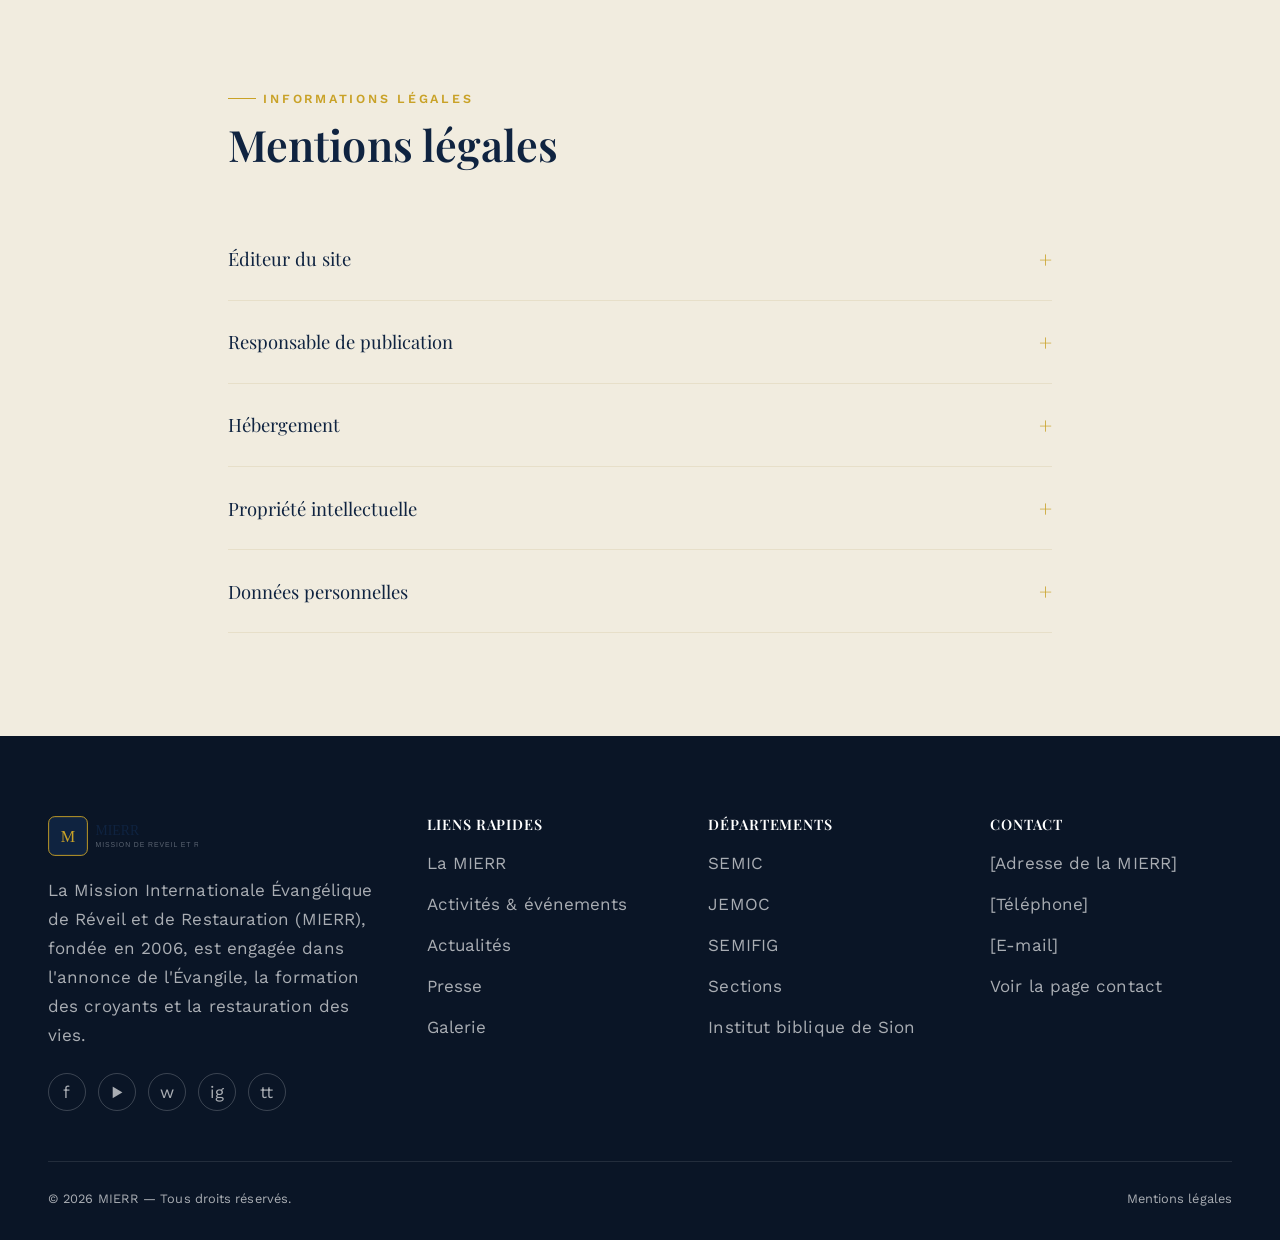
<file: docs/mierr/contact.html>
<!doctype html>
<html lang="fr">
<head>
<meta charset="UTF-8">
<meta name="viewport" content="width=device-width, initial-scale=1">
<title>Contact — MIERR</title>
<meta name="description" content="Adresse, téléphone, WhatsApp, e-mail, réseaux sociaux, localisation et formulaire de contact de la MIERR.">
<link rel="icon" href="assets/img/favicon.svg" type="image/svg+xml">
<link rel="preconnect" href="https://fonts.googleapis.com">
<link rel="preconnect" href="https://fonts.gstatic.com" crossorigin>
<link href="https://fonts.googleapis.com/css2?family=Playfair+Display:wght@500;600;700&family=Work+Sans:wght@300;400;500;600;700&display=swap" rel="stylesheet">
<link rel="stylesheet" href="assets/css/style.css">
</head>
<body>

<div class="barre-progression"></div>

<header class="entete">
  <div class="conteneur">
    <a href="index.html" class="logo"><img src="assets/img/logo-mierr.svg" alt="MIERR"></a>
    <nav class="nav-principale">
      <a href="index.html">Accueil</a>
      <a href="la-mierr.html">La MIERR</a>
      <a href="departements.html">Départements</a>
      <a href="activites.html">Activités</a>
      <a href="institut-biblique.html">Institut biblique</a>
      <a href="presse.html">Presse</a>
      <a href="galerie.html">Galerie</a>
      <a href="contact.html" aria-current="page">Contact</a>
    </nav>
    <div class="entete-actions">
      <a href="contact.html" class="bouton bouton--or">Nous contacter</a>
      <button class="bouton-menu" aria-label="Ouvrir le menu"><span></span><span></span><span></span></button>
    </div>
  </div>
</header>

<div class="menu-mobile">
  <button class="fermer-menu" aria-label="Fermer le menu">&times;</button>
  <a href="index.html">Accueil</a>
  <a href="la-mierr.html">La MIERR</a>
  <a href="departements.html">Départements</a>
  <a href="activites.html">Activités</a>
  <a href="institut-biblique.html">Institut biblique</a>
  <a href="presse.html">Presse</a>
  <a href="galerie.html">Galerie</a>
  <a href="actualites.html">Actualités</a>
  <a href="contact.html">Contact</a>
</div>

<main>

  <section class="banniere-page">
    <img src="assets/img/banniere-contact.svg" alt="">
    <div class="conteneur banniere-contenu">
      <div class="fil-ariane"><a href="index.html">Accueil</a> / Contact</div>
      <h1>Nous contacter</h1>
      <p class="lead" style="color:rgba(255,255,255,.8); max-width:640px;">L'équipe de la MIERR est à votre écoute.</p>
    </div>
  </section>

  <section class="section">
    <div class="conteneur">
      <div class="grille grille--2" style="gap:60px; align-items:start;">

        <div data-anim>
          <span class="eyebrow">Coordonnées</span>
          <h2>Nos coordonnées</h2>
          <table class="tableau-simple">
            <tr><th>Adresse</th><td>[Adresse complète de la MIERR à préciser]</td></tr>
            <tr><th>Téléphone</th><td>[Numéro de téléphone]</td></tr>
            <tr><th>WhatsApp</th><td><a href="#" data-whatsapp>Écrire sur WhatsApp</a></td></tr>
            <tr><th>E-mail</th><td>[adresse@mierr.org]</td></tr>
          </table>

          <h3 style="margin-top:2.5rem;">Réseaux sociaux</h3>
          <div class="pied-reseaux" style="margin-top:1rem;">
            <a href="#" aria-label="Facebook" style="border-color:var(--sable); color:var(--bleu);">f</a>
            <a href="#" aria-label="YouTube" style="border-color:var(--sable); color:var(--bleu);">▶</a>
            <a href="#" data-whatsapp aria-label="WhatsApp" style="border-color:var(--sable); color:var(--bleu);">w</a>
            <a href="#" aria-label="Instagram" style="border-color:var(--sable); color:var(--bleu);">ig</a>
            <a href="#" aria-label="TikTok" style="border-color:var(--sable); color:var(--bleu);">tt</a>
          </div>

          <h3 style="margin-top:2.5rem;">Localisation</h3>
          <div style="border-radius:4px; overflow:hidden; box-shadow:var(--ombre-douce); aspect-ratio:4/3; background:var(--ivoire-2); display:flex; align-items:center; justify-content:center; color:var(--gris); text-align:center; padding:20px;">
            [Carte Google Maps à intégrer ici — remplacer ce bloc par l'iframe Google Maps une fois l'adresse officielle confirmée.]
          </div>
        </div>

        <div data-anim>
          <span class="eyebrow">Formulaire</span>
          <h2>Écrivez-nous</h2>
          <form class="formulaire" data-formulaire data-objet="Message depuis le site MIERR" novalidate>
            <div class="rangee">
              <div class="champ">
                <label for="c-nom">Nom et prénoms</label>
                <input type="text" id="c-nom" name="Nom et prénoms" required>
              </div>
              <div class="champ">
                <label for="c-tel">Téléphone <span class="optionnel">(optionnel)</span></label>
                <input type="tel" id="c-tel" name="Téléphone">
              </div>
            </div>
            <div class="champ">
              <label for="c-email">E-mail</label>
              <input type="email" id="c-email" name="E-mail" required>
            </div>
            <div class="champ">
              <label for="c-objet">Objet</label>
              <select id="c-objet" name="objet" required>
                <option value="">Choisir…</option>
                <option>Renseignement général</option>
                <option>Institut biblique</option>
                <option>Service des événements</option>
                <option>Schékina</option>
                <option>Convention annuelle</option>
                <option>Presse</option>
                <option>Autre</option>
              </select>
            </div>
            <div class="champ">
              <label for="c-message">Message</label>
              <textarea id="c-message" name="Message" required></textarea>
            </div>
            <button type="submit" class="bouton bouton--bleu">Envoyer le message</button>
            <div class="formulaire-message" role="status"></div>
          </form>
        </div>

      </div>
    </div>
  </section>

  <!-- MENTIONS LEGALES -->
  <section class="section section--alt" id="mentions">
    <div class="conteneur-etroit">
      <div class="section-tete" data-anim>
        <span class="eyebrow">Informations légales</span>
        <h2>Mentions légales</h2>
      </div>
      <div data-accordeon-groupe data-anim>
        <div class="accordeon-item">
          <button class="accordeon-tete"><span>Éditeur du site</span><span class="signe">+</span></button>
          <div class="accordeon-corps"><div class="accordeon-corps-inner">[Nom de l'éditeur du site — MIERR — et informations légales relatives à l'organisation.]</div></div>
        </div>
        <div class="accordeon-item">
          <button class="accordeon-tete"><span>Responsable de publication</span><span class="signe">+</span></button>
          <div class="accordeon-corps"><div class="accordeon-corps-inner">[Nom et fonction du responsable de publication à préciser.]</div></div>
        </div>
        <div class="accordeon-item">
          <button class="accordeon-tete"><span>Hébergement</span><span class="signe">+</span></button>
          <div class="accordeon-corps"><div class="accordeon-corps-inner">[Nom et coordonnées de l'hébergeur du site à préciser.]</div></div>
        </div>
        <div class="accordeon-item">
          <button class="accordeon-tete"><span>Propriété intellectuelle</span><span class="signe">+</span></button>
          <div class="accordeon-corps"><div class="accordeon-corps-inner">L'ensemble des contenus (textes, images, vidéos, logo) présents sur ce site est la propriété de la MIERR, sauf mention contraire, et ne peut être reproduit sans autorisation préalable.</div></div>
        </div>
        <div class="accordeon-item">
          <button class="accordeon-tete"><span>Données personnelles</span><span class="signe">+</span></button>
          <div class="accordeon-corps"><div class="accordeon-corps-inner">[Politique de traitement des données transmises via les formulaires du site à préciser.]</div></div>
        </div>
      </div>
    </div>
  </section>

</main>

<a href="#" class="whatsapp-flottant" data-whatsapp aria-label="Contacter la MIERR sur WhatsApp">💬</a>

<footer class="pied">
  <div class="conteneur">
    <div class="pied-grille">
      <div>
        <div class="pied-logo"><img src="assets/img/logo-mierr.svg" alt="MIERR"></div>
        <p>La Mission Internationale Évangélique de Réveil et de Restauration (MIERR), fondée en 2006, est engagée dans l'annonce de l'Évangile, la formation des croyants et la restauration des vies.</p>
        <div class="pied-reseaux">
          <a href="#" aria-label="Facebook">f</a>
          <a href="#" aria-label="YouTube">▶</a>
          <a href="#" data-whatsapp aria-label="WhatsApp">w</a>
          <a href="#" aria-label="Instagram">ig</a>
          <a href="#" aria-label="TikTok">tt</a>
        </div>
      </div>
      <div>
        <h4>Liens rapides</h4>
        <ul>
          <li><a href="la-mierr.html">La MIERR</a></li>
          <li><a href="activites.html">Activités &amp; événements</a></li>
          <li><a href="actualites.html">Actualités</a></li>
          <li><a href="presse.html">Presse</a></li>
          <li><a href="galerie.html">Galerie</a></li>
        </ul>
      </div>
      <div>
        <h4>Départements</h4>
        <ul>
          <li><a href="departements.html#semic">SEMIC</a></li>
          <li><a href="departements.html#jemoc">JEMOC</a></li>
          <li><a href="departements.html#semifig">SEMIFIG</a></li>
          <li><a href="departements.html#sections">Sections</a></li>
          <li><a href="institut-biblique.html">Institut biblique de Sion</a></li>
        </ul>
      </div>
      <div>
        <h4>Contact</h4>
        <ul>
          <li>[Adresse de la MIERR]</li>
          <li>[Téléphone]</li>
          <li>[E-mail]</li>
          <li><a href="contact.html">Voir la page contact</a></li>
        </ul>
      </div>
    </div>
    <div class="pied-bas">
      <span>© <span data-annee></span> MIERR — Tous droits réservés.</span>
      <a href="contact.html#mentions">Mentions légales</a>
    </div>
  </div>
</footer>

<script src="assets/js/script.js"></script>
</body>
</html>
</file>
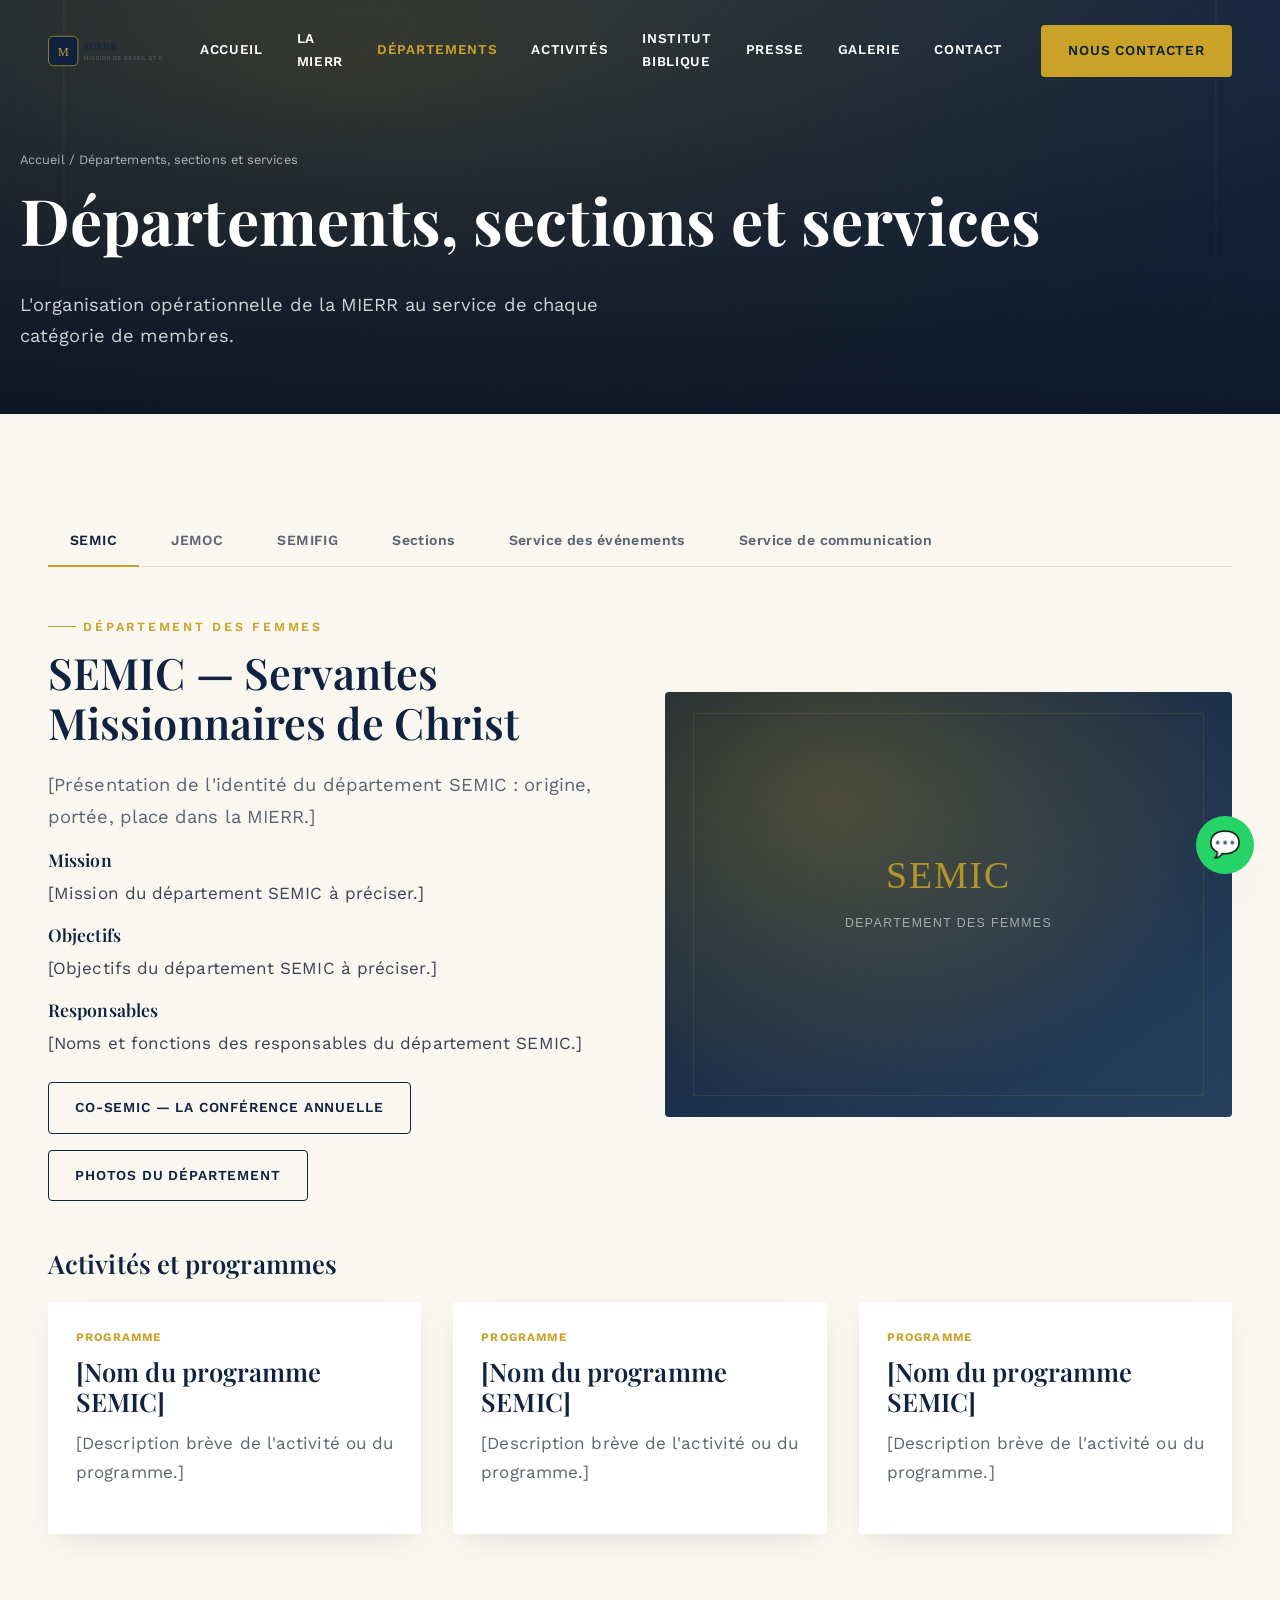
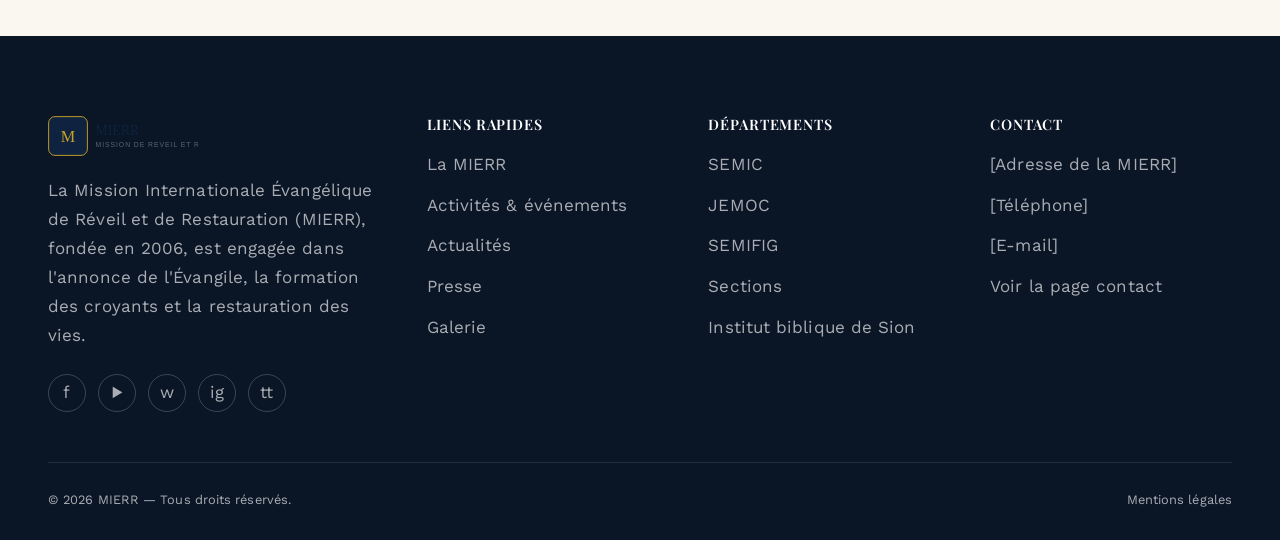
<file: docs/mierr/departements.html>
<!doctype html>
<html lang="fr">
<head>
<meta charset="UTF-8">
<meta name="viewport" content="width=device-width, initial-scale=1">
<title>Départements, sections et services — MIERR</title>
<meta name="description" content="SEMIC, JEMOC, SEMIFIG, sections des travailleurs et des entrepreneurs, service des événements et service de communication de la MIERR.">
<link rel="icon" href="assets/img/favicon.svg" type="image/svg+xml">
<link rel="preconnect" href="https://fonts.googleapis.com">
<link rel="preconnect" href="https://fonts.gstatic.com" crossorigin>
<link href="https://fonts.googleapis.com/css2?family=Playfair+Display:wght@500;600;700&family=Work+Sans:wght@300;400;500;600;700&display=swap" rel="stylesheet">
<link rel="stylesheet" href="assets/css/style.css">
</head>
<body>

<div class="barre-progression"></div>

<header class="entete">
  <div class="conteneur">
    <a href="index.html" class="logo"><img src="assets/img/logo-mierr.svg" alt="MIERR"></a>
    <nav class="nav-principale">
      <a href="index.html">Accueil</a>
      <a href="la-mierr.html">La MIERR</a>
      <a href="departements.html" aria-current="page">Départements</a>
      <a href="activites.html">Activités</a>
      <a href="institut-biblique.html">Institut biblique</a>
      <a href="presse.html">Presse</a>
      <a href="galerie.html">Galerie</a>
      <a href="contact.html">Contact</a>
    </nav>
    <div class="entete-actions">
      <a href="contact.html" class="bouton bouton--or">Nous contacter</a>
      <button class="bouton-menu" aria-label="Ouvrir le menu"><span></span><span></span><span></span></button>
    </div>
  </div>
</header>

<div class="menu-mobile">
  <button class="fermer-menu" aria-label="Fermer le menu">&times;</button>
  <a href="index.html">Accueil</a>
  <a href="la-mierr.html">La MIERR</a>
  <a href="departements.html">Départements</a>
  <a href="activites.html">Activités</a>
  <a href="institut-biblique.html">Institut biblique</a>
  <a href="presse.html">Presse</a>
  <a href="galerie.html">Galerie</a>
  <a href="actualites.html">Actualités</a>
  <a href="contact.html">Contact</a>
</div>

<main>

  <section class="banniere-page">
    <img src="assets/img/banniere-departements.svg" alt="">
    <div class="conteneur banniere-contenu">
      <div class="fil-ariane"><a href="index.html">Accueil</a> / Départements, sections et services</div>
      <h1>Départements, sections et services</h1>
      <p class="lead" style="color:rgba(255,255,255,.8); max-width:640px;">L'organisation opérationnelle de la MIERR au service de chaque catégorie de membres.</p>
    </div>
  </section>

  <section class="section">
    <div class="conteneur" data-onglets>

      <div class="onglets-nav">
        <button class="onglet-bouton est-actif" data-cible="semic">SEMIC</button>
        <button class="onglet-bouton" data-cible="jemoc">JEMOC</button>
        <button class="onglet-bouton" data-cible="semifig">SEMIFIG</button>
        <button class="onglet-bouton" data-cible="sections">Sections</button>
        <button class="onglet-bouton" data-cible="evenements">Service des événements</button>
        <button class="onglet-bouton" data-cible="communication">Service de communication</button>
      </div>

      <!-- 3.1 SEMIC -->
      <div class="onglet-panneau est-actif" data-panneau="semic" id="semic">
        <div class="grille grille--2" style="gap:50px; align-items:center;">
          <div>
            <span class="eyebrow">Département des femmes</span>
            <h2>SEMIC — Servantes Missionnaires de Christ</h2>
            <p class="lead">[Présentation de l'identité du département SEMIC : origine, portée, place dans la MIERR.]</p>
            <h4>Mission</h4>
            <p>[Mission du département SEMIC à préciser.]</p>
            <h4>Objectifs</h4>
            <p>[Objectifs du département SEMIC à préciser.]</p>
            <h4>Responsables</h4>
            <p>[Noms et fonctions des responsables du département SEMIC.]</p>
            <div class="bouton-groupe" style="margin-top:1.5rem;">
              <a href="activites.html#co-semic" class="bouton bouton--ligne">CO-SEMIC — la conférence annuelle</a>
              <a href="galerie.html" class="bouton bouton--ligne">Photos du département</a>
            </div>
          </div>
          <img src="assets/img/galerie-07.svg" alt="SEMIC — Servantes Missionnaires de Christ" style="border-radius:4px;">
        </div>
        <h3 style="margin-top:3rem;">Activités et programmes</h3>
        <div class="grille grille--3" style="margin-top:1.5rem;">
          <article class="carte"><div class="carte-corps"><span class="carte-etiquette">Programme</span><h3>[Nom du programme SEMIC]</h3><p>[Description brève de l'activité ou du programme.]</p></div></article>
          <article class="carte"><div class="carte-corps"><span class="carte-etiquette">Programme</span><h3>[Nom du programme SEMIC]</h3><p>[Description brève de l'activité ou du programme.]</p></div></article>
          <article class="carte"><div class="carte-corps"><span class="carte-etiquette">Programme</span><h3>[Nom du programme SEMIC]</h3><p>[Description brève de l'activité ou du programme.]</p></div></article>
        </div>
      </div>

      <!-- 3.2 JEMOC -->
      <div class="onglet-panneau" data-panneau="jemoc" id="jemoc">
        <div class="grille grille--2" style="gap:50px; align-items:center;">
          <div>
            <span class="eyebrow">Département de la jeunesse</span>
            <h2>JEMOC — Jeunesse Missionnaire et Ouvriers de Christ</h2>
            <p class="lead">[Présentation de l'identité du département JEMOC : origine, portée, place dans la MIERR.]</p>
            <h4>Mission</h4>
            <p>[Mission du département JEMOC à préciser.]</p>
            <h4>Objectifs</h4>
            <p>[Objectifs du département JEMOC à préciser.]</p>
            <h4>Responsables</h4>
            <p>[Noms et fonctions des responsables du département JEMOC.]</p>
            <div class="bouton-groupe" style="margin-top:1.5rem;">
              <a href="activites.html#co-jemoc" class="bouton bouton--ligne">CO-JEMOC — la conférence annuelle</a>
              <a href="galerie.html" class="bouton bouton--ligne">Photos du département</a>
            </div>
          </div>
          <img src="assets/img/galerie-08.svg" alt="JEMOC — Jeunesse Missionnaire et Ouvriers de Christ" style="border-radius:4px;">
        </div>
        <h3 style="margin-top:3rem;">Activités et programmes</h3>
        <div class="grille grille--3" style="margin-top:1.5rem;">
          <article class="carte"><div class="carte-corps"><span class="carte-etiquette">Programme</span><h3>[Nom du programme JEMOC]</h3><p>[Description brève de l'activité ou du programme.]</p></div></article>
          <article class="carte"><div class="carte-corps"><span class="carte-etiquette">Programme</span><h3>[Nom du programme JEMOC]</h3><p>[Description brève de l'activité ou du programme.]</p></div></article>
          <article class="carte"><div class="carte-corps"><span class="carte-etiquette">Programme</span><h3>[Nom du programme JEMOC]</h3><p>[Description brève de l'activité ou du programme.]</p></div></article>
        </div>
      </div>

      <!-- 3.3 SEMIFIG -->
      <div class="onglet-panneau" data-panneau="semifig" id="semifig">
        <div class="grille grille--2" style="gap:50px; align-items:center;">
          <div>
            <span class="eyebrow">Section des jeunes filles</span>
            <h2>SEMIFIG — Section Missionnaire des Filles Glorieuses</h2>
            <p class="lead">[Présentation de l'identité de la SEMIFIG : origine, portée, place dans la MIERR.]</p>
            <h4>Mission</h4>
            <p>[Mission de la SEMIFIG à préciser.]</p>
            <h4>Objectifs</h4>
            <p>[Objectifs de la SEMIFIG à préciser.]</p>
            <h4>Responsables</h4>
            <p>[Noms et fonctions des responsables de la SEMIFIG.]</p>
          </div>
          <img src="assets/img/galerie-09.svg" alt="SEMIFIG — Section Missionnaire des Filles Glorieuses" style="border-radius:4px;">
        </div>
        <h3 style="margin-top:3rem;">Activités et programmes</h3>
        <div class="grille grille--3" style="margin-top:1.5rem;">
          <article class="carte"><div class="carte-corps"><span class="carte-etiquette">Programme</span><h3>[Nom du programme SEMIFIG]</h3><p>[Description brève de l'activité ou du programme.]</p></div></article>
          <article class="carte"><div class="carte-corps"><span class="carte-etiquette">Programme</span><h3>[Nom du programme SEMIFIG]</h3><p>[Description brève de l'activité ou du programme.]</p></div></article>
          <article class="carte"><div class="carte-corps"><span class="carte-etiquette">Programme</span><h3>[Nom du programme SEMIFIG]</h3><p>[Description brève de l'activité ou du programme.]</p></div></article>
        </div>
      </div>

      <!-- 3.4 SECTIONS -->
      <div class="onglet-panneau" data-panneau="sections" id="sections">
        <span class="eyebrow">Sections</span>
        <h2>Les sections de la MIERR</h2>
        <p class="lead" style="max-width:760px;">D'autres sections pourront être ajoutées ultérieurement, sans modifier la structure du site.</p>

        <div class="grille grille--2" style="margin-top:2.5rem;">
          <div class="carte" style="padding:36px;">
            <span class="carte-etiquette">Section</span>
            <h3>Section des travailleurs salariés</h3>
            <p>[Présentation de la section : sa mission, ses objectifs, ses activités.]</p>
            <h4>Responsables</h4>
            <p>[Noms et fonctions des responsables de la section.]</p>
          </div>
          <div class="carte" style="padding:36px;">
            <span class="carte-etiquette">Section</span>
            <h3>Section des entrepreneurs</h3>
            <p>[Présentation de la vision et des objectifs de la section.]</p>
            <h4>Accompagnement &amp; formations</h4>
            <p>[Description de l'accompagnement et des formations proposées aux entrepreneurs.]</p>
            <h4>Responsables</h4>
            <p>[Noms et fonctions des responsables de la section.]</p>
          </div>
        </div>
      </div>

      <!-- 3.5 SERVICE DES EVENEMENTS -->
      <div class="onglet-panneau" data-panneau="evenements" id="evenements">
        <span class="eyebrow">Service</span>
        <h2>Service des événements</h2>
        <p class="lead" style="max-width:760px;">Un service dédié à l'organisation et à l'accompagnement des événements de la vie de l'église et de ses membres.</p>
        <div class="grille grille--3" style="margin-top:2rem;">
          <div class="carte"><div class="carte-corps"><h4>Mariages</h4><p>Accompagnement des célébrations de mariage.</p></div></div>
          <div class="carte"><div class="carte-corps"><h4>Cérémonies de décès</h4><p>Accompagnement des familles endeuillées.</p></div></div>
          <div class="carte"><div class="carte-corps"><h4>Cérémonies officielles</h4><p>Organisation des cérémonies institutionnelles de la MIERR.</p></div></div>
          <div class="carte"><div class="carte-corps"><h4>Célébrations</h4><p>Organisation des grandes célébrations de l'église.</p></div></div>
          <div class="carte"><div class="carte-corps"><h4>Événements particuliers</h4><p>Accompagnement des événements spécifiques à la vie de l'église.</p></div></div>
          <div class="carte"><div class="carte-corps"><h4>Autres événements</h4><p>Tout autre événement organisé ou accompagné par la MIERR.</p></div></div>
        </div>
        <div class="texte-centre" style="margin-top:2.5rem;">
          <a href="contact.html?objet=Service%20des%20%C3%A9v%C3%A9nements" class="bouton bouton--bleu">Solliciter le service des événements</a>
        </div>
      </div>

      <!-- 3.6 SERVICE DE COMMUNICATION -->
      <div class="onglet-panneau" data-panneau="communication" id="communication">
        <span class="eyebrow">Service</span>
        <h2>Service de communication</h2>
        <p class="lead" style="max-width:760px;">Le service en charge de la communication institutionnelle et numérique de la MIERR.</p>
        <div class="grille grille--4" style="margin-top:2rem;">
          <div class="carte"><div class="carte-corps"><h4>Communication institutionnelle</h4></div></div>
          <div class="carte"><div class="carte-corps"><h4>Communication numérique &amp; réseaux sociaux</h4></div></div>
          <div class="carte"><div class="carte-corps"><h4>Photographie &amp; vidéo</h4></div></div>
          <div class="carte"><div class="carte-corps"><h4>Annonces &amp; couverture médiatique</h4></div></div>
        </div>
        <p style="margin-top:1.5rem; color:var(--gris);">Ce service assure également la production de contenus pour la presse de la MIERR — voir la page <a href="presse.html">Presse</a>.</p>
      </div>

    </div>
  </section>

</main>

<a href="#" class="whatsapp-flottant" data-whatsapp aria-label="Contacter la MIERR sur WhatsApp">💬</a>

<footer class="pied">
  <div class="conteneur">
    <div class="pied-grille">
      <div>
        <div class="pied-logo"><img src="assets/img/logo-mierr.svg" alt="MIERR"></div>
        <p>La Mission Internationale Évangélique de Réveil et de Restauration (MIERR), fondée en 2006, est engagée dans l'annonce de l'Évangile, la formation des croyants et la restauration des vies.</p>
        <div class="pied-reseaux">
          <a href="#" aria-label="Facebook">f</a>
          <a href="#" aria-label="YouTube">▶</a>
          <a href="#" data-whatsapp aria-label="WhatsApp">w</a>
          <a href="#" aria-label="Instagram">ig</a>
          <a href="#" aria-label="TikTok">tt</a>
        </div>
      </div>
      <div>
        <h4>Liens rapides</h4>
        <ul>
          <li><a href="la-mierr.html">La MIERR</a></li>
          <li><a href="activites.html">Activités &amp; événements</a></li>
          <li><a href="actualites.html">Actualités</a></li>
          <li><a href="presse.html">Presse</a></li>
          <li><a href="galerie.html">Galerie</a></li>
        </ul>
      </div>
      <div>
        <h4>Départements</h4>
        <ul>
          <li><a href="departements.html#semic">SEMIC</a></li>
          <li><a href="departements.html#jemoc">JEMOC</a></li>
          <li><a href="departements.html#semifig">SEMIFIG</a></li>
          <li><a href="departements.html#sections">Sections</a></li>
          <li><a href="institut-biblique.html">Institut biblique de Sion</a></li>
        </ul>
      </div>
      <div>
        <h4>Contact</h4>
        <ul>
          <li>[Adresse de la MIERR]</li>
          <li>[Téléphone]</li>
          <li>[E-mail]</li>
          <li><a href="contact.html">Voir la page contact</a></li>
        </ul>
      </div>
    </div>
    <div class="pied-bas">
      <span>© <span data-annee></span> MIERR — Tous droits réservés.</span>
      <a href="contact.html#mentions">Mentions légales</a>
    </div>
  </div>
</footer>

<script src="assets/js/script.js"></script>
</body>
</html>
</file>
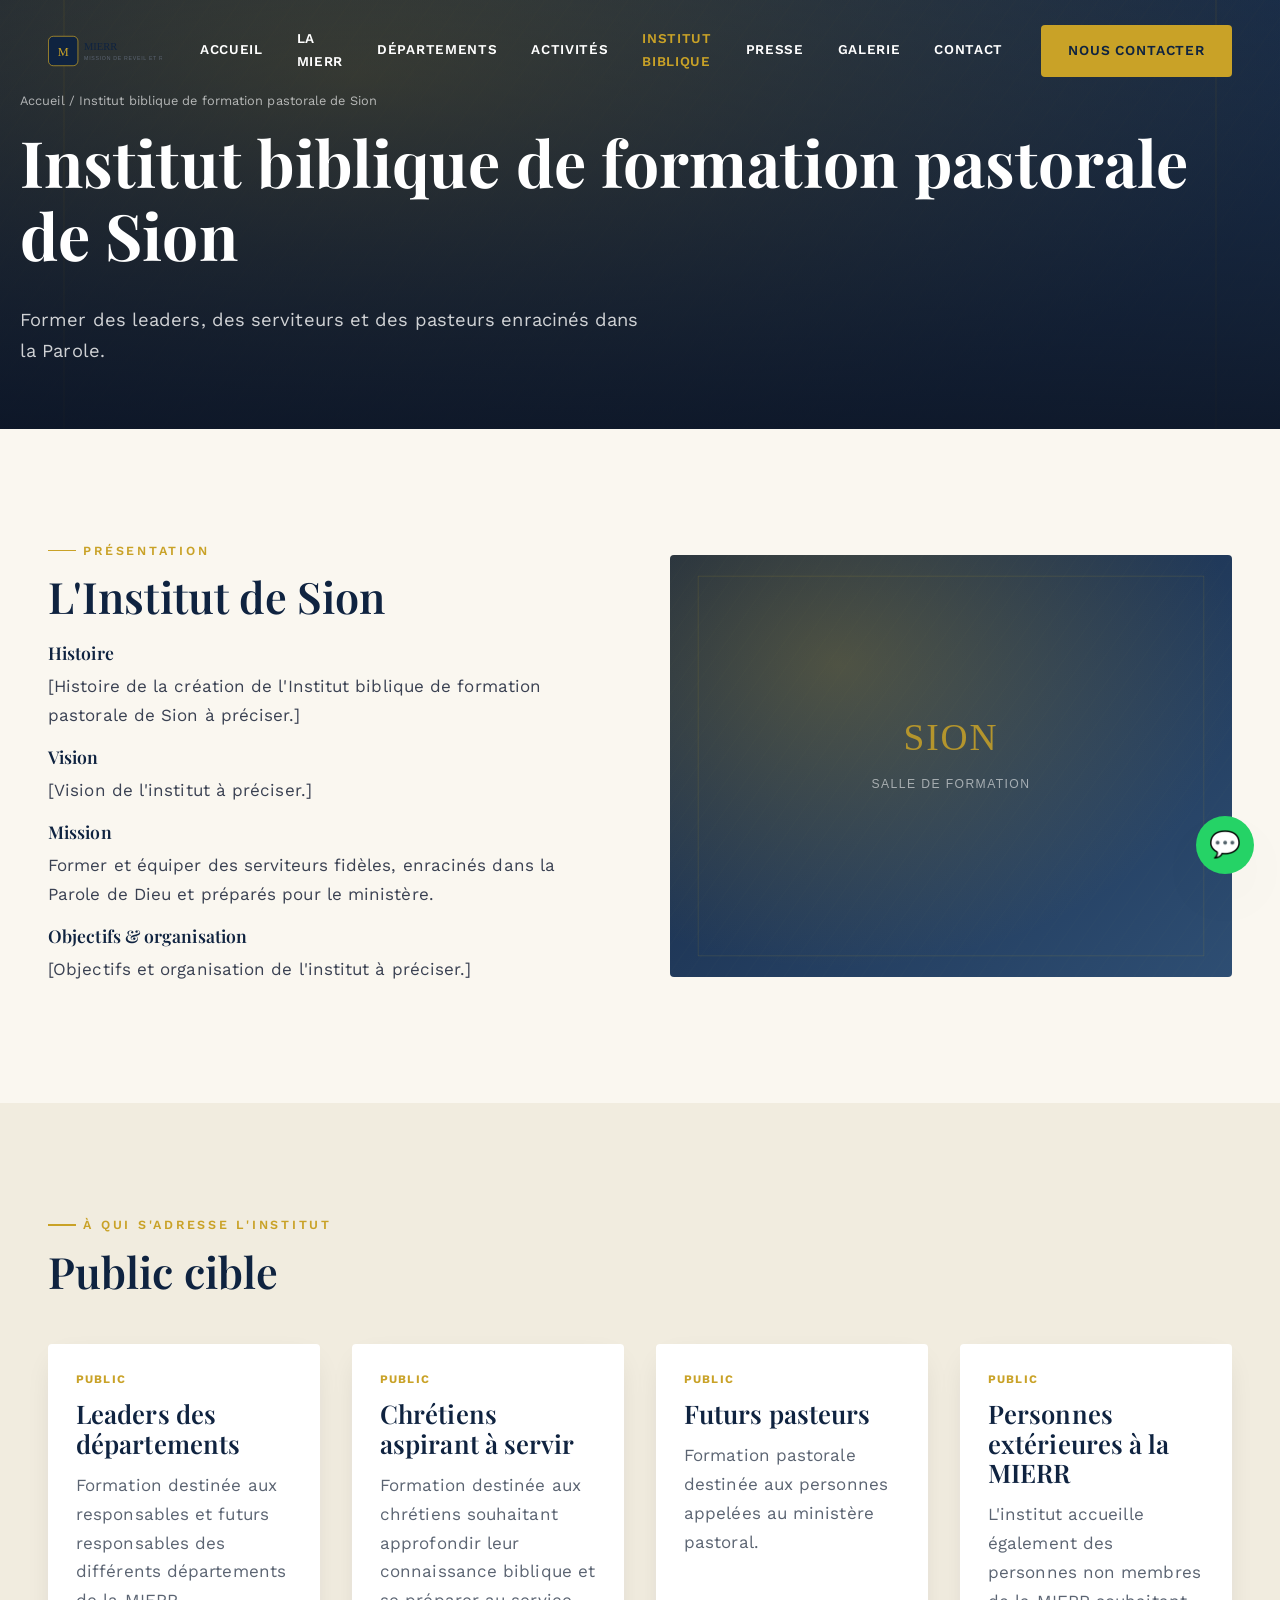
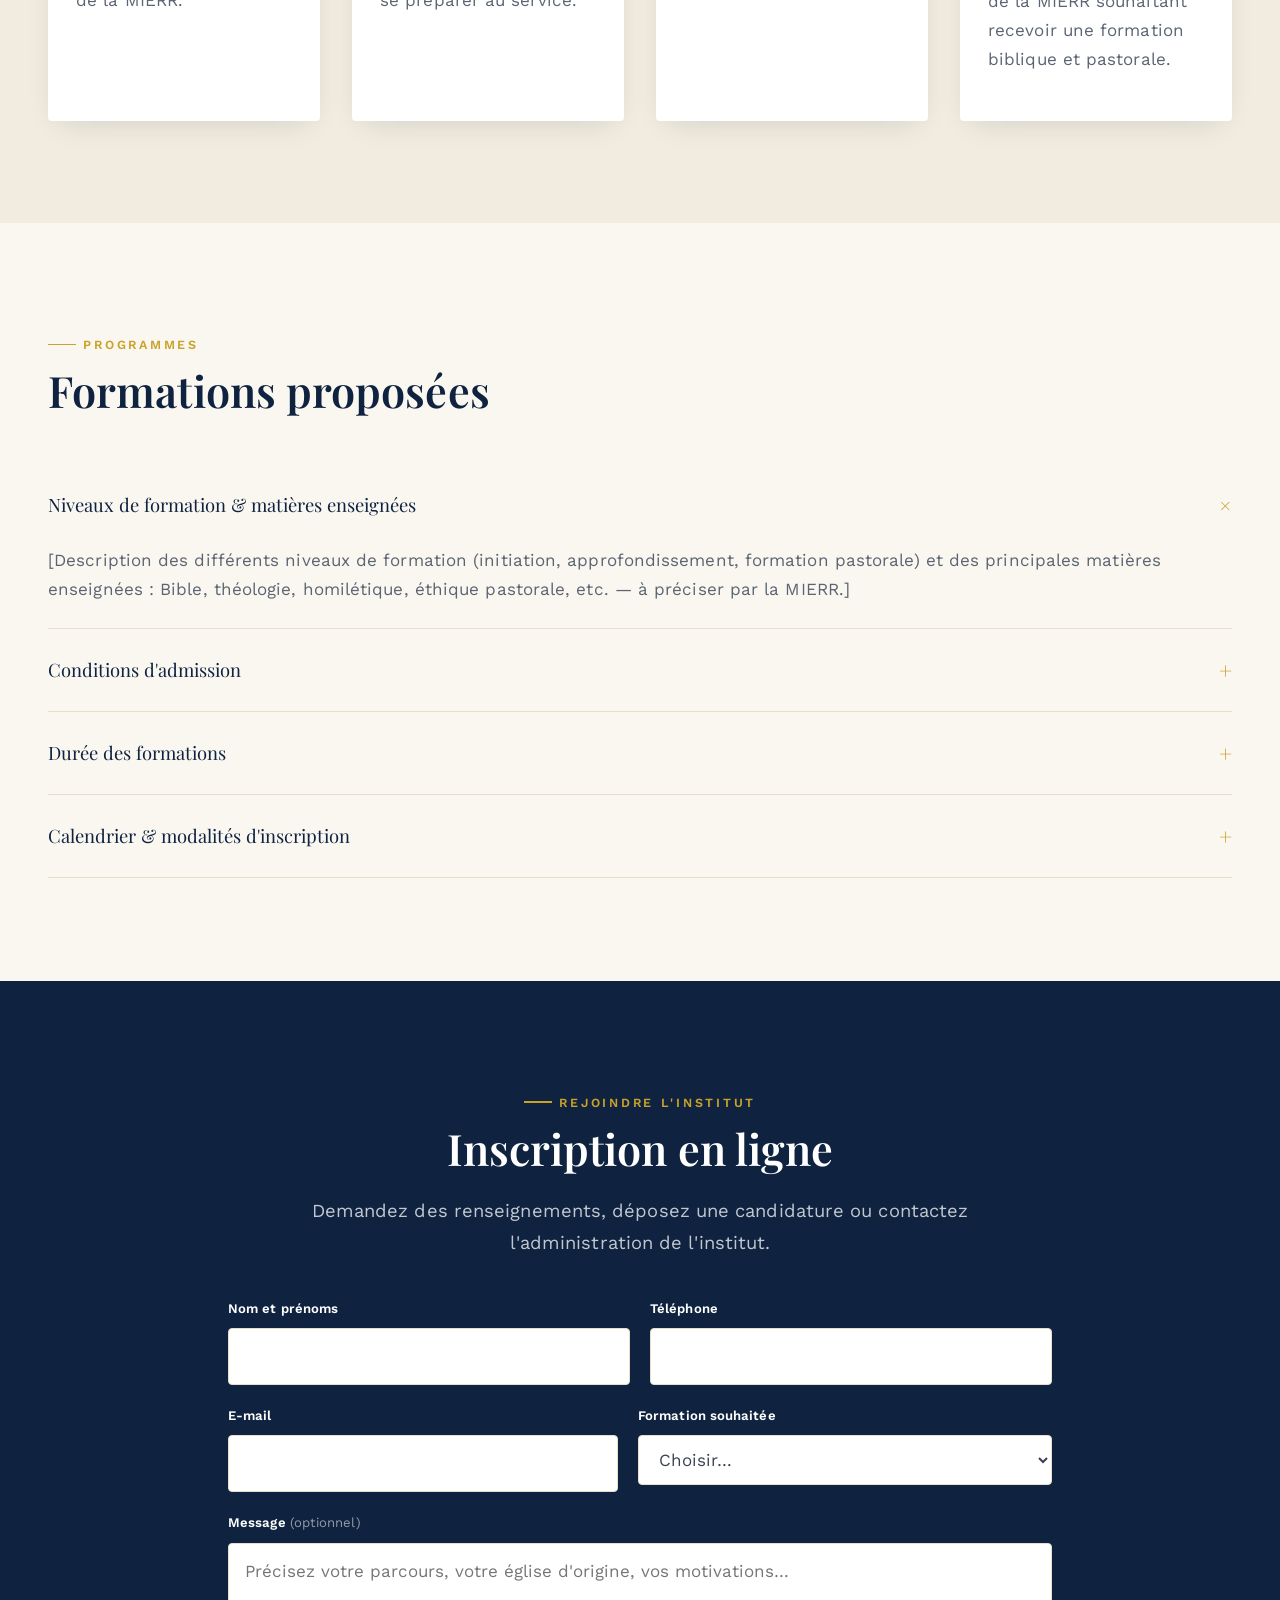
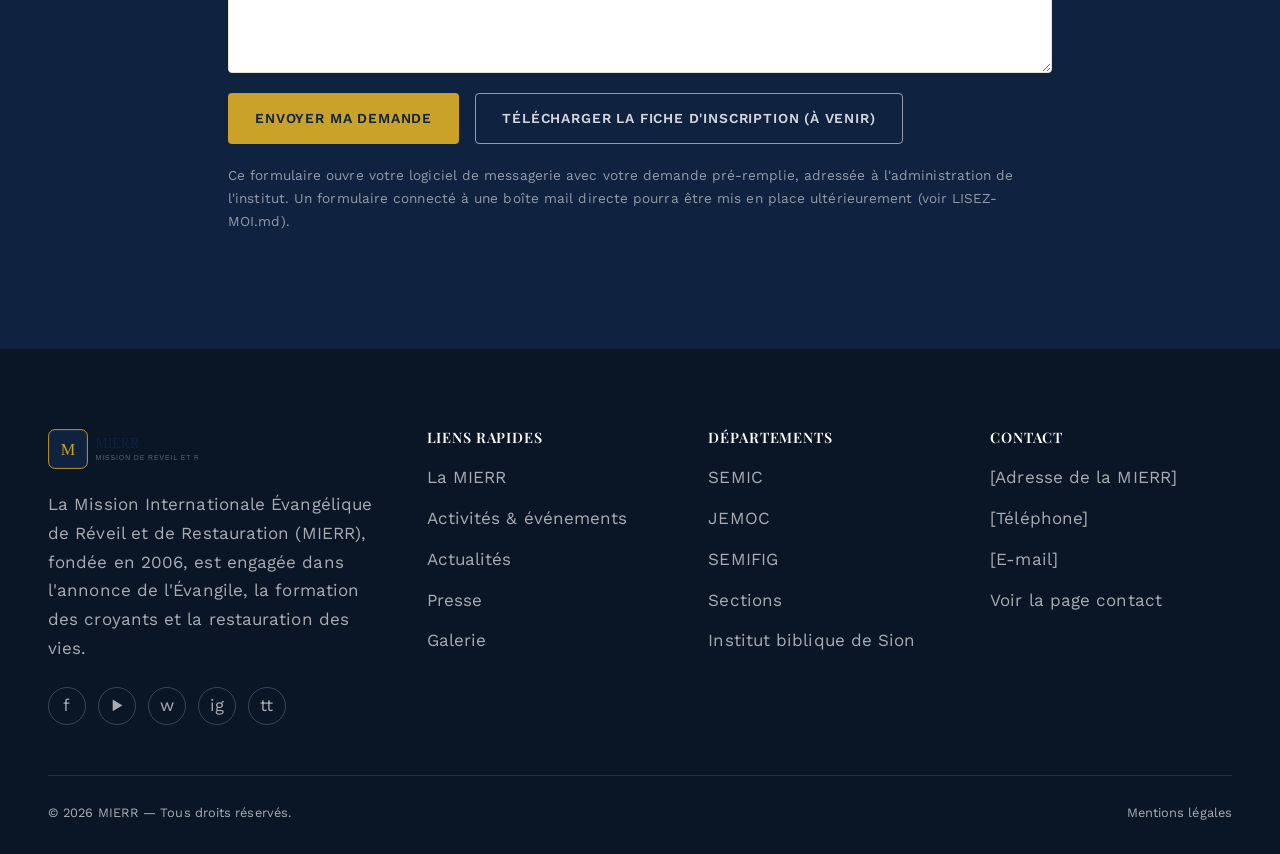
<file: docs/mierr/institut-biblique.html>
<!doctype html>
<html lang="fr">
<head>
<meta charset="UTF-8">
<meta name="viewport" content="width=device-width, initial-scale=1">
<title>Institut biblique de formation pastorale de Sion — MIERR</title>
<meta name="description" content="Présentation, formations, public cible et inscription en ligne à l'Institut biblique de formation pastorale de Sion de la MIERR.">
<link rel="icon" href="assets/img/favicon.svg" type="image/svg+xml">
<link rel="preconnect" href="https://fonts.googleapis.com">
<link rel="preconnect" href="https://fonts.gstatic.com" crossorigin>
<link href="https://fonts.googleapis.com/css2?family=Playfair+Display:wght@500;600;700&family=Work+Sans:wght@300;400;500;600;700&display=swap" rel="stylesheet">
<link rel="stylesheet" href="assets/css/style.css">
</head>
<body>

<div class="barre-progression"></div>

<header class="entete">
  <div class="conteneur">
    <a href="index.html" class="logo"><img src="assets/img/logo-mierr.svg" alt="MIERR"></a>
    <nav class="nav-principale">
      <a href="index.html">Accueil</a>
      <a href="la-mierr.html">La MIERR</a>
      <a href="departements.html">Départements</a>
      <a href="activites.html">Activités</a>
      <a href="institut-biblique.html" aria-current="page">Institut biblique</a>
      <a href="presse.html">Presse</a>
      <a href="galerie.html">Galerie</a>
      <a href="contact.html">Contact</a>
    </nav>
    <div class="entete-actions">
      <a href="contact.html" class="bouton bouton--or">Nous contacter</a>
      <button class="bouton-menu" aria-label="Ouvrir le menu"><span></span><span></span><span></span></button>
    </div>
  </div>
</header>

<div class="menu-mobile">
  <button class="fermer-menu" aria-label="Fermer le menu">&times;</button>
  <a href="index.html">Accueil</a>
  <a href="la-mierr.html">La MIERR</a>
  <a href="departements.html">Départements</a>
  <a href="activites.html">Activités</a>
  <a href="institut-biblique.html">Institut biblique</a>
  <a href="presse.html">Presse</a>
  <a href="galerie.html">Galerie</a>
  <a href="actualites.html">Actualités</a>
  <a href="contact.html">Contact</a>
</div>

<main>

  <section class="banniere-page">
    <img src="assets/img/banniere-institut.svg" alt="">
    <div class="conteneur banniere-contenu">
      <div class="fil-ariane"><a href="index.html">Accueil</a> / Institut biblique de formation pastorale de Sion</div>
      <h1>Institut biblique de formation pastorale de Sion</h1>
      <p class="lead" style="color:rgba(255,255,255,.8); max-width:640px;">Former des leaders, des serviteurs et des pasteurs enracinés dans la Parole.</p>
    </div>
  </section>

  <!-- 5.1 PRESENTATION -->
  <section class="section">
    <div class="conteneur">
      <div class="grille grille--2" style="gap:60px; align-items:center;">
        <div data-anim>
          <span class="eyebrow">Présentation</span>
          <h2>L'Institut de Sion</h2>
          <h4>Histoire</h4>
          <p>[Histoire de la création de l'Institut biblique de formation pastorale de Sion à préciser.]</p>
          <h4>Vision</h4>
          <p>[Vision de l'institut à préciser.]</p>
          <h4>Mission</h4>
          <p>Former et équiper des serviteurs fidèles, enracinés dans la Parole de Dieu et préparés pour le ministère.</p>
          <h4>Objectifs &amp; organisation</h4>
          <p>[Objectifs et organisation de l'institut à préciser.]</p>
        </div>
        <img src="assets/img/institut-01.svg" alt="Institut biblique de formation pastorale de Sion" data-anim style="border-radius:4px;">
      </div>
    </div>
  </section>

  <!-- 5.2 PUBLIC CIBLE -->
  <section class="section section--alt">
    <div class="conteneur">
      <div class="section-tete" data-anim>
        <span class="eyebrow">À qui s'adresse l'institut</span>
        <h2>Public cible</h2>
      </div>
      <div class="grille grille--4">
        <div class="carte" data-anim>
          <div class="carte-corps">
            <span class="carte-etiquette">Public</span>
            <h3>Leaders des départements</h3>
            <p>Formation destinée aux responsables et futurs responsables des différents départements de la MIERR.</p>
          </div>
        </div>
        <div class="carte" data-anim>
          <div class="carte-corps">
            <span class="carte-etiquette">Public</span>
            <h3>Chrétiens aspirant à servir</h3>
            <p>Formation destinée aux chrétiens souhaitant approfondir leur connaissance biblique et se préparer au service.</p>
          </div>
        </div>
        <div class="carte" data-anim>
          <div class="carte-corps">
            <span class="carte-etiquette">Public</span>
            <h3>Futurs pasteurs</h3>
            <p>Formation pastorale destinée aux personnes appelées au ministère pastoral.</p>
          </div>
        </div>
        <div class="carte" data-anim>
          <div class="carte-corps">
            <span class="carte-etiquette">Public</span>
            <h3>Personnes extérieures à la MIERR</h3>
            <p>L'institut accueille également des personnes non membres de la MIERR souhaitant recevoir une formation biblique et pastorale.</p>
          </div>
        </div>
      </div>
    </div>
  </section>

  <!-- 5.3 FORMATIONS PROPOSEES -->
  <section class="section">
    <div class="conteneur">
      <div class="section-tete" data-anim>
        <span class="eyebrow">Programmes</span>
        <h2>Formations proposées</h2>
      </div>

      <div style="margin-top:2rem;" data-accordeon-groupe data-anim>
        <div class="accordeon-item est-ouvert">
          <button class="accordeon-tete"><span>Niveaux de formation &amp; matières enseignées</span><span class="signe">+</span></button>
          <div class="accordeon-corps" style="max-height:1000px;">
            <div class="accordeon-corps-inner">
              [Description des différents niveaux de formation (initiation, approfondissement, formation pastorale) et des principales matières enseignées : Bible, théologie, homilétique, éthique pastorale, etc. — à préciser par la MIERR.]
            </div>
          </div>
        </div>
        <div class="accordeon-item">
          <button class="accordeon-tete"><span>Conditions d'admission</span><span class="signe">+</span></button>
          <div class="accordeon-corps">
            <div class="accordeon-corps-inner">
              [Conditions d'admission à l'institut : âge minimum, recommandation pastorale, niveau d'études, entretien préalable, etc. — à préciser.]
            </div>
          </div>
        </div>
        <div class="accordeon-item">
          <button class="accordeon-tete"><span>Durée des formations</span><span class="signe">+</span></button>
          <div class="accordeon-corps">
            <div class="accordeon-corps-inner">
              [Durée de chaque cycle de formation — à préciser.]
            </div>
          </div>
        </div>
        <div class="accordeon-item">
          <button class="accordeon-tete"><span>Calendrier &amp; modalités d'inscription</span><span class="signe">+</span></button>
          <div class="accordeon-corps">
            <div class="accordeon-corps-inner">
              [Calendrier des sessions et modalités pratiques d'inscription — à préciser. Voir le formulaire d'inscription en ligne ci-dessous.]
            </div>
          </div>
        </div>
      </div>
    </div>
  </section>

  <!-- 5.4 INSCRIPTION EN LIGNE -->
  <section class="section section--bleu" id="inscription">
    <div class="conteneur-etroit">
      <div class="section-tete texte-centre" style="margin:0 auto 2.5rem;" data-anim>
        <span class="eyebrow" style="justify-content:center;">Rejoindre l'institut</span>
        <h2>Inscription en ligne</h2>
        <p class="lead" style="color:rgba(255,255,255,.75);">Demandez des renseignements, déposez une candidature ou contactez l'administration de l'institut.</p>
      </div>

      <form class="formulaire" data-formulaire data-objet="Inscription — Institut biblique de Sion" data-anim novalidate>
        <div class="rangee">
          <div class="champ">
            <label for="nom">Nom et prénoms</label>
            <input type="text" id="nom" name="Nom et prénoms" required>
          </div>
          <div class="champ">
            <label for="tel">Téléphone</label>
            <input type="tel" id="tel" name="Téléphone" required>
          </div>
        </div>
        <div class="rangee">
          <div class="champ">
            <label for="email">E-mail</label>
            <input type="email" id="email" name="E-mail" required>
          </div>
          <div class="champ">
            <label for="formation">Formation souhaitée</label>
            <select id="formation" name="Formation souhaitée" required>
              <option value="">Choisir…</option>
              <option>Formation des leaders de départements</option>
              <option>Formation pour chrétiens aspirant à servir</option>
              <option>Formation pastorale</option>
              <option>Personne extérieure à la MIERR</option>
              <option>Simple demande de renseignements</option>
            </select>
          </div>
        </div>
        <div class="champ">
          <label for="message">Message <span class="optionnel">(optionnel)</span></label>
          <textarea id="message" name="Message" placeholder="Précisez votre parcours, votre église d'origine, vos motivations…"></textarea>
        </div>
        <div class="bouton-groupe">
          <button type="submit" class="bouton bouton--or">Envoyer ma demande</button>
          <a href="assets/img/favicon.svg" class="bouton bouton--contour" download>Télécharger la fiche d'inscription (à venir)</a>
        </div>
        <div class="formulaire-message" role="status"></div>
        <p style="font-size:0.85rem; color:rgba(255,255,255,.55);">Ce formulaire ouvre votre logiciel de messagerie avec votre demande pré-remplie, adressée à l'administration de l'institut. Un formulaire connecté à une boîte mail directe pourra être mis en place ultérieurement (voir LISEZ-MOI.md).</p>
      </form>
    </div>
  </section>

</main>

<a href="#" class="whatsapp-flottant" data-whatsapp aria-label="Contacter la MIERR sur WhatsApp">💬</a>

<footer class="pied">
  <div class="conteneur">
    <div class="pied-grille">
      <div>
        <div class="pied-logo"><img src="assets/img/logo-mierr.svg" alt="MIERR"></div>
        <p>La Mission Internationale Évangélique de Réveil et de Restauration (MIERR), fondée en 2006, est engagée dans l'annonce de l'Évangile, la formation des croyants et la restauration des vies.</p>
        <div class="pied-reseaux">
          <a href="#" aria-label="Facebook">f</a>
          <a href="#" aria-label="YouTube">▶</a>
          <a href="#" data-whatsapp aria-label="WhatsApp">w</a>
          <a href="#" aria-label="Instagram">ig</a>
          <a href="#" aria-label="TikTok">tt</a>
        </div>
      </div>
      <div>
        <h4>Liens rapides</h4>
        <ul>
          <li><a href="la-mierr.html">La MIERR</a></li>
          <li><a href="activites.html">Activités &amp; événements</a></li>
          <li><a href="actualites.html">Actualités</a></li>
          <li><a href="presse.html">Presse</a></li>
          <li><a href="galerie.html">Galerie</a></li>
        </ul>
      </div>
      <div>
        <h4>Départements</h4>
        <ul>
          <li><a href="departements.html#semic">SEMIC</a></li>
          <li><a href="departements.html#jemoc">JEMOC</a></li>
          <li><a href="departements.html#semifig">SEMIFIG</a></li>
          <li><a href="departements.html#sections">Sections</a></li>
          <li><a href="institut-biblique.html">Institut biblique de Sion</a></li>
        </ul>
      </div>
      <div>
        <h4>Contact</h4>
        <ul>
          <li>[Adresse de la MIERR]</li>
          <li>[Téléphone]</li>
          <li>[E-mail]</li>
          <li><a href="contact.html">Voir la page contact</a></li>
        </ul>
      </div>
    </div>
    <div class="pied-bas">
      <span>© <span data-annee></span> MIERR — Tous droits réservés.</span>
      <a href="contact.html#mentions">Mentions légales</a>
    </div>
  </div>
</footer>

<script src="assets/js/script.js"></script>
</body>
</html>
</file>
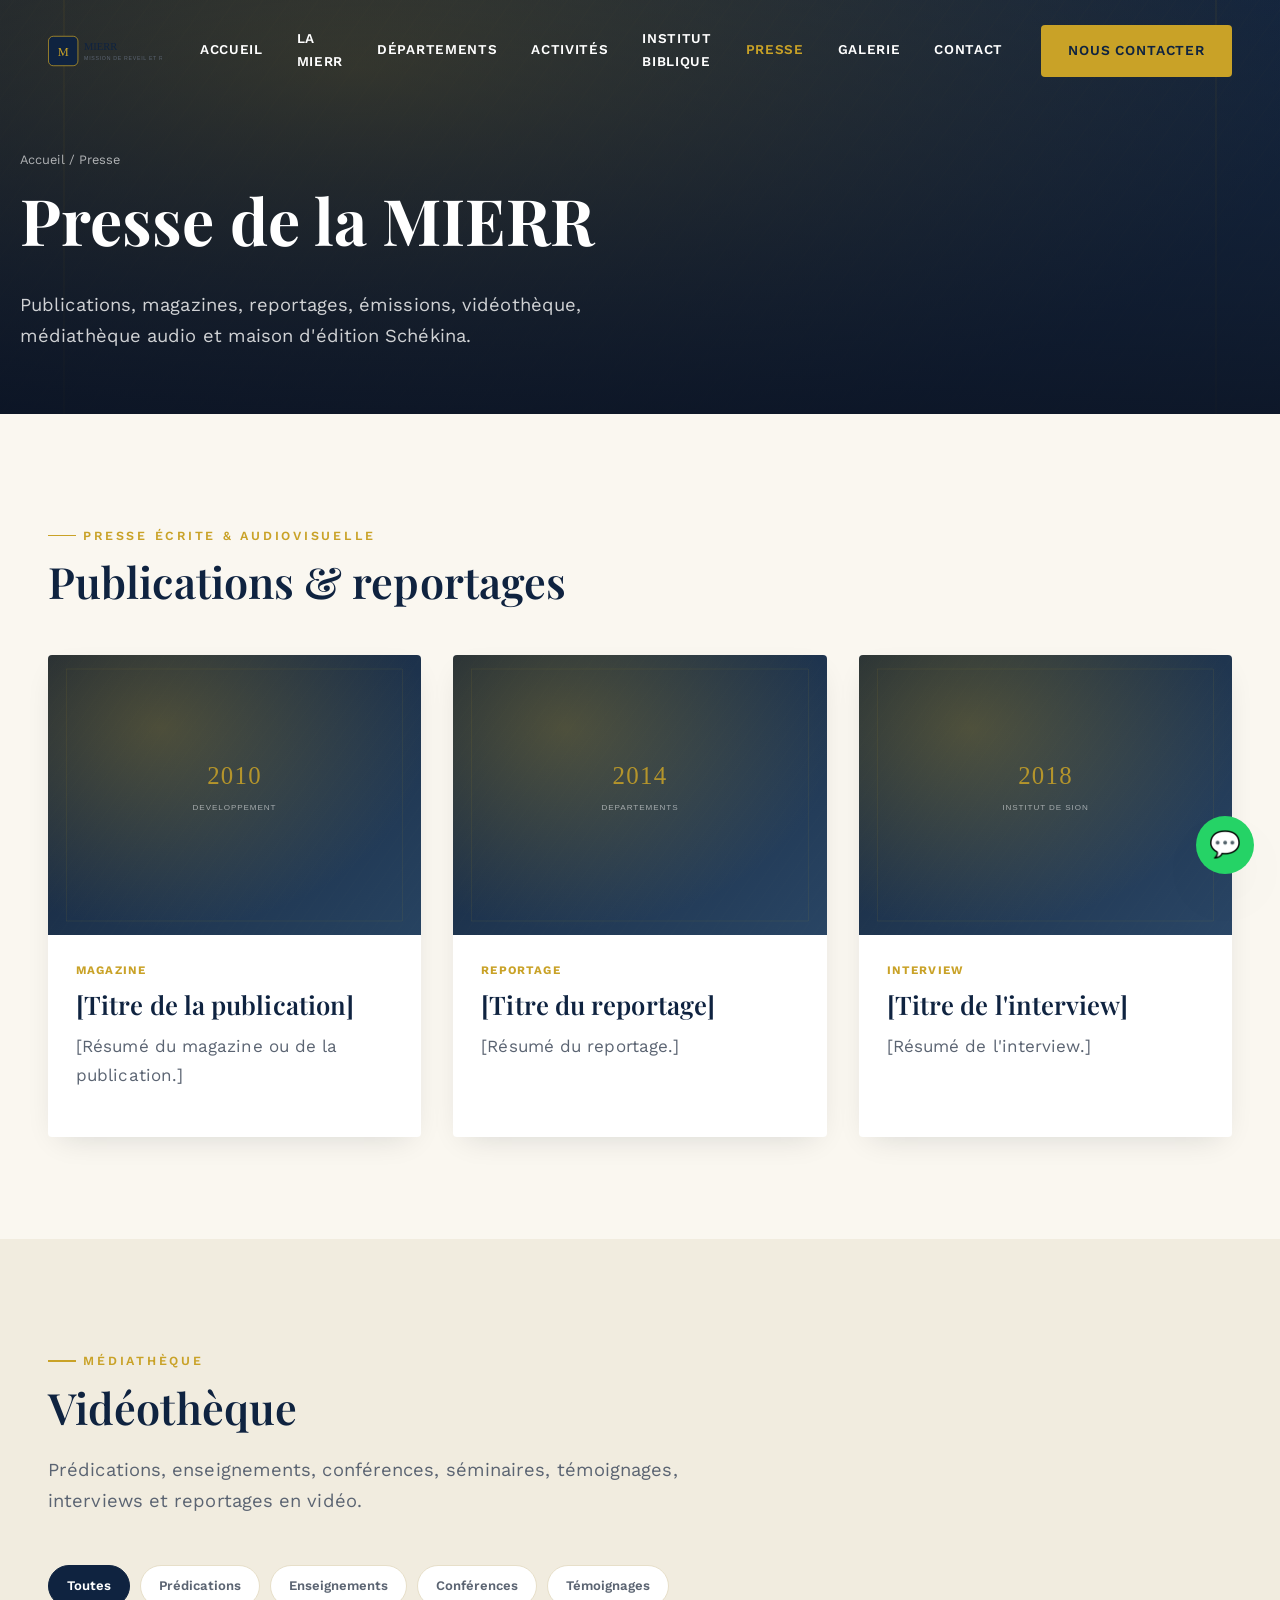
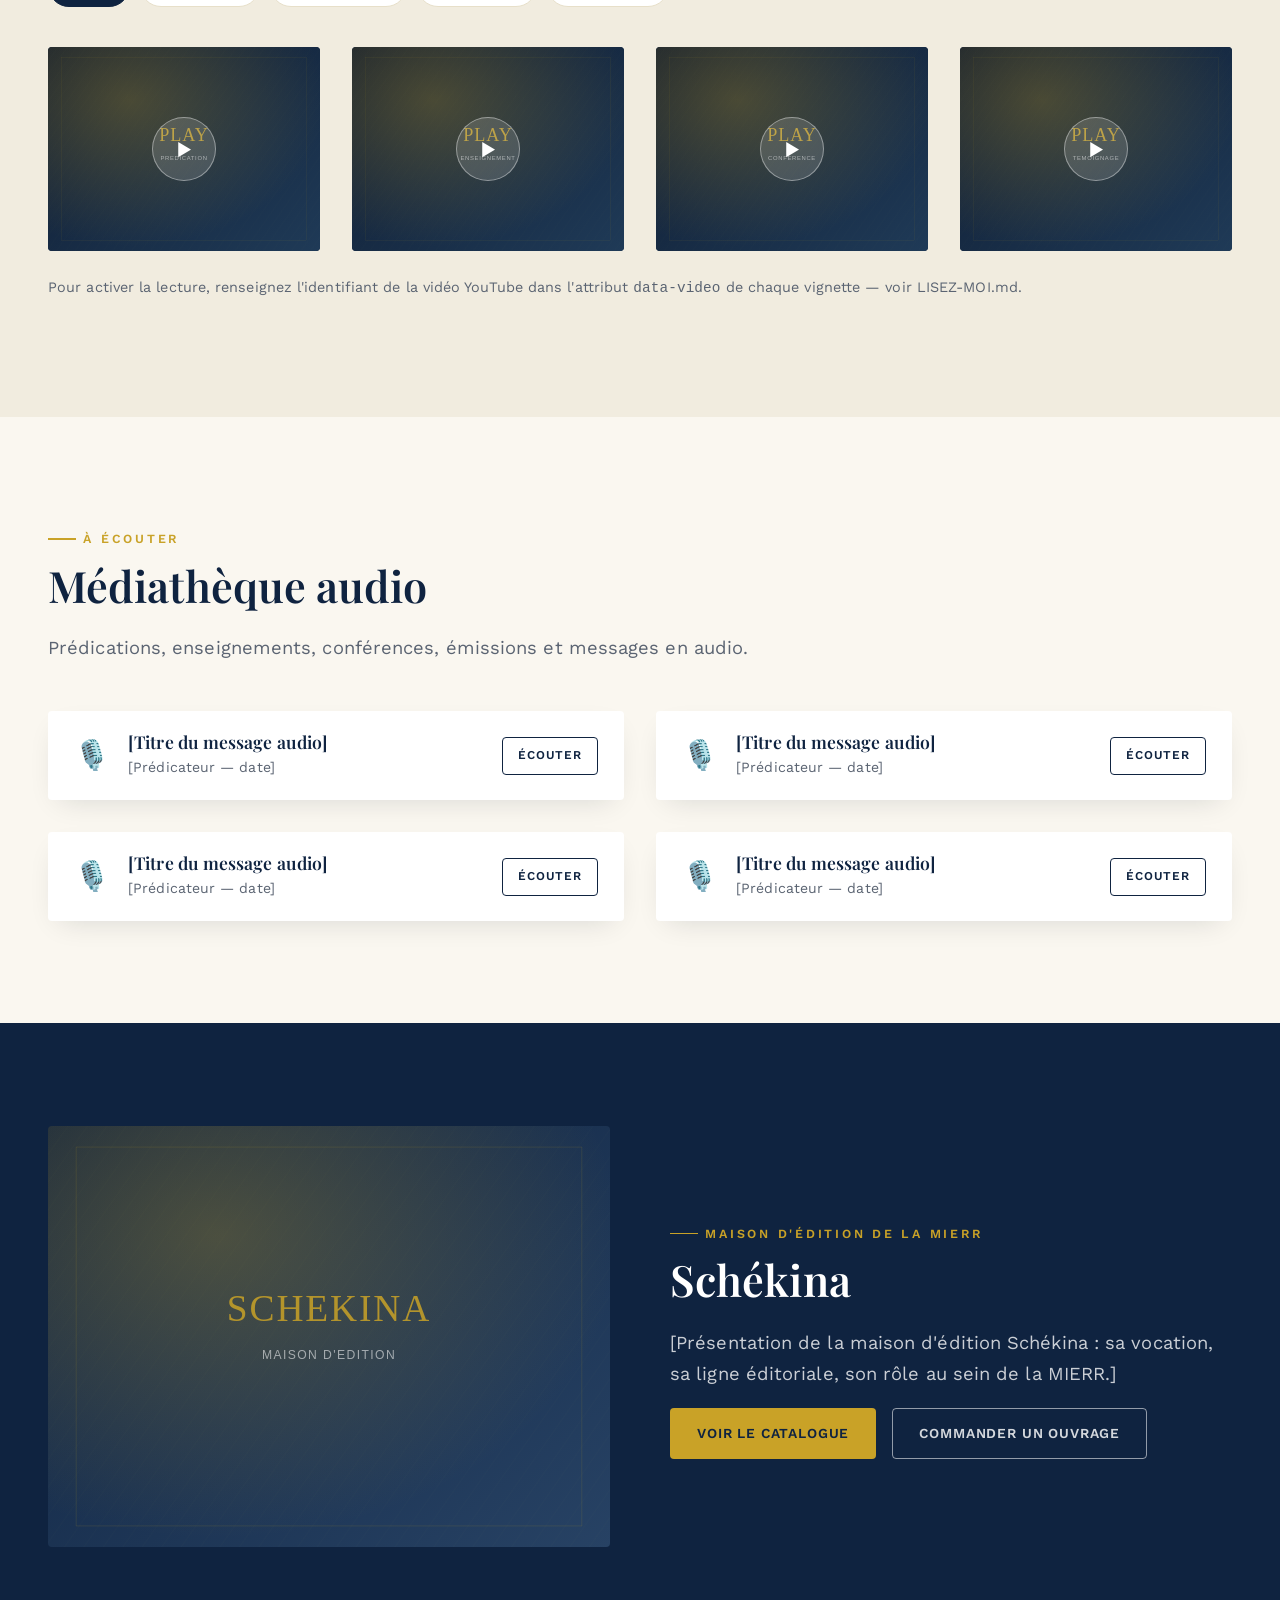
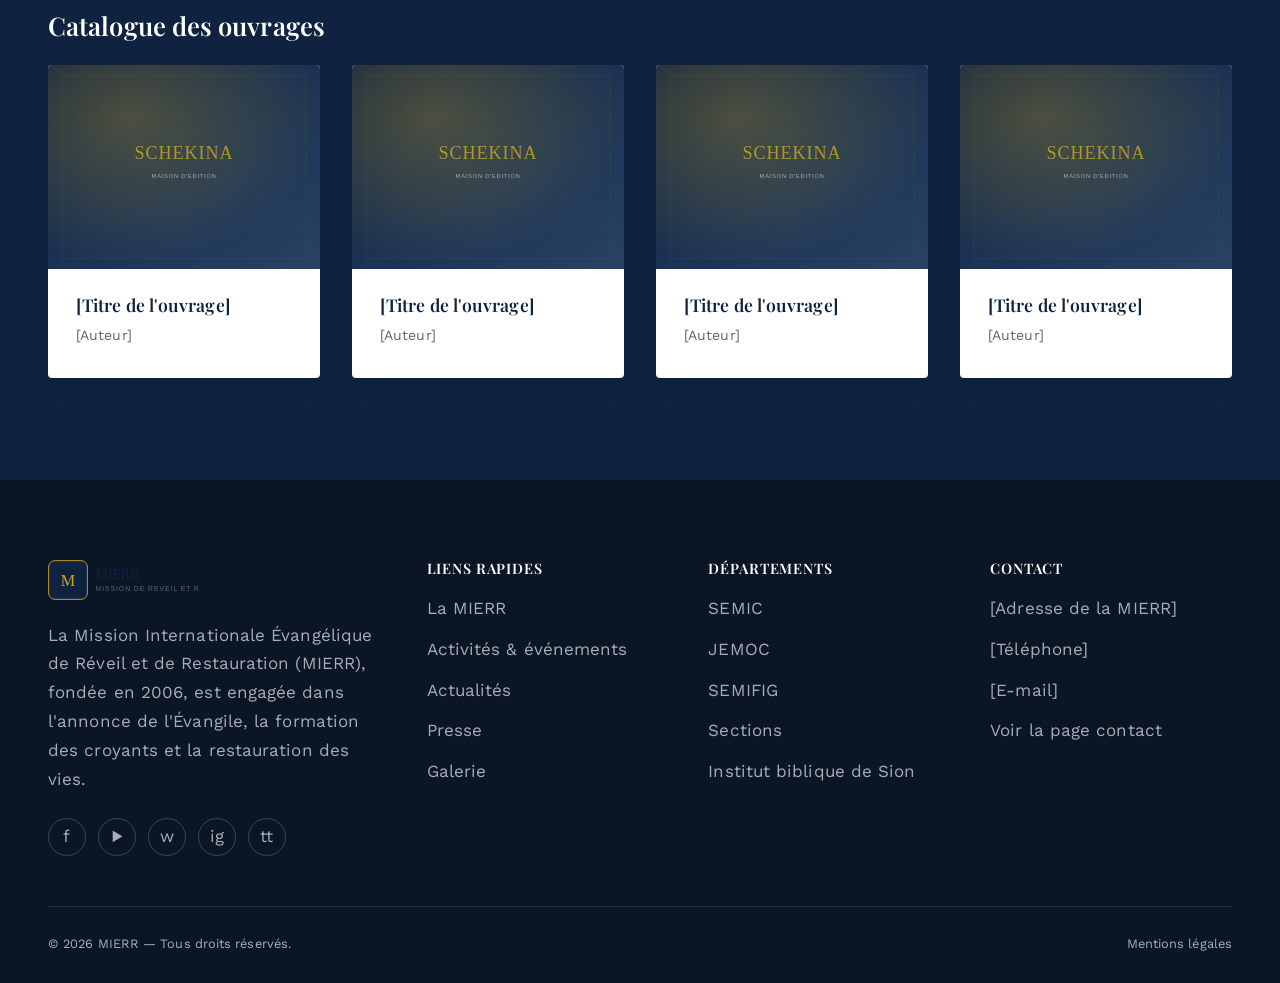
<file: docs/mierr/presse.html>
<!doctype html>
<html lang="fr">
<head>
<meta charset="UTF-8">
<meta name="viewport" content="width=device-width, initial-scale=1">
<title>Presse — MIERR</title>
<meta name="description" content="Publications, magazines, reportages, vidéothèque, médiathèque audio et maison d'édition Schékina de la MIERR.">
<link rel="icon" href="assets/img/favicon.svg" type="image/svg+xml">
<link rel="preconnect" href="https://fonts.googleapis.com">
<link rel="preconnect" href="https://fonts.gstatic.com" crossorigin>
<link href="https://fonts.googleapis.com/css2?family=Playfair+Display:wght@500;600;700&family=Work+Sans:wght@300;400;500;600;700&display=swap" rel="stylesheet">
<link rel="stylesheet" href="assets/css/style.css">
</head>
<body>

<div class="barre-progression"></div>

<header class="entete">
  <div class="conteneur">
    <a href="index.html" class="logo"><img src="assets/img/logo-mierr.svg" alt="MIERR"></a>
    <nav class="nav-principale">
      <a href="index.html">Accueil</a>
      <a href="la-mierr.html">La MIERR</a>
      <a href="departements.html">Départements</a>
      <a href="activites.html">Activités</a>
      <a href="institut-biblique.html">Institut biblique</a>
      <a href="presse.html" aria-current="page">Presse</a>
      <a href="galerie.html">Galerie</a>
      <a href="contact.html">Contact</a>
    </nav>
    <div class="entete-actions">
      <a href="contact.html" class="bouton bouton--or">Nous contacter</a>
      <button class="bouton-menu" aria-label="Ouvrir le menu"><span></span><span></span><span></span></button>
    </div>
  </div>
</header>

<div class="menu-mobile">
  <button class="fermer-menu" aria-label="Fermer le menu">&times;</button>
  <a href="index.html">Accueil</a>
  <a href="la-mierr.html">La MIERR</a>
  <a href="departements.html">Départements</a>
  <a href="activites.html">Activités</a>
  <a href="institut-biblique.html">Institut biblique</a>
  <a href="presse.html">Presse</a>
  <a href="galerie.html">Galerie</a>
  <a href="actualites.html">Actualités</a>
  <a href="contact.html">Contact</a>
</div>

<main>

  <section class="banniere-page">
    <img src="assets/img/banniere-presse.svg" alt="">
    <div class="conteneur banniere-contenu">
      <div class="fil-ariane"><a href="index.html">Accueil</a> / Presse</div>
      <h1>Presse de la MIERR</h1>
      <p class="lead" style="color:rgba(255,255,255,.8); max-width:640px;">Publications, magazines, reportages, émissions, vidéothèque, médiathèque audio et maison d'édition Schékina.</p>
    </div>
  </section>

  <!-- PUBLICATIONS -->
  <section class="section">
    <div class="conteneur">
      <div class="section-tete" data-anim>
        <span class="eyebrow">Presse écrite &amp; audiovisuelle</span>
        <h2>Publications &amp; reportages</h2>
      </div>
      <div class="grille grille--3">
        <article class="carte" data-anim>
          <div class="carte-image"><img src="assets/img/histoire-02.svg" alt="Magazine"></div>
          <div class="carte-corps"><span class="carte-etiquette">Magazine</span><h3>[Titre de la publication]</h3><p>[Résumé du magazine ou de la publication.]</p></div>
        </article>
        <article class="carte" data-anim>
          <div class="carte-image"><img src="assets/img/histoire-03.svg" alt="Reportage"></div>
          <div class="carte-corps"><span class="carte-etiquette">Reportage</span><h3>[Titre du reportage]</h3><p>[Résumé du reportage.]</p></div>
        </article>
        <article class="carte" data-anim>
          <div class="carte-image"><img src="assets/img/histoire-04.svg" alt="Interview"></div>
          <div class="carte-corps"><span class="carte-etiquette">Interview</span><h3>[Titre de l'interview]</h3><p>[Résumé de l'interview.]</p></div>
        </article>
      </div>
    </div>
  </section>

  <!-- VIDEOTHEQUE -->
  <section class="section section--alt" id="videotheque">
    <div class="conteneur">
      <div class="section-tete" data-anim>
        <span class="eyebrow">Médiathèque</span>
        <h2>Vidéothèque</h2>
        <p class="lead">Prédications, enseignements, conférences, séminaires, témoignages, interviews et reportages en vidéo.</p>
      </div>
      <div class="filtres-galerie" data-anim>
        <button class="filtre-bouton est-actif">Toutes</button>
        <button class="filtre-bouton">Prédications</button>
        <button class="filtre-bouton">Enseignements</button>
        <button class="filtre-bouton">Conférences</button>
        <button class="filtre-bouton">Témoignages</button>
      </div>
      <div class="grille grille--4">
        <div class="video-tuile galerie-item" data-video="" data-anim><img src="assets/img/video-01.svg" alt="Prédication"><span class="icone-play">▶</span></div>
        <div class="video-tuile galerie-item" data-video="" data-anim><img src="assets/img/video-02.svg" alt="Enseignement"><span class="icone-play">▶</span></div>
        <div class="video-tuile galerie-item" data-video="" data-anim><img src="assets/img/video-03.svg" alt="Conférence"><span class="icone-play">▶</span></div>
        <div class="video-tuile galerie-item" data-video="" data-anim><img src="assets/img/video-04.svg" alt="Témoignage"><span class="icone-play">▶</span></div>
      </div>
      <p style="margin-top:1.5rem; color:var(--gris); font-size:0.9rem;">Pour activer la lecture, renseignez l'identifiant de la vidéo YouTube dans l'attribut <code>data-video</code> de chaque vignette — voir LISEZ-MOI.md.</p>
    </div>
  </section>

  <!-- MEDIATHEQUE AUDIO -->
  <section class="section" id="mediatheque-audio">
    <div class="conteneur">
      <div class="section-tete" data-anim>
        <span class="eyebrow">À écouter</span>
        <h2>Médiathèque audio</h2>
        <p class="lead">Prédications, enseignements, conférences, émissions et messages en audio.</p>
      </div>
      <div class="grille grille--2">
        <div class="carte" style="flex-direction:row; align-items:center; padding:20px 26px; gap:18px;" data-anim>
          <span style="font-size:1.8rem; color:var(--or);">🎙️</span>
          <div style="flex:1;">
            <h4 style="margin-bottom:0.2em;">[Titre du message audio]</h4>
            <p style="margin:0; color:var(--gris); font-size:0.88rem;">[Prédicateur — date]</p>
          </div>
          <span class="bouton bouton--petit bouton--ligne">Écouter</span>
        </div>
        <div class="carte" style="flex-direction:row; align-items:center; padding:20px 26px; gap:18px;" data-anim>
          <span style="font-size:1.8rem; color:var(--or);">🎙️</span>
          <div style="flex:1;">
            <h4 style="margin-bottom:0.2em;">[Titre du message audio]</h4>
            <p style="margin:0; color:var(--gris); font-size:0.88rem;">[Prédicateur — date]</p>
          </div>
          <span class="bouton bouton--petit bouton--ligne">Écouter</span>
        </div>
        <div class="carte" style="flex-direction:row; align-items:center; padding:20px 26px; gap:18px;" data-anim>
          <span style="font-size:1.8rem; color:var(--or);">🎙️</span>
          <div style="flex:1;">
            <h4 style="margin-bottom:0.2em;">[Titre du message audio]</h4>
            <p style="margin:0; color:var(--gris); font-size:0.88rem;">[Prédicateur — date]</p>
          </div>
          <span class="bouton bouton--petit bouton--ligne">Écouter</span>
        </div>
        <div class="carte" style="flex-direction:row; align-items:center; padding:20px 26px; gap:18px;" data-anim>
          <span style="font-size:1.8rem; color:var(--or);">🎙️</span>
          <div style="flex:1;">
            <h4 style="margin-bottom:0.2em;">[Titre du message audio]</h4>
            <p style="margin:0; color:var(--gris); font-size:0.88rem;">[Prédicateur — date]</p>
          </div>
          <span class="bouton bouton--petit bouton--ligne">Écouter</span>
        </div>
      </div>
    </div>
  </section>

  <!-- SCHEKINA -->
  <section class="section section--bleu" id="schekina">
    <div class="conteneur">
      <div class="grille grille--2" style="gap:60px; align-items:center;">
        <img src="assets/img/livre-couverture.svg" alt="Maison d'édition Schékina" data-anim style="border-radius:4px;">
        <div data-anim>
          <span class="eyebrow">Maison d'édition de la MIERR</span>
          <h2>Schékina</h2>
          <p class="lead" style="color:rgba(255,255,255,.78);">[Présentation de la maison d'édition Schékina : sa vocation, sa ligne éditoriale, son rôle au sein de la MIERR.]</p>
          <div class="bouton-groupe">
            <a href="#catalogue" class="bouton bouton--or">Voir le catalogue</a>
            <a href="contact.html?objet=Sch%C3%A9kina" class="bouton bouton--contour">Commander un ouvrage</a>
          </div>
        </div>
      </div>

      <div id="catalogue" style="margin-top:4rem;">
        <h3 style="color:#fff;">Catalogue des ouvrages</h3>
        <div class="grille grille--4" style="margin-top:1.5rem;">
          <div class="carte" data-anim>
            <div class="carte-image"><img src="assets/img/livre-couverture.svg" alt="[Titre de l'ouvrage]"></div>
            <div class="carte-corps"><h4>[Titre de l'ouvrage]</h4><p style="color:var(--gris); font-size:0.88rem; margin:0;">[Auteur]</p></div>
          </div>
          <div class="carte" data-anim>
            <div class="carte-image"><img src="assets/img/livre-couverture.svg" alt="[Titre de l'ouvrage]"></div>
            <div class="carte-corps"><h4>[Titre de l'ouvrage]</h4><p style="color:var(--gris); font-size:0.88rem; margin:0;">[Auteur]</p></div>
          </div>
          <div class="carte" data-anim>
            <div class="carte-image"><img src="assets/img/livre-couverture.svg" alt="[Titre de l'ouvrage]"></div>
            <div class="carte-corps"><h4>[Titre de l'ouvrage]</h4><p style="color:var(--gris); font-size:0.88rem; margin:0;">[Auteur]</p></div>
          </div>
          <div class="carte" data-anim>
            <div class="carte-image"><img src="assets/img/livre-couverture.svg" alt="[Titre de l'ouvrage]"></div>
            <div class="carte-corps"><h4>[Titre de l'ouvrage]</h4><p style="color:var(--gris); font-size:0.88rem; margin:0;">[Auteur]</p></div>
          </div>
        </div>
      </div>
    </div>
  </section>

</main>

<a href="#" class="whatsapp-flottant" data-whatsapp aria-label="Contacter la MIERR sur WhatsApp">💬</a>

<footer class="pied">
  <div class="conteneur">
    <div class="pied-grille">
      <div>
        <div class="pied-logo"><img src="assets/img/logo-mierr.svg" alt="MIERR"></div>
        <p>La Mission Internationale Évangélique de Réveil et de Restauration (MIERR), fondée en 2006, est engagée dans l'annonce de l'Évangile, la formation des croyants et la restauration des vies.</p>
        <div class="pied-reseaux">
          <a href="#" aria-label="Facebook">f</a>
          <a href="#" aria-label="YouTube">▶</a>
          <a href="#" data-whatsapp aria-label="WhatsApp">w</a>
          <a href="#" aria-label="Instagram">ig</a>
          <a href="#" aria-label="TikTok">tt</a>
        </div>
      </div>
      <div>
        <h4>Liens rapides</h4>
        <ul>
          <li><a href="la-mierr.html">La MIERR</a></li>
          <li><a href="activites.html">Activités &amp; événements</a></li>
          <li><a href="actualites.html">Actualités</a></li>
          <li><a href="presse.html">Presse</a></li>
          <li><a href="galerie.html">Galerie</a></li>
        </ul>
      </div>
      <div>
        <h4>Départements</h4>
        <ul>
          <li><a href="departements.html#semic">SEMIC</a></li>
          <li><a href="departements.html#jemoc">JEMOC</a></li>
          <li><a href="departements.html#semifig">SEMIFIG</a></li>
          <li><a href="departements.html#sections">Sections</a></li>
          <li><a href="institut-biblique.html">Institut biblique de Sion</a></li>
        </ul>
      </div>
      <div>
        <h4>Contact</h4>
        <ul>
          <li>[Adresse de la MIERR]</li>
          <li>[Téléphone]</li>
          <li>[E-mail]</li>
          <li><a href="contact.html">Voir la page contact</a></li>
        </ul>
      </div>
    </div>
    <div class="pied-bas">
      <span>© <span data-annee></span> MIERR — Tous droits réservés.</span>
      <a href="contact.html#mentions">Mentions légales</a>
    </div>
  </div>
</footer>

<script src="assets/js/script.js"></script>
</body>
</html>
</file>
<file: docs/assets/css/style.css>
/* ==========================================================================
   LA GRANDE ROYALE — Feuille de style principale
   Auteur du site : Azèta DINGA dite « La Grande Royale »
   Palette : ivoire, encre profonde, or royal
   ========================================================================== */

/* --------------------------------------------------------------------------
   1. VARIABLES & RESET
   -------------------------------------------------------------------------- */
:root {
  /* Couleurs */
  --ivoire:        #FBF8F3;
  --ivoire-2:      #F3EDE3;
  --sable:         #E8DFD0;
  --encre:         #16150F;
  --encre-doux:    #35322A;
  --gris:          #6E6A60;
  --gris-clair:    #A9A399;
  --or:            #B08D42;
  --or-clair:      #D2B36B;
  --or-pale:       #F0E5CE;
  --blanc:         #FFFFFF;

  /* Typographie */
  --serif: "Cormorant Garamond", Georgia, "Times New Roman", serif;
  --sans:  "Jost", "Helvetica Neue", Arial, sans-serif;

  /* Mesures */
  --container: 1240px;
  --container-etroit: 880px;
  --radius: 2px;
  --transition: 0.45s cubic-bezier(0.22, 1, 0.36, 1);
  --ombre: 0 24px 60px -20px rgba(22, 21, 15, 0.18);
  --ombre-douce: 0 10px 30px -12px rgba(22, 21, 15, 0.12);

  /* Espacements verticaux de section */
  --section-y: clamp(72px, 9vw, 140px);
}

*,
*::before,
*::after { box-sizing: border-box; }

html {
  scroll-behavior: smooth;
  -webkit-text-size-adjust: 100%;
}

body {
  margin: 0;
  background: var(--ivoire);
  color: var(--encre-doux);
  font-family: var(--sans);
  font-size: 17px;
  font-weight: 300;
  line-height: 1.75;
  letter-spacing: 0.005em;
  overflow-x: hidden;
  -webkit-font-smoothing: antialiased;
  -moz-osx-font-smoothing: grayscale;
}

body.menu-ouvert { overflow: hidden; }

img { max-width: 100%; height: auto; display: block; }
a { color: inherit; text-decoration: none; }
button { font: inherit; cursor: pointer; }
ul { margin: 0; padding: 0; list-style: none; }

::selection { background: var(--or); color: #fff; }

/* --------------------------------------------------------------------------
   2. TYPOGRAPHIE
   -------------------------------------------------------------------------- */
h1, h2, h3, h4 {
  font-family: var(--serif);
  color: var(--encre);
  font-weight: 400;
  line-height: 1.1;
  margin: 0 0 0.5em;
  letter-spacing: -0.01em;
}

h1 { font-size: clamp(2.8rem, 7vw, 5.4rem); }
h2 { font-size: clamp(2.1rem, 4.4vw, 3.5rem); }
h3 { font-size: clamp(1.4rem, 2.4vw, 1.95rem); }
h4 { font-size: clamp(1.15rem, 1.8vw, 1.35rem); }

p { margin: 0 0 1.15em; }
p:last-child { margin-bottom: 0; }

.surtitre {
  display: inline-flex;
  align-items: center;
  gap: 14px;
  font-family: var(--sans);
  font-size: 0.7rem;
  font-weight: 400;
  letter-spacing: 0.34em;
  text-transform: uppercase;
  color: var(--or);
  margin-bottom: 22px;
}
.surtitre::before {
  content: "";
  width: 40px;
  height: 1px;
  background: var(--or);
  opacity: 0.6;
}
.surtitre.centre { justify-content: center; }
.surtitre.centre::after {
  content: "";
  width: 40px;
  height: 1px;
  background: var(--or);
  opacity: 0.6;
}

.chapo {
  font-size: 1.12rem;
  color: var(--gris);
  max-width: 62ch;
  line-height: 1.85;
}

.texte-centre { text-align: center; }
.texte-centre .chapo { margin-left: auto; margin-right: auto; }

.italique-or {
  font-family: var(--serif);
  font-style: italic;
  color: var(--or);
}

/* --------------------------------------------------------------------------
   3. STRUCTURE
   -------------------------------------------------------------------------- */
.conteneur {
  width: 100%;
  max-width: var(--container);
  margin: 0 auto;
  padding: 0 28px;
}
.conteneur-etroit { max-width: var(--container-etroit); }

.section { padding: var(--section-y) 0; }
.section--sable { background: var(--ivoire-2); }
.section--encre { background: var(--encre); color: var(--gris-clair); }
.section--encre h1,
.section--encre h2,
.section--encre h3,
.section--encre h4 { color: var(--ivoire); }
.section--compacte { padding: calc(var(--section-y) * 0.62) 0; }

.entete-section { margin-bottom: clamp(44px, 5vw, 72px); }

.grille-2 {
  display: grid;
  grid-template-columns: repeat(2, 1fr);
  gap: clamp(36px, 6vw, 90px);
  align-items: center;
}
.grille-3 {
  display: grid;
  grid-template-columns: repeat(3, 1fr);
  gap: 28px;
}
.grille-4 {
  display: grid;
  grid-template-columns: repeat(4, 1fr);
  gap: 24px;
}

/* --------------------------------------------------------------------------
   4. BOUTONS
   -------------------------------------------------------------------------- */
.btn {
  display: inline-flex;
  align-items: center;
  justify-content: center;
  gap: 12px;
  padding: 17px 38px;
  font-family: var(--sans);
  font-size: 0.74rem;
  font-weight: 400;
  letter-spacing: 0.22em;
  text-transform: uppercase;
  border: 1px solid transparent;
  border-radius: var(--radius);
  background: transparent;
  color: var(--encre);
  position: relative;
  overflow: hidden;
  transition: color var(--transition), background var(--transition),
              border-color var(--transition), transform var(--transition);
  white-space: nowrap;
}
.btn::after {
  content: "";
  position: absolute;
  inset: 0;
  background: var(--encre);
  transform: scaleX(0);
  transform-origin: right;
  transition: transform var(--transition);
  z-index: -1;
}
.btn > * { position: relative; z-index: 1; }

.btn--plein {
  background: var(--encre);
  color: var(--ivoire);
  border-color: var(--encre);
}
.btn--plein:hover { background: var(--or); border-color: var(--or); color: #fff; }

.btn--or {
  background: var(--or);
  color: #fff;
  border-color: var(--or);
}
.btn--or:hover { background: var(--encre); border-color: var(--encre); }

.btn--contour {
  border-color: rgba(22, 21, 15, 0.25);
  color: var(--encre);
}
.btn--contour:hover { background: var(--encre); color: var(--ivoire); border-color: var(--encre); }

.btn--contour-clair {
  border-color: rgba(255, 255, 255, 0.4);
  color: #fff;
}
.btn--contour-clair:hover { background: #fff; color: var(--encre); border-color: #fff; }

.btn--petit { padding: 13px 26px; font-size: 0.68rem; }
.btn--large { width: 100%; }

.groupe-btn {
  display: flex;
  flex-wrap: wrap;
  gap: 16px;
  margin-top: 38px;
}
.texte-centre .groupe-btn { justify-content: center; }

/* Lien fléché */
.lien-fleche {
  display: inline-flex;
  align-items: center;
  gap: 10px;
  font-size: 0.74rem;
  letter-spacing: 0.2em;
  text-transform: uppercase;
  color: var(--or);
  padding-bottom: 5px;
  border-bottom: 1px solid rgba(176, 141, 66, 0.35);
  transition: gap var(--transition), border-color var(--transition);
}
.lien-fleche:hover { gap: 18px; border-color: var(--or); }

/* --------------------------------------------------------------------------
   5. EN-TÊTE / NAVIGATION
   -------------------------------------------------------------------------- */
.entete {
  position: fixed;
  top: 0; left: 0; right: 0;
  z-index: 1000;
  padding: 26px 0;
  transition: background var(--transition), padding var(--transition),
              box-shadow var(--transition), border-color var(--transition);
  border-bottom: 1px solid transparent;
}
.entete__interieur {
  display: flex;
  align-items: center;
  justify-content: space-between;
  gap: 24px;
}

.logo {
  display: flex;
  flex-direction: column;
  line-height: 1;
}
.logo__nom {
  font-family: var(--serif);
  font-size: 1.5rem;
  letter-spacing: 0.06em;
  color: var(--encre);
  transition: color var(--transition);
}
.logo__baseline {
  font-size: 0.56rem;
  letter-spacing: 0.4em;
  text-transform: uppercase;
  color: var(--or);
  margin-top: 6px;
}

.nav { display: flex; align-items: center; gap: 38px; }
.nav__liste { display: flex; align-items: center; gap: 34px; }
.nav__lien {
  font-size: 0.76rem;
  letter-spacing: 0.16em;
  text-transform: uppercase;
  color: var(--encre-doux);
  position: relative;
  padding: 6px 0;
  transition: color var(--transition);
}
.nav__lien::after {
  content: "";
  position: absolute;
  left: 0; bottom: 0;
  width: 100%;
  height: 1px;
  background: var(--or);
  transform: scaleX(0);
  transform-origin: right;
  transition: transform var(--transition);
}
.nav__lien:hover::after,
.nav__lien.actif::after { transform: scaleX(1); transform-origin: left; }
.nav__lien.actif { color: var(--or); }

/* En-tête transparent au-dessus du héros */
.entete--transparent {
  background: transparent;
}
.entete--transparent .logo__nom,
.entete--transparent .nav__lien { color: #fff; }
.entete--transparent .nav__lien.actif { color: var(--or-clair); }
.entete--transparent .logo__baseline { color: var(--or-clair); }
.entete--transparent .burger span { background: #fff; }
.entete--transparent .btn--plein {
  background: transparent;
  border-color: rgba(255, 255, 255, 0.45);
  color: #fff;
}
.entete--transparent .btn--plein:hover { background: #fff; color: var(--encre); border-color: #fff; }

/* État défilé */
.entete.defile {
  background: rgba(251, 248, 243, 0.94);
  backdrop-filter: saturate(180%) blur(14px);
  -webkit-backdrop-filter: saturate(180%) blur(14px);
  padding: 15px 0;
  border-bottom-color: rgba(22, 21, 15, 0.07);
  box-shadow: 0 4px 30px -18px rgba(22, 21, 15, 0.35);
}
.entete.defile .logo__nom { color: var(--encre); }
.entete.defile .logo__baseline { color: var(--or); }
.entete.defile .nav__lien { color: var(--encre-doux); }
.entete.defile .nav__lien.actif { color: var(--or); }
.entete.defile .burger span { background: var(--encre); }
.entete.defile .btn--plein {
  background: var(--encre);
  border-color: var(--encre);
  color: var(--ivoire);
}
.entete.defile .btn--plein:hover { background: var(--or); border-color: var(--or); color: #fff; }

/* Burger */
.burger {
  display: none;
  flex-direction: column;
  justify-content: center;
  gap: 6px;
  width: 34px;
  height: 34px;
  border: 0;
  background: transparent;
  padding: 0;
  z-index: 1100;
}
.burger span {
  display: block;
  height: 1.5px;
  width: 100%;
  background: var(--encre);
  transition: transform var(--transition), opacity var(--transition), background var(--transition);
}
.burger.ouvert span:nth-child(1) { transform: translateY(7.5px) rotate(45deg); }
.burger.ouvert span:nth-child(2) { opacity: 0; }
.burger.ouvert span:nth-child(3) { transform: translateY(-7.5px) rotate(-45deg); }

/* --------------------------------------------------------------------------
   6. HÉROS
   -------------------------------------------------------------------------- */
.heros {
  position: relative;
  min-height: 100svh;
  display: flex;
  align-items: center;
  color: #fff;
  overflow: hidden;
  isolation: isolate;
  background:
    radial-gradient(118% 88% at 76% 44%, rgba(176, 141, 66, 0.30) 0%, rgba(176, 141, 66, 0) 58%),
    linear-gradient(155deg, #100F0A 0%, #1E1B12 46%, #0B0A06 100%);
}
/* Fine texture diagonale */
.heros::before {
  content: "";
  position: absolute;
  inset: 0;
  z-index: -1;
  opacity: 0.55;
  background-image: repeating-linear-gradient(38deg,
    rgba(176, 141, 66, 0.055) 0 1px, transparent 1px 44px);
}

/* Grille : texte à gauche, portrait détouré à droite */
.heros__grille {
  display: grid;
  grid-template-columns: 1.04fr 0.96fr;
  gap: clamp(16px, 3.5vw, 56px);
  align-items: end;
  width: 100%;
}
.heros__contenu {
  max-width: 640px;
  padding: 152px 0 118px;
}

.heros__portrait {
  position: relative;
  align-self: end;
  display: flex;
  justify-content: center;
  animation: monteeDouce 1.3s cubic-bezier(0.22, 1, 0.36, 1) both;
}
.heros__portrait::before {
  content: "";
  position: absolute;
  left: 50%; bottom: 4%;
  transform: translateX(-50%);
  width: 88%;
  aspect-ratio: 1;
  border-radius: 50%;
  background: radial-gradient(circle,
    rgba(210, 179, 107, 0.32) 0%, rgba(210, 179, 107, 0.10) 42%, rgba(210, 179, 107, 0) 68%);
  z-index: -1;
}
/* Dimensionné par la hauteur : la personne occupe pleinement le cadre,
   quelle que soit la marge transparente autour d'elle. */
.heros__portrait img {
  width: auto;
  max-width: 120%;
  height: clamp(430px, 86svh, 920px);
  object-fit: contain;
  object-position: bottom center;
  filter: drop-shadow(0 32px 54px rgba(0, 0, 0, 0.55));
}
@keyframes monteeDouce {
  from { opacity: 0; transform: translateY(38px); }
  to   { opacity: 1; transform: none; }
}
.heros h1 {
  color: #fff;
  margin-bottom: 8px;
  letter-spacing: 0.01em;
}
.heros__devise {
  font-family: var(--serif);
  font-style: italic;
  font-size: clamp(1.4rem, 2.6vw, 2rem);
  color: var(--or-clair);
  margin-bottom: 30px;
}
.heros__texte {
  color: rgba(255, 255, 255, 0.86);
  font-size: 1.08rem;
  max-width: 58ch;
  line-height: 1.85;
}
.heros .surtitre { color: var(--or-clair); }
.heros .surtitre::before { background: var(--or-clair); }

.heros__defiler {
  position: absolute;
  left: max(28px, calc((100% - var(--container)) / 2 + 28px));
  bottom: 34px;
  display: flex;
  flex-direction: column;
  align-items: center;
  gap: 10px;
  font-size: 0.6rem;
  letter-spacing: 0.3em;
  text-transform: uppercase;
  color: rgba(255, 255, 255, 0.65);
}
.heros__defiler::after {
  content: "";
  width: 1px;
  height: 54px;
  background: linear-gradient(to bottom, rgba(255,255,255,0.6), transparent);
  animation: pulseLigne 2.4s ease-in-out infinite;
}
@keyframes pulseLigne {
  0%, 100% { opacity: 0.3; transform: scaleY(0.6); transform-origin: top; }
  50%      { opacity: 1;   transform: scaleY(1);   transform-origin: top; }
}

/* Héros secondaire (pages intérieures) */
.heros-page {
  position: relative;
  padding: 210px 0 96px;
  background: var(--encre);
  color: #fff;
  overflow: hidden;
  isolation: isolate;
  text-align: center;
}
.heros-page__media { position: absolute; inset: 0; z-index: -2; }
.heros-page__media img { width: 100%; height: 100%; object-fit: cover; opacity: 0.42; }
.heros-page::after {
  content: "";
  position: absolute; inset: 0; z-index: -1;
  background: linear-gradient(to bottom, rgba(11,10,7,0.72), rgba(11,10,7,0.9));
}
.heros-page h1 { color: #fff; font-size: clamp(2.4rem, 5.4vw, 4.2rem); }
.heros-page .surtitre { color: var(--or-clair); }
.heros-page .surtitre::before,
.heros-page .surtitre::after { background: var(--or-clair); }
.heros-page__texte {
  color: rgba(255,255,255,0.8);
  max-width: 60ch;
  margin: 0 auto;
  font-size: 1.05rem;
}

/* Fil d'Ariane */
.ariane {
  font-size: 0.68rem;
  letter-spacing: 0.2em;
  text-transform: uppercase;
  color: rgba(255,255,255,0.55);
  margin-top: 26px;
}
.ariane a:hover { color: var(--or-clair); }
.ariane span { margin: 0 10px; opacity: 0.5; }

/* --------------------------------------------------------------------------
   7. FIGURES / IMAGES
   -------------------------------------------------------------------------- */
.figure {
  position: relative;
  overflow: hidden;
  border-radius: var(--radius);
}
.figure img {
  width: 100%;
  transition: transform 0.9s cubic-bezier(0.22, 1, 0.36, 1);
}
.figure:hover img { transform: scale(1.05); }

.figure--cadre { padding: 18px; }
.figure--cadre::before {
  content: "";
  position: absolute;
  inset: 0;
  border: 1px solid var(--or);
  opacity: 0.4;
  pointer-events: none;
  z-index: 2;
}
.figure--portrait { aspect-ratio: 3 / 4; }
.figure--portrait img { height: 100%; object-fit: cover; }
.figure--carre { aspect-ratio: 1 / 1; }
.figure--carre img { height: 100%; object-fit: cover; }
.figure--paysage { aspect-ratio: 4 / 3; }
.figure--paysage img { height: 100%; object-fit: cover; }

/* Panneau portrait — conçu pour une photo détourée (fond transparent) */
.portrait-panel {
  position: relative;
  display: flex;
  align-items: flex-end;
  justify-content: center;
  aspect-ratio: 3 / 3.5;
  overflow: hidden;
  border-radius: var(--radius);
  background: radial-gradient(92% 72% at 50% 20%,
    #FFFFFF 0%, var(--ivoire-2) 46%, var(--sable) 100%);
}
.portrait-panel::after {
  content: "";
  position: absolute;
  inset: 18px;
  border: 1px solid var(--or);
  opacity: 0.35;
  pointer-events: none;
  z-index: 2;
}
.portrait-panel img {
  position: relative;
  z-index: 1;
  width: 94%;
  height: 97%;
  object-fit: contain;
  object-position: bottom center;
  filter: drop-shadow(0 18px 36px rgba(22, 21, 15, 0.24));
  transition: transform 0.9s cubic-bezier(0.22, 1, 0.36, 1);
}
.portrait-panel:hover img { transform: translateY(-8px) scale(1.02); }

.portrait-panel--sombre {
  background: radial-gradient(92% 72% at 50% 20%,
    #2C2719 0%, #17160F 58%, #0B0A06 100%);
}
.portrait-panel--sombre img { filter: drop-shadow(0 22px 42px rgba(0, 0, 0, 0.6)); }

/* Bloc image décalé */
.media-decale { position: relative; }
.media-decale::before {
  content: "";
  position: absolute;
  top: 26px; left: -26px;
  width: 100%; height: 100%;
  border: 1px solid var(--or);
  opacity: 0.45;
  z-index: 0;
}
.media-decale .figure { position: relative; z-index: 1; }

/* Badge chiffre */
.stats {
  display: flex;
  flex-wrap: wrap;
  gap: 48px;
  margin-top: 44px;
  padding-top: 34px;
  border-top: 1px solid rgba(22, 21, 15, 0.1);
}
.stat__nombre {
  font-family: var(--serif);
  font-size: 2.6rem;
  color: var(--or);
  line-height: 1;
}
.stat__label {
  font-size: 0.68rem;
  letter-spacing: 0.22em;
  text-transform: uppercase;
  color: var(--gris);
  margin-top: 10px;
}

/* --------------------------------------------------------------------------
   8. LE LIVRE
   -------------------------------------------------------------------------- */
.livre {
  position: relative;
  background: var(--encre);
  color: var(--gris-clair);
  overflow: hidden;
}
.livre__grille {
  display: grid;
  grid-template-columns: 0.9fr 1.1fr;
  gap: clamp(40px, 7vw, 100px);
  align-items: center;
}
.livre__couverture {
  position: relative;
  perspective: 1600px;
}
.livre__couverture img {
  width: 100%;
  box-shadow: 0 40px 80px -30px rgba(0, 0, 0, 0.8);
  transform: rotateY(-9deg) rotateX(2deg);
  transition: transform 0.9s cubic-bezier(0.22, 1, 0.36, 1);
}
.livre__couverture:hover img { transform: rotateY(0deg) rotateX(0deg); }

.livre .surtitre { color: var(--or-clair); }
.livre .surtitre::before { background: var(--or-clair); }
.livre__question {
  font-family: var(--serif);
  font-style: italic;
  font-size: clamp(1.3rem, 2.2vw, 1.75rem);
  color: var(--or-clair);
  line-height: 1.5;
  margin-bottom: 26px;
  padding-left: 24px;
  border-left: 1px solid rgba(210, 179, 107, 0.4);
}

.liste-benefices {
  display: grid;
  grid-template-columns: repeat(2, 1fr);
  gap: 12px 30px;
  margin: 34px 0 0;
}
.liste-benefices li {
  display: flex;
  align-items: flex-start;
  gap: 13px;
  font-size: 0.98rem;
  color: rgba(255, 255, 255, 0.78);
  line-height: 1.5;
}
.liste-benefices li::before {
  content: "✓";
  color: var(--or-clair);
  font-size: 0.85rem;
  flex-shrink: 0;
  margin-top: 2px;
}
.section:not(.livre) .liste-benefices li { color: var(--encre-doux); }
.section:not(.livre) .liste-benefices li::before { color: var(--or); }

/* --------------------------------------------------------------------------
   9. CARTES ACTIVITÉS
   -------------------------------------------------------------------------- */
.carte {
  position: relative;
  background: var(--blanc);
  padding: 44px 34px;
  border: 1px solid rgba(22, 21, 15, 0.07);
  border-radius: var(--radius);
  transition: transform var(--transition), box-shadow var(--transition),
              border-color var(--transition);
  height: 100%;
  display: flex;
  flex-direction: column;
}
.carte::before {
  content: "";
  position: absolute;
  left: 0; top: 0;
  width: 100%; height: 2px;
  background: var(--or);
  transform: scaleX(0);
  transform-origin: left;
  transition: transform var(--transition);
}
.carte:hover {
  transform: translateY(-7px);
  box-shadow: var(--ombre);
  border-color: transparent;
}
.carte:hover::before { transform: scaleX(1); }

.carte__icone {
  font-size: 1.9rem;
  line-height: 1;
  margin-bottom: 22px;
  display: block;
}
.carte h3 { margin-bottom: 12px; }
.carte p { font-size: 0.97rem; color: var(--gris); line-height: 1.7; }
.carte .lien-fleche { margin-top: auto; padding-top: 24px; align-self: flex-start; }

.section--sable .carte { background: var(--blanc); }
.section--encre .carte {
  background: rgba(255, 255, 255, 0.04);
  border-color: rgba(255, 255, 255, 0.09);
}
.section--encre .carte p { color: var(--gris-clair); }

/* Carte numérotée */
.carte--numero { padding-top: 34px; }
.carte--numero h3 { padding-right: 54px; }
.carte__numero {
  position: absolute;
  top: 24px; right: 26px;
  font-family: var(--serif);
  font-size: 2.6rem;
  color: var(--or);
  opacity: 0.2;
  line-height: 1;
  pointer-events: none;
}

/* --------------------------------------------------------------------------
   10. TÉMOIGNAGES
   -------------------------------------------------------------------------- */
.temoignages { position: relative; }
.temoignage {
  text-align: center;
  max-width: 780px;
  margin: 0 auto;
}
.temoignage__texte {
  font-family: var(--serif);
  font-size: clamp(1.35rem, 2.6vw, 2rem);
  font-style: italic;
  line-height: 1.55;
  color: var(--encre);
  margin-bottom: 30px;
}
.section--encre .temoignage__texte { color: var(--ivoire); }
.temoignage__auteur {
  font-size: 0.74rem;
  letter-spacing: 0.24em;
  text-transform: uppercase;
  color: var(--or);
}
.temoignage__role {
  font-size: 0.72rem;
  letter-spacing: 0.1em;
  color: var(--gris);
  margin-top: 8px;
}
.guillemet {
  font-family: var(--serif);
  font-size: 5rem;
  color: var(--or);
  opacity: 0.28;
  line-height: 0.6;
  display: block;
  margin-bottom: 20px;
}

.carrousel { position: relative; overflow: hidden; }
.carrousel__piste { position: relative; min-height: 300px; }
.carrousel__slide {
  position: absolute;
  inset: 0;
  opacity: 0;
  visibility: hidden;
  transform: translateY(18px);
  transition: opacity 0.7s ease, transform 0.7s ease, visibility 0.7s;
}
.carrousel__slide.actif {
  position: relative;
  opacity: 1;
  visibility: visible;
  transform: translateY(0);
}
.carrousel__points {
  display: flex;
  justify-content: center;
  gap: 12px;
  margin-top: 44px;
}
.point {
  width: 34px;
  height: 2px;
  border: 0;
  padding: 0;
  background: rgba(22, 21, 15, 0.18);
  transition: background var(--transition), width var(--transition);
}
.point.actif { background: var(--or); width: 52px; }
.section--encre .point { background: rgba(255,255,255,0.2); }
.section--encre .point.actif { background: var(--or-clair); }

/* --------------------------------------------------------------------------
   11. ACTUALITÉS
   -------------------------------------------------------------------------- */
.actu {
  display: block;
  background: var(--blanc);
  border: 1px solid rgba(22, 21, 15, 0.08);
  padding: 36px 30px;
  transition: transform var(--transition), box-shadow var(--transition),
              background var(--transition);
  height: 100%;
}
.actu:hover {
  transform: translateY(-6px);
  box-shadow: var(--ombre-douce);
}
.actu__etiquette {
  display: inline-block;
  font-size: 0.62rem;
  letter-spacing: 0.24em;
  text-transform: uppercase;
  color: var(--or);
  margin-bottom: 16px;
}
.actu h4 { margin-bottom: 10px; }
.actu p { font-size: 0.93rem; color: var(--gris); }

/* --------------------------------------------------------------------------
   12. APPEL FINAL
   -------------------------------------------------------------------------- */
.appel {
  position: relative;
  text-align: center;
  color: #fff;
  overflow: hidden;
  isolation: isolate;
  padding: clamp(90px, 11vw, 160px) 0;
}
.appel__media { position: absolute; inset: 0; z-index: -2; }
.appel__media img { width: 100%; height: 100%; object-fit: cover; }
.appel::after {
  content: "";
  position: absolute; inset: 0; z-index: -1;
  background: rgba(11, 10, 7, 0.82);
}
.appel h2 { color: #fff; }
.appel .surtitre { color: var(--or-clair); }
.appel .surtitre::before,
.appel .surtitre::after { background: var(--or-clair); }

.mantra {
  font-family: var(--serif);
  font-size: clamp(1.2rem, 2.2vw, 1.6rem);
  font-style: italic;
  color: rgba(255, 255, 255, 0.82);
  line-height: 2;
  margin: 26px 0 8px;
}
.mantra span { display: block; }

/* --------------------------------------------------------------------------
   13. GALERIE
   -------------------------------------------------------------------------- */
.filtres {
  display: flex;
  flex-wrap: wrap;
  justify-content: center;
  gap: 10px;
  margin-bottom: 54px;
}
.filtre {
  padding: 11px 24px;
  border: 1px solid rgba(22, 21, 15, 0.14);
  background: transparent;
  border-radius: 100px;
  font-size: 0.7rem;
  letter-spacing: 0.16em;
  text-transform: uppercase;
  color: var(--gris);
  transition: all var(--transition);
}
.filtre:hover { border-color: var(--or); color: var(--or); }
.filtre.actif {
  background: var(--encre);
  border-color: var(--encre);
  color: var(--ivoire);
}

.grille-galerie {
  display: grid;
  grid-template-columns: repeat(auto-fill, minmax(300px, 1fr));
  grid-auto-flow: dense;
  gap: 22px;
}
.item-galerie {
  position: relative;
  overflow: hidden;
  cursor: pointer;
  background: var(--sable);
  aspect-ratio: 4 / 3;
  transition: opacity 0.4s ease, transform 0.4s ease;
}
.item-galerie.cache { display: none; }
.item-galerie img {
  width: 100%; height: 100%;
  object-fit: cover;
  transition: transform 0.9s cubic-bezier(0.22, 1, 0.36, 1);
}
.item-galerie__voile {
  position: absolute;
  inset: 0;
  background: linear-gradient(to top, rgba(11,10,7,0.88) 0%, rgba(11,10,7,0.15) 55%, transparent 100%);
  opacity: 0;
  transition: opacity var(--transition);
  display: flex;
  flex-direction: column;
  justify-content: flex-end;
  padding: 28px;
}
.item-galerie:hover img { transform: scale(1.07); }
.item-galerie:hover .item-galerie__voile { opacity: 1; }
.item-galerie__titre {
  font-family: var(--serif);
  font-size: 1.2rem;
  color: #fff;
  transform: translateY(10px);
  transition: transform var(--transition);
}
.item-galerie__lieu {
  font-size: 0.68rem;
  letter-spacing: 0.2em;
  text-transform: uppercase;
  color: var(--or-clair);
  margin-top: 8px;
  transform: translateY(10px);
  transition: transform var(--transition) 0.05s;
}
.item-galerie:hover .item-galerie__titre,
.item-galerie:hover .item-galerie__lieu { transform: translateY(0); }

/* Format portrait : occupe deux rangées. Nécessite des rangées de hauteur fixe. */
.grille-galerie { grid-auto-rows: 232px; }
.item-galerie { aspect-ratio: auto; height: 100%; }
.item-galerie--haut { grid-row: span 2; }

/* Lightbox */
.lightbox {
  position: fixed;
  inset: 0;
  z-index: 2000;
  background: rgba(9, 8, 6, 0.96);
  display: flex;
  align-items: center;
  justify-content: center;
  opacity: 0;
  visibility: hidden;
  transition: opacity 0.4s ease, visibility 0.4s;
  padding: 60px 24px;
}
.lightbox.ouverte { opacity: 1; visibility: visible; }
.lightbox__img {
  max-width: min(1100px, 92vw);
  max-height: 78vh;
  object-fit: contain;
  box-shadow: 0 40px 90px -30px rgba(0,0,0,0.9);
}
.lightbox__legende {
  position: absolute;
  bottom: 42px; left: 0; right: 0;
  text-align: center;
  color: rgba(255,255,255,0.8);
  font-size: 0.82rem;
  letter-spacing: 0.08em;
  padding: 0 24px;
}
.lightbox__fermer,
.lightbox__nav {
  position: absolute;
  background: transparent;
  border: 1px solid rgba(255,255,255,0.22);
  color: #fff;
  width: 50px; height: 50px;
  display: flex; align-items: center; justify-content: center;
  font-size: 1.3rem;
  border-radius: 50%;
  transition: all var(--transition);
}
.lightbox__fermer:hover,
.lightbox__nav:hover { background: var(--or); border-color: var(--or); }
.lightbox__fermer { top: 26px; right: 26px; }
.lightbox__nav--prec { left: 26px; top: 50%; transform: translateY(-50%); }
.lightbox__nav--suiv { right: 26px; top: 50%; transform: translateY(-50%); }

/* Vidéos */
.grille-video {
  display: grid;
  grid-template-columns: repeat(auto-fit, minmax(420px, 1fr));
  gap: 26px;
}
.video {
  position: relative;
  aspect-ratio: 16 / 9;
  background: var(--encre);
  overflow: hidden;
  cursor: pointer;
}
.video img { width: 100%; height: 100%; object-fit: cover; opacity: 0.62; transition: opacity var(--transition), transform 0.9s ease; }
.video:hover img { opacity: 0.4; transform: scale(1.05); }
.video__play {
  position: absolute;
  top: 50%; left: 50%;
  transform: translate(-50%, -50%);
  width: 72px; height: 72px;
  border-radius: 50%;
  border: 1px solid rgba(255,255,255,0.6);
  display: flex; align-items: center; justify-content: center;
  color: #fff;
  font-size: 1.1rem;
  padding-left: 4px;
  transition: all var(--transition);
}
.video:hover .video__play { background: var(--or); border-color: var(--or); transform: translate(-50%, -50%) scale(1.1); }
.video__titre {
  position: absolute;
  left: 26px; bottom: 24px; right: 26px;
  color: #fff;
  font-family: var(--serif);
  font-size: 1.15rem;
}

/* --------------------------------------------------------------------------
   14. BOUTIQUE
   -------------------------------------------------------------------------- */
.produit {
  background: var(--blanc);
  border: 1px solid rgba(22, 21, 15, 0.08);
  display: flex;
  flex-direction: column;
  height: 100%;
  transition: transform var(--transition), box-shadow var(--transition);
}
.produit:hover { transform: translateY(-7px); box-shadow: var(--ombre); }
.produit__media {
  aspect-ratio: 4 / 3;
  overflow: hidden;
  background: var(--ivoire-2);
  position: relative;
}
.produit__media img { width: 100%; height: 100%; object-fit: cover; transition: transform 0.9s ease; }
.produit:hover .produit__media img { transform: scale(1.06); }
.produit__etiquette {
  position: absolute;
  top: 18px; left: 18px;
  background: var(--or);
  color: #fff;
  font-size: 0.6rem;
  letter-spacing: 0.2em;
  text-transform: uppercase;
  padding: 7px 14px;
}
.produit__corps {
  padding: 32px 28px;
  display: flex;
  flex-direction: column;
  flex: 1;
}
.produit__meta {
  display: flex;
  flex-wrap: wrap;
  gap: 8px 20px;
  font-size: 0.72rem;
  letter-spacing: 0.14em;
  text-transform: uppercase;
  color: var(--gris);
  margin-bottom: 16px;
}
.produit__prix {
  font-family: var(--serif);
  font-size: 1.75rem;
  color: var(--or);
  margin: 20px 0 24px;
}
.produit .btn { margin-top: auto; }

/* Fiche livre en vedette */
.fiche-livre {
  display: grid;
  grid-template-columns: 0.85fr 1.15fr;
  gap: clamp(36px, 6vw, 80px);
  align-items: center;
  background: var(--blanc);
  padding: clamp(32px, 5vw, 62px);
  border: 1px solid rgba(22, 21, 15, 0.08);
  box-shadow: var(--ombre-douce);
}
.formats {
  display: flex;
  flex-wrap: wrap;
  gap: 10px;
  margin: 24px 0 6px;
}
.format {
  border: 1px solid rgba(22, 21, 15, 0.16);
  padding: 9px 18px;
  font-size: 0.68rem;
  letter-spacing: 0.16em;
  text-transform: uppercase;
  color: var(--gris);
}

/* Espaces publicitaires */
.pub {
  border: 1px dashed rgba(176, 141, 66, 0.45);
  background: var(--or-pale);
  padding: 34px 28px;
  text-align: center;
  transition: background var(--transition), border-color var(--transition);
}
.pub:hover { background: #fff; border-color: var(--or); }
.pub__icone { font-size: 1.6rem; margin-bottom: 14px; display: block; }
.pub h4 { margin-bottom: 6px; font-size: 1.1rem; }
.pub p { font-size: 0.88rem; color: var(--gris); margin: 0; }

/* Points de vente */
.point-vente {
  background: var(--blanc);
  border-left: 2px solid var(--or);
  padding: 30px 32px;
  height: 100%;
}
.point-vente h4 { margin-bottom: 14px; }
.point-vente__ligne {
  display: flex;
  gap: 12px;
  font-size: 0.94rem;
  color: var(--gris);
  margin-bottom: 8px;
}
.point-vente__ligne span:first-child { color: var(--or); }

/* Bandeau WhatsApp */
.bandeau-whatsapp {
  background: linear-gradient(120deg, #0f3d2e 0%, #1b6b4f 100%);
  color: #fff;
  text-align: center;
  padding: clamp(56px, 7vw, 90px) 0;
}
.bandeau-whatsapp h2 { color: #fff; }
.bandeau-whatsapp p { color: rgba(255,255,255,0.82); }
.btn--whatsapp {
  background: #fff;
  color: #0f3d2e;
  border-color: #fff;
}
.btn--whatsapp:hover { background: transparent; color: #fff; border-color: rgba(255,255,255,0.6); }

/* Bouton flottant WhatsApp */
.flottant-whatsapp {
  position: fixed;
  right: 22px; bottom: 22px;
  z-index: 900;
  width: 56px; height: 56px;
  border-radius: 50%;
  background: #25D366;
  color: #fff;
  display: flex; align-items: center; justify-content: center;
  box-shadow: 0 12px 30px -8px rgba(37, 211, 102, 0.6);
  transition: transform var(--transition);
}
.flottant-whatsapp:hover { transform: scale(1.08); }
.flottant-whatsapp svg { width: 28px; height: 28px; fill: currentColor; }

/* --------------------------------------------------------------------------
   15. THÉMATIQUES / LISTES
   -------------------------------------------------------------------------- */
.liste-themes {
  display: grid;
  grid-template-columns: repeat(auto-fit, minmax(280px, 1fr));
  gap: 1px;
  background: rgba(22, 21, 15, 0.09);
  border: 1px solid rgba(22, 21, 15, 0.09);
}
.theme {
  background: var(--ivoire);
  padding: 30px 28px;
  display: flex;
  align-items: center;
  gap: 18px;
  transition: background var(--transition), color var(--transition);
}
.theme:hover { background: var(--blanc); }
.theme__num {
  font-family: var(--serif);
  font-size: 1.1rem;
  color: var(--or);
  min-width: 26px;
}
.theme__titre {
  font-family: var(--serif);
  font-size: 1.18rem;
  color: var(--encre);
  line-height: 1.3;
}

/* Accordéon */
.accordeon { border-top: 1px solid rgba(22, 21, 15, 0.1); }
.accordeon__item { border-bottom: 1px solid rgba(22, 21, 15, 0.1); }
.accordeon__tete {
  width: 100%;
  display: flex;
  align-items: center;
  justify-content: space-between;
  gap: 20px;
  padding: 26px 0;
  background: transparent;
  border: 0;
  text-align: left;
  font-family: var(--serif);
  font-size: clamp(1.1rem, 1.8vw, 1.35rem);
  color: var(--encre);
  transition: color var(--transition);
}
.accordeon__tete:hover { color: var(--or); }
.accordeon__signe {
  font-family: var(--sans);
  font-size: 1.3rem;
  color: var(--or);
  flex-shrink: 0;
  transition: transform var(--transition);
  line-height: 1;
}
.accordeon__item.ouvert .accordeon__signe { transform: rotate(45deg); }
.accordeon__corps {
  max-height: 0;
  overflow: hidden;
  transition: max-height 0.55s cubic-bezier(0.22, 1, 0.36, 1);
}
.accordeon__corps > div { padding: 0 0 30px; color: var(--gris); font-size: 0.98rem; }

/* --------------------------------------------------------------------------
   16. FORMULAIRE
   -------------------------------------------------------------------------- */
.formulaire {
  display: grid;
  grid-template-columns: repeat(2, 1fr);
  gap: 22px;
}
.champ { display: flex; flex-direction: column; gap: 9px; }
.champ--large { grid-column: 1 / -1; }
.champ label {
  font-size: 0.68rem;
  letter-spacing: 0.2em;
  text-transform: uppercase;
  color: var(--gris);
}
.champ input,
.champ select,
.champ textarea {
  font-family: var(--sans);
  font-size: 1rem;
  font-weight: 300;
  color: var(--encre);
  background: transparent;
  border: 0;
  border-bottom: 1px solid rgba(22, 21, 15, 0.2);
  padding: 12px 2px;
  transition: border-color var(--transition);
  border-radius: 0;
}
.champ textarea { resize: vertical; min-height: 130px; }
.champ input:focus,
.champ select:focus,
.champ textarea:focus {
  outline: none;
  border-bottom-color: var(--or);
}
.champ input::placeholder,
.champ textarea::placeholder { color: var(--gris-clair); }
.champ.erreur input,
.champ.erreur select,
.champ.erreur textarea { border-bottom-color: #C2492E; }
.champ__erreur {
  font-size: 0.75rem;
  color: #C2492E;
  display: none;
}
.champ.erreur .champ__erreur { display: block; }

.message-formulaire {
  grid-column: 1 / -1;
  padding: 18px 22px;
  background: var(--or-pale);
  border-left: 2px solid var(--or);
  font-size: 0.94rem;
  color: var(--encre-doux);
  display: none;
}
.message-formulaire.visible { display: block; }

/* Bloc contact latéral */
.bloc-contact { display: flex; flex-direction: column; gap: 30px; }
.contact-ligne { display: flex; gap: 16px; align-items: flex-start; }
.contact-ligne__icone { color: var(--or); font-size: 1.05rem; line-height: 1.6; }
.contact-ligne__label {
  font-size: 0.66rem;
  letter-spacing: 0.22em;
  text-transform: uppercase;
  color: var(--gris-clair);
  margin-bottom: 4px;
}
.contact-ligne__valeur { color: var(--encre); font-size: 1rem; }
.contact-ligne__valeur a { transition: color var(--transition); }
.contact-ligne__valeur a:hover { color: var(--or); }
.contact-ligne__valeur div + div { margin-top: 2px; }

/* Liste des souhaits */
.liste-souhaits {
  display: grid;
  grid-template-columns: repeat(auto-fit, minmax(230px, 1fr));
  gap: 14px;
  margin: 34px 0 0;
}
.souhait {
  display: flex;
  align-items: center;
  gap: 13px;
  padding: 18px 20px;
  background: var(--blanc);
  border: 1px solid rgba(22, 21, 15, 0.08);
  font-size: 0.93rem;
  color: var(--encre-doux);
}

/* --------------------------------------------------------------------------
   17. PIED DE PAGE
   -------------------------------------------------------------------------- */
.pied {
  background: var(--encre);
  color: var(--gris-clair);
  padding: clamp(64px, 8vw, 96px) 0 0;
}
.pied__grille {
  display: grid;
  grid-template-columns: 1.5fr 1fr 1fr 1.3fr;
  gap: 48px;
  padding-bottom: 56px;
}
.pied .logo__nom { color: var(--ivoire); font-size: 1.6rem; }
.pied__texte {
  font-size: 0.94rem;
  color: rgba(255,255,255,0.55);
  margin-top: 22px;
  max-width: 38ch;
  line-height: 1.8;
}
.pied h4 {
  color: var(--ivoire);
  font-family: var(--sans);
  font-size: 0.7rem;
  font-weight: 400;
  letter-spacing: 0.26em;
  text-transform: uppercase;
  margin-bottom: 24px;
}
.pied__liens li { margin-bottom: 12px; }
.pied__liens a {
  font-size: 0.94rem;
  color: rgba(255,255,255,0.6);
  transition: color var(--transition), padding-left var(--transition);
}
.pied__liens a:hover { color: var(--or-clair); padding-left: 6px; }

.reseaux { display: flex; gap: 12px; margin-top: 24px; }
.reseau {
  width: 42px; height: 42px;
  border: 1px solid rgba(255,255,255,0.16);
  display: flex; align-items: center; justify-content: center;
  color: rgba(255,255,255,0.72);
  border-radius: 50%;
  transition: all var(--transition);
}
.reseau:hover { background: var(--or); border-color: var(--or); color: #fff; }
.reseau svg { width: 17px; height: 17px; fill: currentColor; }

.pied__bas {
  border-top: 1px solid rgba(255,255,255,0.09);
  padding: 26px 0 34px;
  display: flex;
  flex-wrap: wrap;
  justify-content: space-between;
  align-items: center;
  gap: 14px;
  font-size: 0.8rem;
  color: rgba(255,255,255,0.42);
}
.pied__bas a:hover { color: var(--or-clair); }
.pied__bas nav { display: flex; gap: 24px; flex-wrap: wrap; }

/* --------------------------------------------------------------------------
   18. ANIMATIONS AU DÉFILEMENT
   -------------------------------------------------------------------------- */
[data-anim] {
  opacity: 0;
  transform: translateY(28px);
  transition: opacity 0.9s cubic-bezier(0.22, 1, 0.36, 1),
              transform 0.9s cubic-bezier(0.22, 1, 0.36, 1);
  will-change: opacity, transform;
}
[data-anim="gauche"] { transform: translateX(-34px); }
[data-anim="droite"] { transform: translateX(34px); }
[data-anim="zoom"]   { transform: scale(0.95); }
[data-anim].visible { opacity: 1; transform: none; }

@media (prefers-reduced-motion: reduce) {
  *, *::before, *::after {
    animation-duration: 0.001ms !important;
    animation-iteration-count: 1 !important;
    transition-duration: 0.001ms !important;
    scroll-behavior: auto !important;
  }
  [data-anim] { opacity: 1; transform: none; }
}

/* Barre de progression de lecture */
.progression {
  position: fixed;
  top: 0; left: 0;
  height: 2px;
  width: 0;
  background: var(--or);
  z-index: 1200;
  transition: width 0.1s linear;
}

/* --------------------------------------------------------------------------
   19. RESPONSIVE
   -------------------------------------------------------------------------- */
@media (max-width: 1100px) {
  .pied__grille { grid-template-columns: 1fr 1fr; gap: 42px; }
  .nav__liste { gap: 24px; }
  .nav { gap: 24px; }
}

@media (max-width: 980px) {
  .grille-4 { grid-template-columns: repeat(2, 1fr); }
  .livre__grille { grid-template-columns: 1fr; }
  .livre__couverture { max-width: 340px; margin: 0 auto; }
  .fiche-livre { grid-template-columns: 1fr; text-align: center; }
  .fiche-livre .formats,
  .fiche-livre .groupe-btn { justify-content: center; }
  .fiche-livre .liste-benefices { text-align: left; }
}

@media (max-width: 880px) {
  body { font-size: 16px; }

  /* Menu mobile */
  .burger { display: flex; }
  .nav {
    position: fixed;
    inset: 0;
    background: var(--encre);
    flex-direction: column;
    justify-content: center;
    gap: 40px;
    transform: translateX(100%);
    transition: transform 0.55s cubic-bezier(0.22, 1, 0.36, 1);
    padding: 100px 32px 60px;
    overflow-y: auto;
  }
  .nav.ouvert { transform: translateX(0); }
  .nav__liste { flex-direction: column; gap: 8px; text-align: center; }
  .nav__lien {
    font-family: var(--serif);
    font-size: clamp(1.4rem, 6.2vw, 1.9rem);
    letter-spacing: 0.02em;
    text-transform: none;
    color: rgba(255,255,255,0.82) !important;
    padding: 10px 0;
  }
  .nav__lien.actif { color: var(--or-clair) !important; }
  .nav__lien::after { display: none; }
  .entete .nav .btn--plein,
  .entete.defile .nav .btn--plein,
  .entete--transparent .nav .btn--plein {
    background: var(--or);
    border-color: var(--or);
    color: #fff;
  }

  .grille-2 { grid-template-columns: 1fr; }
  .grille-3 { grid-template-columns: 1fr; }
  .media-decale::before { display: none; }
  .liste-benefices { grid-template-columns: 1fr; }
  .formulaire { grid-template-columns: 1fr; }
  .heros { min-height: auto; }
  .heros__grille { grid-template-columns: 1fr; gap: 0; }
  .heros__contenu { padding: 128px 0 40px; }
  .heros__texte { font-size: 1rem; line-height: 1.75; }
  .heros__portrait { max-width: 460px; margin: 0 auto; padding-bottom: 8px; }
  .heros__portrait img { height: auto; width: 100%; max-width: 100%; max-height: 54svh; }
  .heros__defiler { display: none; }
  .portrait-panel { aspect-ratio: 3 / 3.2; }
  .heros-page { padding: 150px 0 72px; }
  .grille-galerie { grid-auto-rows: auto; }
  .item-galerie { aspect-ratio: 4 / 3; height: auto; }
  .item-galerie--haut { grid-row: span 1; }
  .grille-video { grid-template-columns: 1fr; }
  .stats { gap: 32px; }
  .stat__nombre { font-size: 2.1rem; }
  .lightbox__nav { width: 42px; height: 42px; }
  .lightbox__nav--prec { left: 12px; }
  .lightbox__nav--suiv { right: 12px; }
}

@media (max-width: 620px) {
  .conteneur { padding: 0 20px; }
  .grille-4 { grid-template-columns: 1fr; }
  .btn { padding: 15px 28px; font-size: 0.7rem; }
  .groupe-btn { flex-direction: column; align-items: stretch; }
  .groupe-btn .btn { width: 100%; }
  .pied__grille { grid-template-columns: 1fr; gap: 38px; }
  .pied__bas { flex-direction: column; text-align: center; }
  .carte { padding: 34px 26px; }
  .grille-galerie { grid-template-columns: 1fr; }
  .filtres { gap: 8px; }
  .filtre { padding: 9px 16px; font-size: 0.64rem; }
  .logo__nom { font-size: 1.25rem; }
  .logo__baseline { font-size: 0.5rem; letter-spacing: 0.3em; }
}

/* --------------------------------------------------------------------------
   20. IMPRESSION
   -------------------------------------------------------------------------- */
@media print {
  .entete, .pied, .flottant-whatsapp, .heros__defiler, .lightbox { display: none !important; }
  body { background: #fff; color: #000; }
  [data-anim] { opacity: 1 !important; transform: none !important; }
}
</file>
<file: docs/mierr/assets/css/style.css>
/* ==========================================================================
   MIERR — Mission Internationale Evangelique de Reveil et de Restauration
   Feuille de style principale
   Palette provisoire : bleu profond (foi), or (gloire / reveil), ivoire
   A REMPLACER par les couleurs officielles de la MIERR (voir LISEZ-MOI.md)
   ========================================================================== */

/* --------------------------------------------------------------------------
   1. VARIABLES & RESET
   -------------------------------------------------------------------------- */
:root {
  /* Couleurs */
  --ivoire:        #FAF7F0;
  --ivoire-2:      #F1ECDF;
  --sable:         #E7DFC9;
  --bleu:          #0F2340;
  --bleu-doux:     #1E4D7B;
  --bleu-pale:     #E7EEF6;
  --encre:         #101522;
  --encre-doux:    #3A4152;
  --gris:          #5B6472;
  --gris-clair:    #9AA3B2;
  --or:            #C9A227;
  --or-clair:      #E4C766;
  --or-pale:       #F6ECC9;
  --blanc:         #FFFFFF;
  --rouge:         #B0402F;

  /* Typographie */
  --serif: "Playfair Display", Georgia, "Times New Roman", serif;
  --sans:  "Work Sans", "Helvetica Neue", Arial, sans-serif;

  /* Mesures */
  --container: 1240px;
  --container-etroit: 880px;
  --radius: 4px;
  --transition: 0.4s cubic-bezier(0.22, 1, 0.36, 1);
  --ombre: 0 24px 60px -20px rgba(15, 23, 40, 0.25);
  --ombre-douce: 0 10px 30px -12px rgba(15, 23, 40, 0.16);

  --section-y: clamp(64px, 8vw, 120px);
}

*, *::before, *::after { box-sizing: border-box; }

html { scroll-behavior: smooth; -webkit-text-size-adjust: 100%; }

body {
  margin: 0;
  background: var(--ivoire);
  color: var(--encre-doux);
  font-family: var(--sans);
  font-size: 17px;
  font-weight: 400;
  line-height: 1.7;
  letter-spacing: 0.005em;
  overflow-x: hidden;
  -webkit-font-smoothing: antialiased;
  -moz-osx-font-smoothing: grayscale;
}

body.menu-ouvert { overflow: hidden; }

img { max-width: 100%; height: auto; display: block; }
a { color: inherit; text-decoration: none; }
button { font: inherit; cursor: pointer; }
ul { margin: 0; padding: 0; list-style: none; }
::selection { background: var(--or); color: #fff; }

/* --------------------------------------------------------------------------
   2. TYPOGRAPHIE
   -------------------------------------------------------------------------- */
h1, h2, h3, h4 {
  font-family: var(--serif);
  color: var(--bleu);
  font-weight: 600;
  line-height: 1.15;
  margin: 0 0 0.5em;
}

h1 { font-size: clamp(2.4rem, 5vw, 4.2rem); font-weight: 700; }
h2 { font-size: clamp(1.9rem, 3.4vw, 2.7rem); }
h3 { font-size: clamp(1.3rem, 2vw, 1.6rem); }
h4 { font-size: 1.1rem; }

p { margin: 0 0 1em; }

.eyebrow {
  display: inline-flex;
  align-items: center;
  gap: 0.6em;
  font-size: 0.78rem;
  font-weight: 600;
  letter-spacing: 0.22em;
  text-transform: uppercase;
  color: var(--or);
  margin-bottom: 0.9em;
}
.eyebrow::before {
  content: "";
  width: 28px; height: 1.5px;
  background: var(--or);
  display: inline-block;
}

.lead { font-size: 1.15rem; color: var(--gris); }

.texte-centre { text-align: center; }

/* --------------------------------------------------------------------------
   3. LAYOUT
   -------------------------------------------------------------------------- */
.conteneur { max-width: var(--container); margin: 0 auto; padding: 0 28px; }
.conteneur-etroit { max-width: var(--container-etroit); margin: 0 auto; padding: 0 28px; }

.section { padding: var(--section-y) 0; }
.section--alt { background: var(--ivoire-2); }
.section--bleu { background: var(--bleu); color: rgba(255,255,255,.82); }
.section--bleu h2, .section--bleu h3, .section--bleu h4 { color: #fff; }
.section--bleu .champ label { color: #fff; }
.section--bleu .champ label .optionnel { color: rgba(255,255,255,.55); }
/* Cards keep their own white background even inside a dark section, so their
   headings must stay dark — only text sitting directly on the dark
   background should turn white. */
.section--bleu .carte h2, .section--bleu .carte h3, .section--bleu .carte h4 { color: var(--bleu); }
.section-tete { max-width: 720px; margin: 0 0 3rem; }
.section-tete.texte-centre { margin-left: auto; margin-right: auto; }

.grille {
  display: grid;
  gap: 32px;
}
.grille--2 { grid-template-columns: repeat(2, 1fr); }
.grille--3 { grid-template-columns: repeat(3, 1fr); }
.grille--4 { grid-template-columns: repeat(4, 1fr); }

@media (max-width: 980px) {
  .grille--3, .grille--4 { grid-template-columns: repeat(2, 1fr); }
}
@media (max-width: 640px) {
  .grille--2, .grille--3, .grille--4 { grid-template-columns: 1fr; }
}

/* --------------------------------------------------------------------------
   4. BOUTONS
   -------------------------------------------------------------------------- */
.bouton {
  display: inline-flex;
  align-items: center;
  gap: 0.6em;
  padding: 0.95em 1.9em;
  border-radius: var(--radius);
  font-size: 0.86rem;
  font-weight: 600;
  letter-spacing: 0.06em;
  text-transform: uppercase;
  border: 1px solid transparent;
  transition: var(--transition);
  white-space: nowrap;
}
.bouton--or { background: var(--or); color: var(--bleu); }
.bouton--or:hover { background: var(--or-clair); transform: translateY(-2px); }
.bouton--contour { border-color: rgba(255,255,255,.55); color: inherit; }
.bouton--contour:hover { background: rgba(255,255,255,.12); transform: translateY(-2px); }
.bouton--bleu { background: var(--bleu); color: #fff; }
.bouton--bleu:hover { background: var(--bleu-doux); transform: translateY(-2px); }
.bouton--ligne { border-color: var(--bleu); color: var(--bleu); }
.bouton--ligne:hover { background: var(--bleu); color: #fff; }
.bouton--petit { padding: 0.65em 1.3em; font-size: 0.75rem; }
.bouton-groupe { display: flex; gap: 16px; flex-wrap: wrap; }

/* --------------------------------------------------------------------------
   5. EN-TETE / NAVIGATION
   -------------------------------------------------------------------------- */
.entete {
  position: fixed;
  top: 0; left: 0; right: 0;
  z-index: 500;
  padding: 18px 0;
  transition: var(--transition);
}
.entete.est-scroll {
  background: rgba(15, 23, 40, 0.96);
  backdrop-filter: blur(10px);
  padding: 12px 0;
  box-shadow: var(--ombre-douce);
}
.entete .conteneur { display: flex; align-items: center; justify-content: space-between; gap: 24px; }

.logo { display: flex; align-items: center; gap: 10px; }
.logo img { height: 44px; width: auto; }
.logo-texte { display: none; }

.nav-principale { display: flex; align-items: center; gap: 6px; }
.nav-principale a {
  padding: 10px 14px;
  font-size: 0.84rem;
  font-weight: 600;
  letter-spacing: 0.05em;
  text-transform: uppercase;
  color: #fff;
  border-radius: var(--radius);
  transition: var(--transition);
}
.nav-principale a:hover,
.nav-principale a[aria-current="page"] { color: var(--or); }

.entete-actions { display: flex; align-items: center; gap: 14px; }

.bouton-menu {
  display: none;
  flex-direction: column;
  gap: 5px;
  width: 32px;
  padding: 6px;
  background: none;
  border: 0;
}
.bouton-menu span { height: 2px; background: #fff; border-radius: 2px; transition: var(--transition); }

@media (max-width: 980px) {
  .nav-principale { display: none; }
  .bouton-menu { display: flex; }
  .entete-actions .bouton--or { display: none; }
}

.menu-mobile {
  position: fixed;
  inset: 0;
  background: var(--bleu);
  z-index: 600;
  display: flex;
  flex-direction: column;
  padding: 100px 32px 40px;
  transform: translateY(-100%);
  transition: transform 0.5s cubic-bezier(0.22, 1, 0.36, 1);
}
.menu-mobile.est-ouvert { transform: translateY(0); }
.menu-mobile a {
  font-family: var(--serif);
  font-size: 1.8rem;
  color: #fff;
  padding: 14px 0;
  border-bottom: 1px solid rgba(255,255,255,.12);
}
.menu-mobile a:hover { color: var(--or); }
.fermer-menu {
  position: absolute;
  top: 26px; right: 28px;
  background: none; border: 0;
  color: #fff; font-size: 2rem; line-height: 1;
}

/* Barre de progression de lecture */
.barre-progression {
  position: fixed; top: 0; left: 0;
  height: 3px; width: 0%;
  background: var(--or);
  z-index: 700;
}

/* --------------------------------------------------------------------------
   6. HERO / BANNIERES
   -------------------------------------------------------------------------- */
.hero {
  position: relative;
  min-height: 92vh;
  display: flex;
  align-items: center;
  color: #fff;
  overflow: hidden;
}
.hero-fond { position: absolute; inset: 0; z-index: 0; }
.hero-fond img { width: 100%; height: 100%; object-fit: cover; }
.hero-fond::after {
  content: "";
  position: absolute; inset: 0;
  background: linear-gradient(180deg, rgba(10,17,32,.55) 0%, rgba(10,17,32,.72) 60%, rgba(10,17,32,.92) 100%);
}
.hero-contenu { position: relative; z-index: 1; padding-top: 90px; max-width: 760px; }
.hero-contenu .eyebrow { color: var(--or-clair); }
.hero-contenu h1 { color: #fff; }
.hero-contenu p.lead { color: rgba(255,255,255,.82); max-width: 620px; }
.hero-badge {
  display: inline-flex; align-items: center; gap: 10px;
  background: rgba(255,255,255,.1);
  border: 1px solid rgba(255,255,255,.25);
  padding: 8px 16px;
  border-radius: 999px;
  font-size: 0.82rem;
  letter-spacing: 0.04em;
  margin-bottom: 1.6em;
}
.hero-badge strong { color: var(--or-clair); }

.banniere-page {
  position: relative;
  min-height: 46vh;
  display: flex;
  align-items: flex-end;
  color: #fff;
  overflow: hidden;
}
.banniere-page img { position: absolute; inset: 0; width: 100%; height: 100%; object-fit: cover; z-index: 0; }
.banniere-page::after {
  content: "";
  position: absolute; inset: 0;
  background: linear-gradient(180deg, rgba(10,17,32,.35) 0%, rgba(10,17,32,.85) 100%);
}
.banniere-contenu { position: relative; z-index: 1; padding: 90px 0 44px; width: 100%; }
.banniere-contenu h1 { color: #fff; }
.fil-ariane { font-size: 0.8rem; color: rgba(255,255,255,.65); margin-bottom: 1em; }
.fil-ariane a:hover { color: var(--or-clair); }

/* --------------------------------------------------------------------------
   7. CARTES
   -------------------------------------------------------------------------- */
.carte {
  background: #fff;
  border-radius: var(--radius);
  overflow: hidden;
  box-shadow: var(--ombre-douce);
  transition: var(--transition);
  display: flex;
  flex-direction: column;
}
.carte:hover { transform: translateY(-6px); box-shadow: var(--ombre); }
.carte-image { aspect-ratio: 4/3; overflow: hidden; }
.carte-image img { width: 100%; height: 100%; object-fit: cover; transition: var(--transition); }
.carte:hover .carte-image img { transform: scale(1.06); }
.carte-corps { padding: 26px 28px 30px; flex: 1; display: flex; flex-direction: column; }
.carte-etiquette {
  font-size: 0.72rem; font-weight: 700; letter-spacing: 0.1em; text-transform: uppercase;
  color: var(--or); margin-bottom: 0.8em;
}
.carte-corps h3 { margin-bottom: 0.5em; }
.carte-corps p { color: var(--gris); flex: 1; }
.carte-meta { display: flex; gap: 14px; font-size: 0.8rem; color: var(--gris-clair); margin-top: 1em; }

.carte-dept {
  background: var(--bleu);
  color: rgba(255,255,255,.82);
  padding: 40px 32px;
  border-radius: var(--radius);
  transition: var(--transition);
}
.carte-dept:hover { background: var(--bleu-doux); transform: translateY(-6px); }
.carte-dept .sigle { font-family: var(--serif); font-size: 2.4rem; color: var(--or-clair); }
.carte-dept h3 { color: #fff; }
.carte-dept a.bouton { margin-top: 1.2em; }

/* --------------------------------------------------------------------------
   8. FRISE CHRONOLOGIQUE (historique)
   -------------------------------------------------------------------------- */
.frise { position: relative; margin-top: 3rem; }
.frise::before {
  content: "";
  position: absolute; left: 130px; top: 0; bottom: 0;
  width: 2px; background: var(--sable);
}
.frise-etape {
  position: relative;
  display: grid;
  grid-template-columns: 110px 40px 1fr;
  gap: 0 24px;
  padding-bottom: 56px;
}
.frise-annee {
  font-family: var(--serif);
  font-size: 1.7rem;
  color: var(--bleu);
  text-align: right;
  padding-top: 4px;
}
.frise-point { position: relative; display: flex; justify-content: center; }
.frise-point::before {
  content: "";
  width: 16px; height: 16px;
  border-radius: 50%;
  background: var(--or);
  border: 3px solid var(--ivoire);
  box-shadow: 0 0 0 2px var(--or);
  margin-top: 6px;
}
.frise-carte {
  background: #fff;
  border-radius: var(--radius);
  box-shadow: var(--ombre-douce);
  overflow: hidden;
  display: grid;
  grid-template-columns: 220px 1fr;
}
.frise-carte img { width: 100%; height: 100%; object-fit: cover; }
.frise-carte-texte { padding: 22px 26px; }
.frise-carte-texte h4 { margin-bottom: 0.4em; }
.frise-carte-texte p { color: var(--gris); margin: 0; font-size: 0.95rem; }

@media (max-width: 760px) {
  .frise::before { left: 8px; }
  .frise-etape { grid-template-columns: 24px 1fr; }
  .frise-annee { display: none; }
  .frise-carte { grid-template-columns: 1fr; }
  .frise-carte img { height: 160px; }
}

/* --------------------------------------------------------------------------
   9. ORGANISATION (niveaux)
   -------------------------------------------------------------------------- */
.niveaux { display: flex; flex-direction: column; gap: 22px; margin-top: 2.5rem; }
.niveau {
  display: grid;
  grid-template-columns: 200px 1fr;
  gap: 30px;
  align-items: start;
  background: #fff;
  border-radius: var(--radius);
  box-shadow: var(--ombre-douce);
  padding: 34px;
  border-left: 4px solid var(--or);
}
.niveau-numero { font-family: var(--serif); font-size: 3.2rem; color: var(--sable); line-height: 1; }
.niveau h3 { margin-bottom: 0.4em; }
.niveau p { color: var(--gris); margin-bottom: 0; }
@media (max-width: 760px) {
  .niveau { grid-template-columns: 1fr; }
  .niveau-numero { font-size: 2.2rem; }
}

/* --------------------------------------------------------------------------
   10. ACCORDEON
   -------------------------------------------------------------------------- */
.accordeon-item { border-bottom: 1px solid var(--sable); }
.accordeon-tete {
  width: 100%;
  display: flex; align-items: center; justify-content: space-between;
  gap: 20px;
  padding: 22px 0;
  background: none; border: 0; text-align: left;
  font-family: var(--serif);
  font-size: 1.15rem;
  color: var(--bleu);
}
.accordeon-tete .signe { font-size: 1.4rem; color: var(--or); transition: var(--transition); flex-shrink: 0; }
.accordeon-item.est-ouvert .signe { transform: rotate(45deg); }
.accordeon-corps { max-height: 0; overflow: hidden; transition: max-height 0.4s ease; }
.accordeon-corps-inner { padding: 0 0 24px; color: var(--gris); }

/* --------------------------------------------------------------------------
   11. ONGLETS (departements / activites)
   -------------------------------------------------------------------------- */
.onglets-nav {
  display: flex;
  flex-wrap: wrap;
  gap: 10px;
  margin-bottom: 2.5rem;
  border-bottom: 1px solid var(--sable);
  padding-bottom: 0;
}
.onglet-bouton {
  padding: 12px 22px;
  background: none;
  border: 0;
  border-bottom: 2px solid transparent;
  font-weight: 600;
  font-size: 0.88rem;
  letter-spacing: 0.03em;
  color: var(--gris);
  transform: translateY(1px);
}
.onglet-bouton.est-actif, .onglet-bouton:hover { color: var(--bleu); border-color: var(--or); }
.onglet-panneau { display: none; }
.onglet-panneau.est-actif { display: block; animation: apparition 0.4s ease; }

@keyframes apparition { from { opacity: 0; transform: translateY(8px); } to { opacity: 1; transform: translateY(0); } }

/* --------------------------------------------------------------------------
   12. GALERIE + LIGHTBOX
   -------------------------------------------------------------------------- */
.filtres-galerie { display: flex; flex-wrap: wrap; gap: 10px; margin-bottom: 2.5rem; }
.filtre-bouton {
  padding: 9px 18px;
  border: 1px solid var(--sable);
  border-radius: 999px;
  background: #fff;
  font-size: 0.82rem;
  font-weight: 600;
  color: var(--gris);
  transition: var(--transition);
}
.filtre-bouton.est-actif, .filtre-bouton:hover { background: var(--bleu); border-color: var(--bleu); color: #fff; }

.grille-galerie { display: grid; grid-template-columns: repeat(4, 1fr); gap: 18px; }
@media (max-width: 980px) { .grille-galerie { grid-template-columns: repeat(3, 1fr); } }
@media (max-width: 640px) { .grille-galerie { grid-template-columns: repeat(2, 1fr); } }

.galerie-item {
  position: relative;
  aspect-ratio: 4/3;
  border-radius: var(--radius);
  overflow: hidden;
  cursor: zoom-in;
  background: var(--bleu);
}
.galerie-item img { width: 100%; height: 100%; object-fit: cover; transition: var(--transition); }
.galerie-item:hover img { transform: scale(1.08); }
.galerie-legende {
  position: absolute; left: 0; right: 0; bottom: 0;
  padding: 14px 16px;
  background: linear-gradient(0deg, rgba(10,17,32,.85), transparent);
  color: #fff; font-size: 0.82rem;
  opacity: 0; transition: var(--transition);
}
.galerie-item:hover .galerie-legende { opacity: 1; }

.lightbox {
  position: fixed; inset: 0; z-index: 900;
  background: rgba(8, 12, 22, 0.95);
  display: none;
  align-items: center; justify-content: center;
  padding: 40px;
}
.lightbox.est-ouvert { display: flex; }
.lightbox img { max-width: min(1100px, 92vw); max-height: 82vh; object-fit: contain; border-radius: var(--radius); }
.lightbox-legende { position: absolute; bottom: 30px; left: 0; right: 0; text-align: center; color: rgba(255,255,255,.75); font-size: 0.9rem; }
.lightbox-fermer, .lightbox-precedent, .lightbox-suivant {
  position: absolute; background: rgba(255,255,255,.08); border: 1px solid rgba(255,255,255,.2);
  color: #fff; border-radius: 50%; width: 48px; height: 48px;
  display: flex; align-items: center; justify-content: center; font-size: 1.3rem;
}
.lightbox-fermer { top: 24px; right: 24px; }
.lightbox-precedent { left: 24px; top: 50%; transform: translateY(-50%); }
.lightbox-suivant { right: 24px; top: 50%; transform: translateY(-50%); }
.lightbox-precedent:hover, .lightbox-suivant:hover, .lightbox-fermer:hover { background: var(--or); color: var(--bleu); }

.video-tuile { position: relative; cursor: pointer; }
.video-tuile .icone-play {
  position: absolute; inset: 0; margin: auto; width: 64px; height: 64px;
  border-radius: 50%; background: rgba(255,255,255,.14); border: 1px solid rgba(255,255,255,.4);
  display: flex; align-items: center; justify-content: center; color: #fff; font-size: 1.4rem;
  transition: var(--transition);
}
.video-tuile:hover .icone-play { background: var(--or); color: var(--bleu); transform: scale(1.08); }

/* --------------------------------------------------------------------------
   13. LISTES (evenements / calendrier / actualites)
   -------------------------------------------------------------------------- */
.liste-evenements { display: flex; flex-direction: column; gap: 16px; margin-top: 2rem; }
.evenement-ligne {
  display: grid;
  grid-template-columns: 96px 1fr auto;
  align-items: center;
  gap: 24px;
  background: #fff;
  padding: 22px 26px;
  border-radius: var(--radius);
  box-shadow: var(--ombre-douce);
}
.evenement-date {
  text-align: center;
  background: var(--bleu-pale);
  border-radius: var(--radius);
  padding: 10px 6px;
}
.evenement-date .jour { font-family: var(--serif); font-size: 1.6rem; color: var(--bleu); line-height: 1; }
.evenement-date .mois { font-size: 0.72rem; letter-spacing: 0.08em; text-transform: uppercase; color: var(--gris); }
.evenement-detail h4 { margin-bottom: 0.3em; }
.evenement-meta { display: flex; gap: 16px; flex-wrap: wrap; font-size: 0.84rem; color: var(--gris); }
@media (max-width: 640px) {
  .evenement-ligne { grid-template-columns: 72px 1fr; }
  .evenement-ligne .bouton { grid-column: 1 / -1; justify-self: start; margin-top: 10px; }
}

.article-ligne {
  display: grid;
  grid-template-columns: 260px 1fr;
  gap: 30px;
  padding: 30px 0;
  border-bottom: 1px solid var(--sable);
}
.article-ligne .carte-image { border-radius: var(--radius); }
@media (max-width: 760px) { .article-ligne { grid-template-columns: 1fr; } }

/* --------------------------------------------------------------------------
   14. VERSET DU JOUR
   -------------------------------------------------------------------------- */
.verset {
  position: relative;
  text-align: center;
  padding: var(--section-y) 0;
  background: var(--bleu);
  color: #fff;
}
.verset blockquote {
  font-family: var(--serif);
  font-size: clamp(1.5rem, 3vw, 2.2rem);
  font-style: italic;
  max-width: 880px;
  margin: 0 auto 1em;
  color: #fff;
}
.verset cite { color: var(--or-clair); font-style: normal; letter-spacing: 0.05em; }

/* --------------------------------------------------------------------------
   15. ACCES RAPIDE
   -------------------------------------------------------------------------- */
.acces-rapide { display: grid; grid-template-columns: repeat(6, 1fr); gap: 16px; }
@media (max-width: 980px) { .acces-rapide { grid-template-columns: repeat(3, 1fr); } }
@media (max-width: 560px) { .acces-rapide { grid-template-columns: repeat(2, 1fr); } }
.acces-item {
  display: flex; flex-direction: column; align-items: center; gap: 10px;
  padding: 26px 14px;
  background: #fff;
  border-radius: var(--radius);
  box-shadow: var(--ombre-douce);
  text-align: center;
  font-size: 0.85rem;
  font-weight: 600;
  color: var(--bleu);
  transition: var(--transition);
}
.acces-item:hover { background: var(--bleu); color: #fff; transform: translateY(-4px); }
.acces-item .icone { font-size: 1.6rem; color: var(--or); }

/* --------------------------------------------------------------------------
   16. FORMULAIRES
   -------------------------------------------------------------------------- */
.formulaire { display: grid; gap: 20px; margin-top: 2rem; }
.formulaire .rangee { display: grid; grid-template-columns: 1fr 1fr; gap: 20px; }
@media (max-width: 640px) { .formulaire .rangee { grid-template-columns: 1fr; } }
.champ { display: flex; flex-direction: column; gap: 8px; }
.champ label { font-size: 0.82rem; font-weight: 600; color: var(--bleu); }
.champ label .optionnel { color: var(--gris-clair); font-weight: 400; }
.champ input, .champ select, .champ textarea {
  padding: 13px 16px;
  border: 1px solid var(--sable);
  border-radius: var(--radius);
  background: #fff;
  font: inherit;
  color: var(--encre-doux);
}
.champ input:focus, .champ select:focus, .champ textarea:focus {
  outline: none; border-color: var(--or);
}
.champ textarea { resize: vertical; min-height: 130px; }
.formulaire-message { font-size: 0.88rem; padding: 14px 18px; border-radius: var(--radius); display: none; }
.formulaire-message.est-visible { display: block; }
.formulaire-message--ok { background: #E4F2E7; color: #276B3D; }
.formulaire-message--erreur { background: #FBE7E4; color: var(--rouge); }

/* --------------------------------------------------------------------------
   17. PIED DE PAGE
   -------------------------------------------------------------------------- */
.pied {
  background: #0A1526;
  color: rgba(255,255,255,.65);
  padding: 80px 0 30px;
}
.pied-grille {
  display: grid;
  grid-template-columns: 1.4fr 1fr 1fr 1fr;
  gap: 40px;
  padding-bottom: 50px;
  border-bottom: 1px solid rgba(255,255,255,.1);
}
@media (max-width: 860px) { .pied-grille { grid-template-columns: 1fr 1fr; } }
@media (max-width: 560px) { .pied-grille { grid-template-columns: 1fr; } }
.pied h4 { color: #fff; font-size: 0.9rem; letter-spacing: 0.06em; text-transform: uppercase; margin-bottom: 1.2em; }
.pied ul li { margin-bottom: 0.7em; }
.pied a:hover { color: var(--or-clair); }
.pied-logo { display: flex; align-items: center; gap: 10px; margin-bottom: 1.2em; }
.pied-logo img { height: 40px; }
.pied-reseaux { display: flex; gap: 12px; margin-top: 1.4em; }
.pied-reseaux a {
  width: 38px; height: 38px; border-radius: 50%;
  border: 1px solid rgba(255,255,255,.2);
  display: flex; align-items: center; justify-content: center;
}
.pied-reseaux a:hover { background: var(--or); color: var(--bleu); border-color: var(--or); }
.pied-bas {
  display: flex; justify-content: space-between; align-items: center; flex-wrap: wrap; gap: 10px;
  padding-top: 26px; font-size: 0.8rem;
}
.pied-bas a:hover { color: var(--or-clair); }

/* --------------------------------------------------------------------------
   18. BOUTON WHATSAPP FLOTTANT
   -------------------------------------------------------------------------- */
.whatsapp-flottant {
  position: fixed; bottom: 26px; right: 26px; z-index: 400;
  width: 58px; height: 58px; border-radius: 50%;
  background: #25D366; color: #fff;
  display: flex; align-items: center; justify-content: center;
  box-shadow: var(--ombre);
  font-size: 1.6rem;
  transition: var(--transition);
}
.whatsapp-flottant:hover { transform: scale(1.08); }

/* --------------------------------------------------------------------------
   19. ANIMATIONS AU DEFILEMENT
   -------------------------------------------------------------------------- */
[data-anim] { opacity: 0; transform: translateY(24px); transition: opacity 0.7s ease, transform 0.7s ease; }
[data-anim].est-visible { opacity: 1; transform: translateY(0); }
[data-anim="fondu"] { transform: none; }

@media (prefers-reduced-motion: reduce) {
  [data-anim] { opacity: 1; transform: none; transition: none; }
  html { scroll-behavior: auto; }
}

/* --------------------------------------------------------------------------
   20. COMPTEURS
   -------------------------------------------------------------------------- */
.compteurs { display: grid; grid-template-columns: repeat(4, 1fr); gap: 24px; text-align: center; }
@media (max-width: 760px) { .compteurs { grid-template-columns: repeat(2, 1fr); } }
.compteur-chiffre { font-family: var(--serif); font-size: clamp(2.2rem, 4vw, 3.4rem); color: var(--or-clair); }
.compteur-label { font-size: 0.82rem; letter-spacing: 0.06em; text-transform: uppercase; color: rgba(255,255,255,.7); }

/* --------------------------------------------------------------------------
   21. DIVERS
   -------------------------------------------------------------------------- */
.avis-provisoire {
  background: var(--or-pale);
  border: 1px dashed var(--or);
  border-radius: var(--radius);
  padding: 18px 22px;
  font-size: 0.88rem;
  color: #6B5410;
  margin-bottom: 2rem;
}
.avis-provisoire strong { color: var(--bleu); }

.badge-anniversaire {
  display: inline-flex; align-items: center; gap: 8px;
  background: var(--or-pale); color: #6B5410;
  padding: 6px 14px; border-radius: 999px;
  font-size: 0.76rem; font-weight: 700; letter-spacing: 0.05em;
}

table.tableau-simple { width: 100%; border-collapse: collapse; margin-top: 1.5rem; }
table.tableau-simple th, table.tableau-simple td {
  text-align: left; padding: 14px 16px; border-bottom: 1px solid var(--sable); font-size: 0.92rem;
}
table.tableau-simple th { color: var(--bleu); font-weight: 700; }

@media print {
  .entete, .whatsapp-flottant, .menu-mobile, .barre-progression { display: none !important; }
}
</file>
